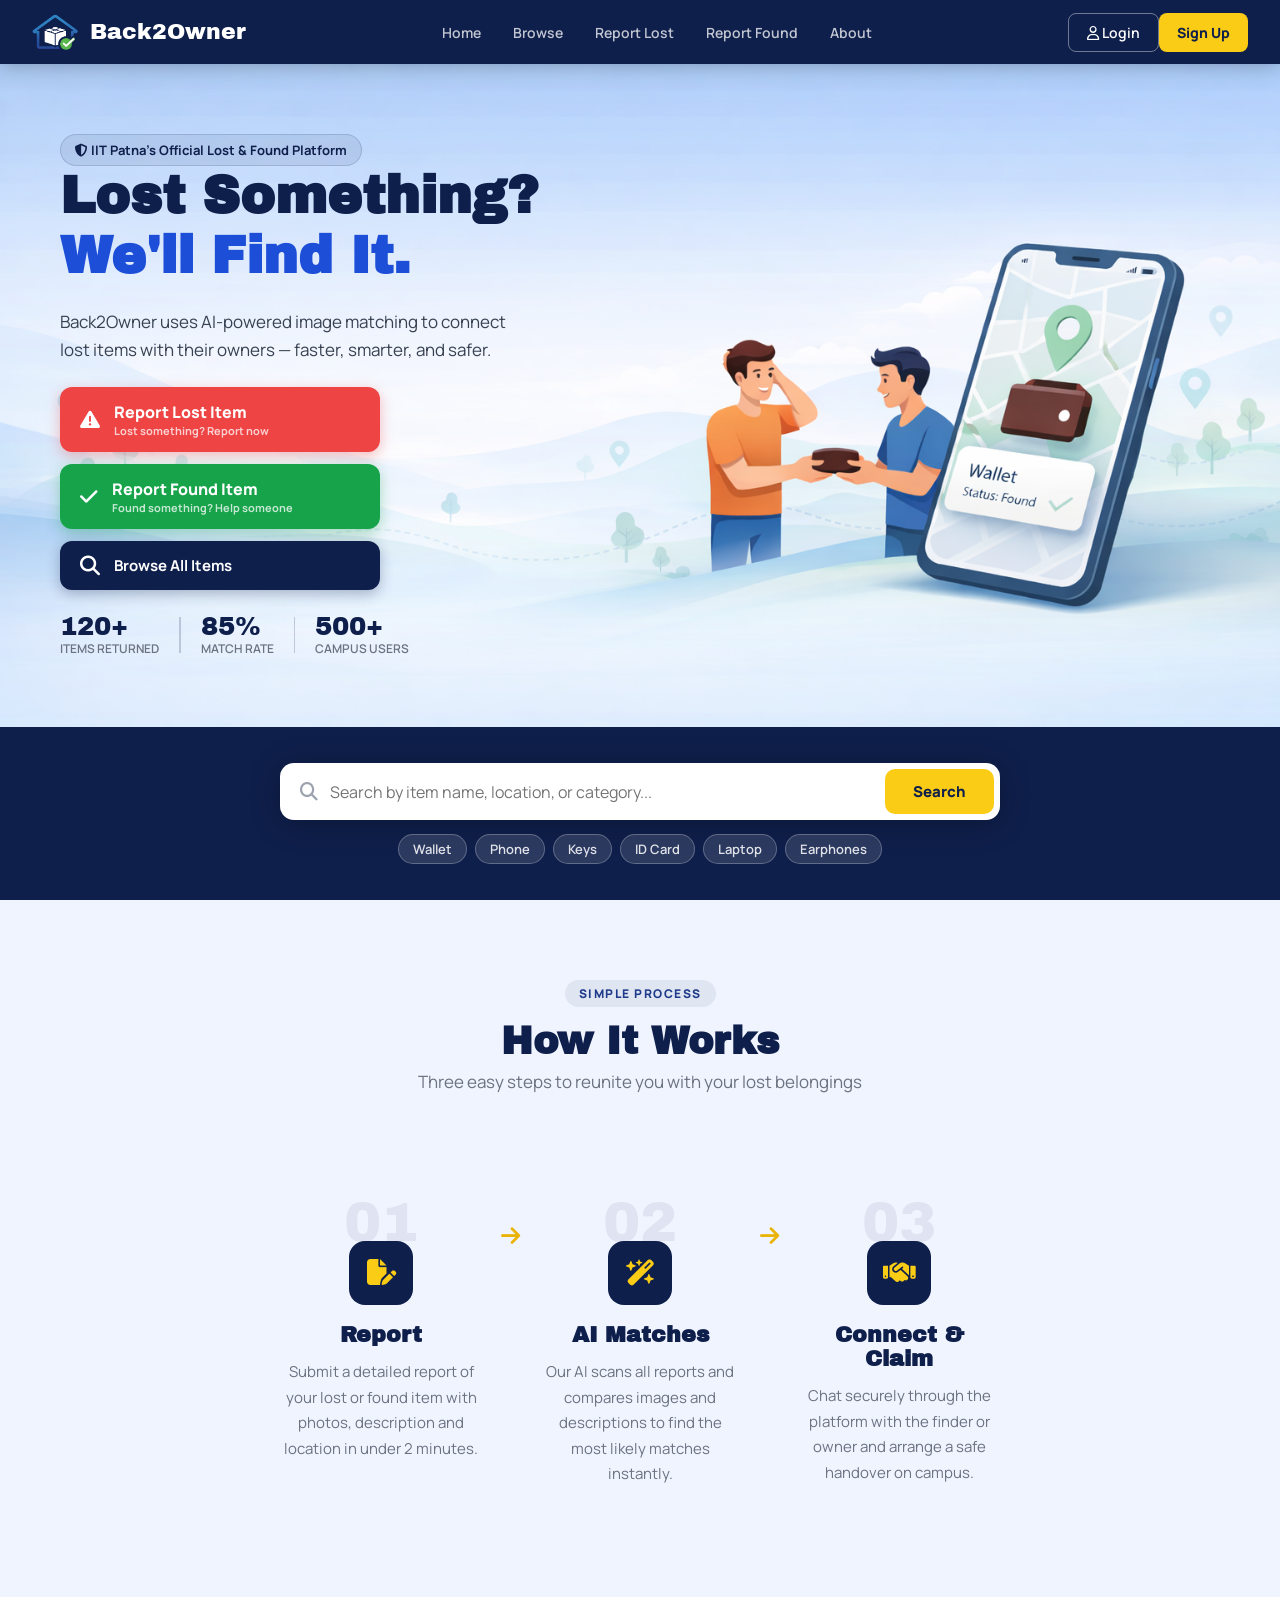
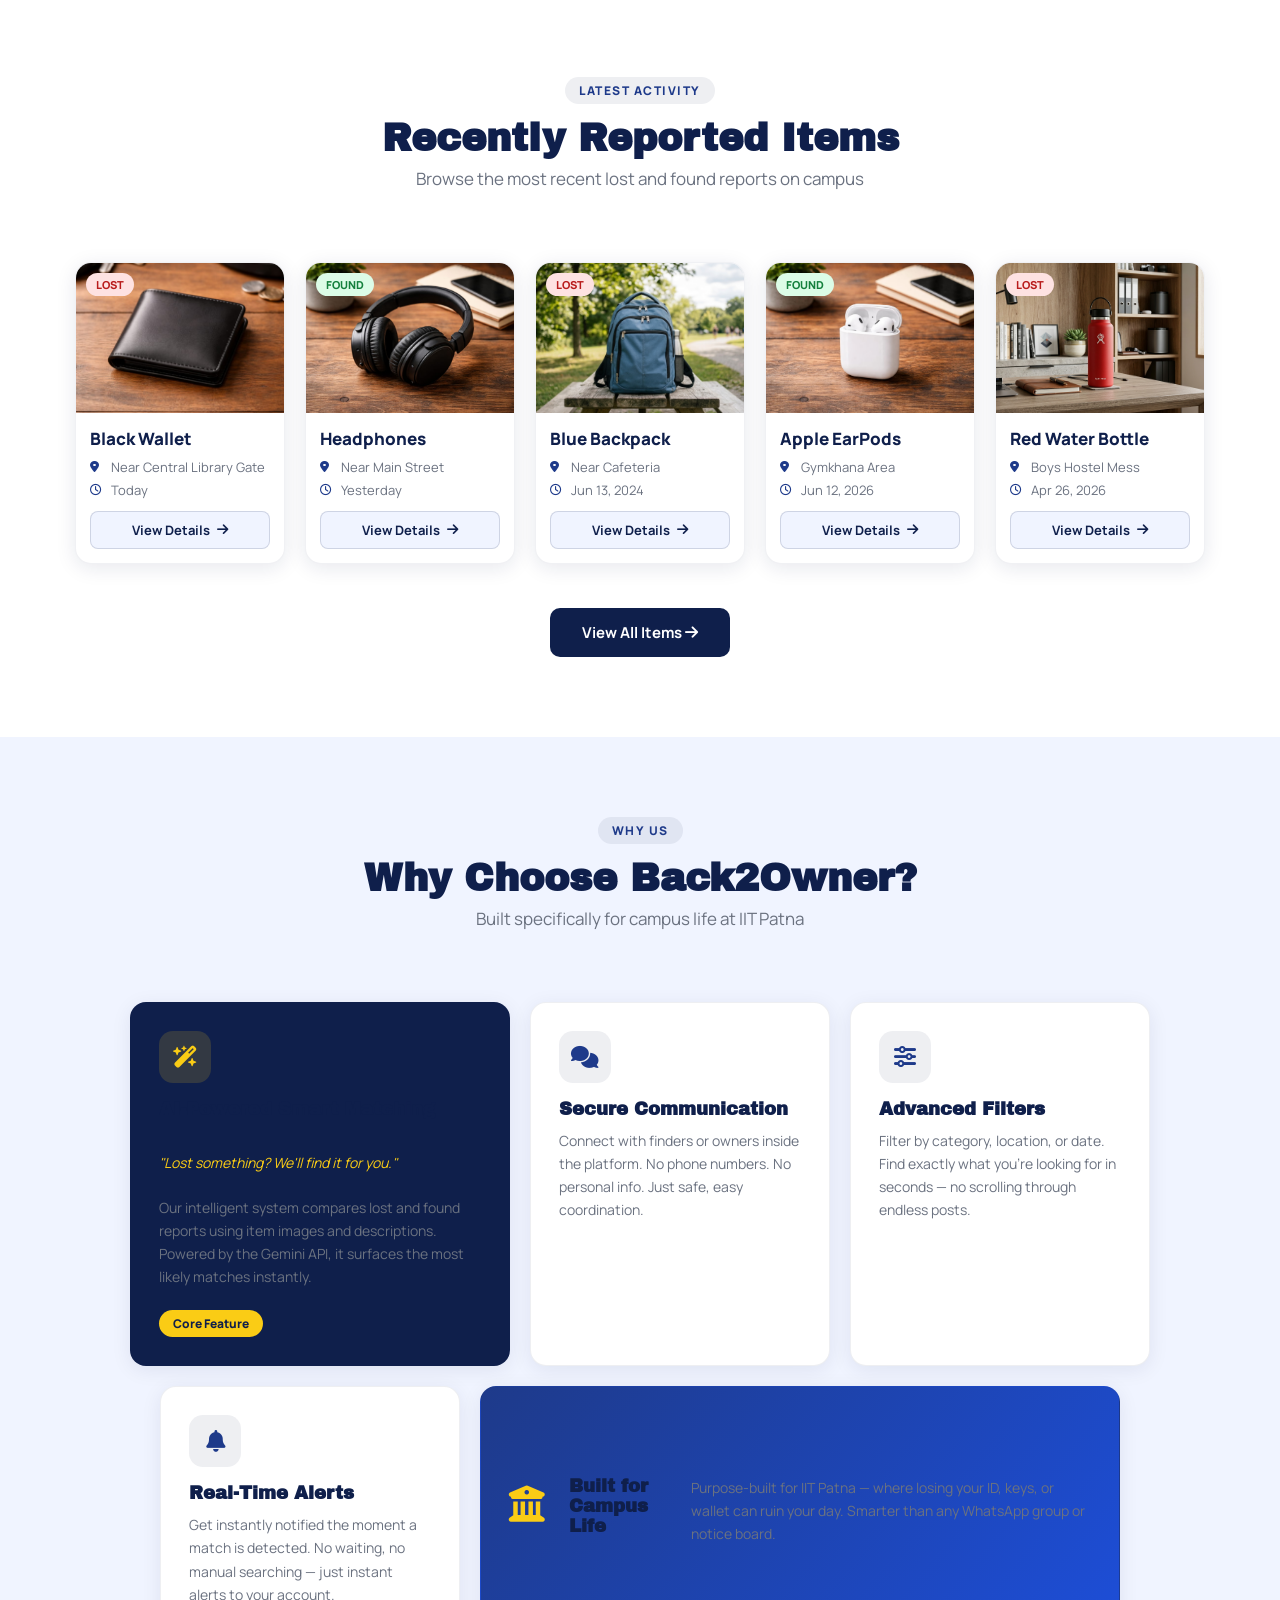
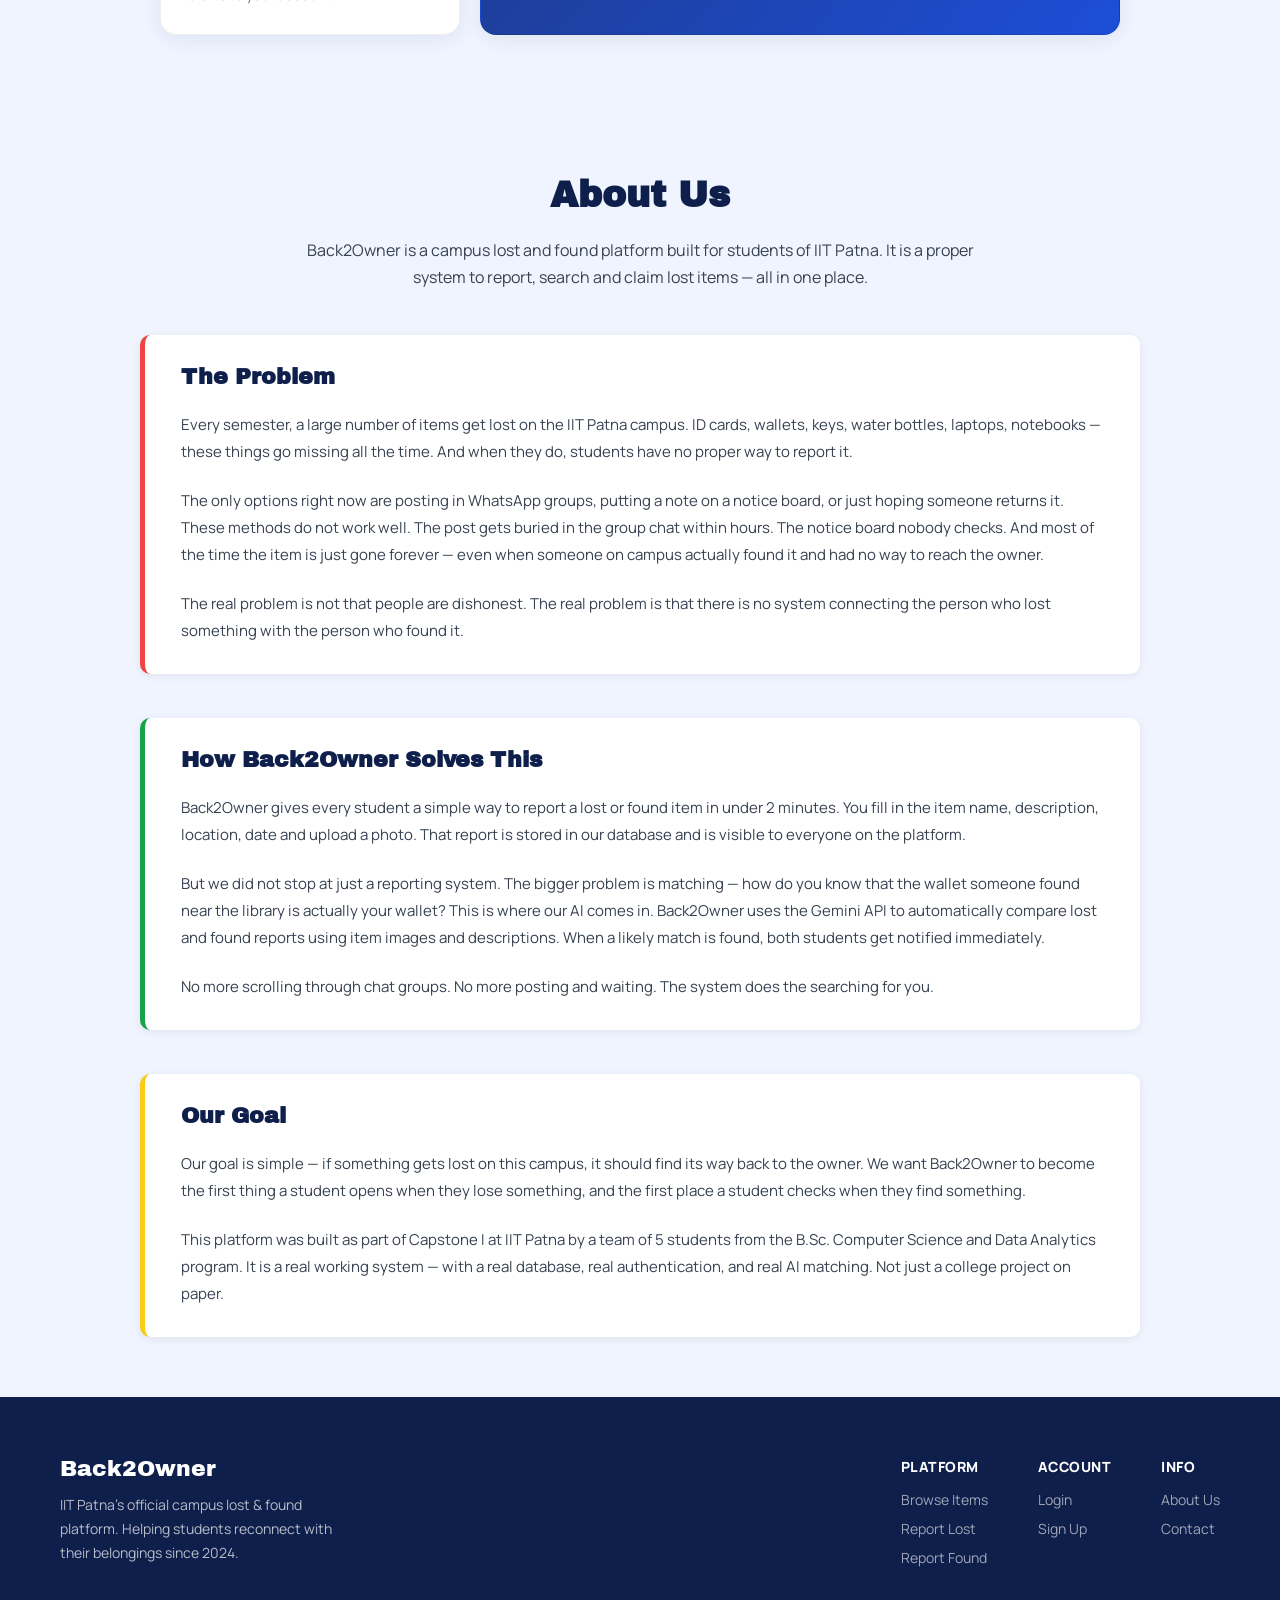
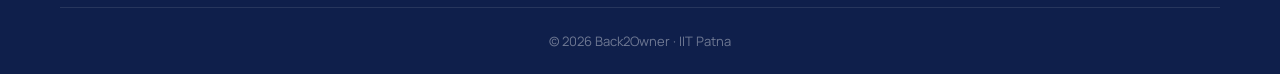
<file: index.html>
<!DOCTYPE html>
<html lang="en">
<head>
    <meta charset="UTF-8">
    <meta name="viewport" content="width=device-width, initial-scale=1.0">
    <title>Back2Owner - Campus Lost & Found</title>
    <link rel="stylesheet" href="style.css">
    <link rel="stylesheet" href="responsive.css">
    <link href="https://fonts.googleapis.com/css2?family=Archivo+Black&family=Manrope:wght@400;600;700;800&display=swap" rel="stylesheet">
    <link rel="stylesheet" href="https://cdnjs.cloudflare.com/ajax/libs/font-awesome/6.5.0/css/all.min.css">
</head>
<body>

    <!-- navbar -->
    <nav id="navbar">
        <div id="nav-left">
            <img src="logo_only.svg" id="logo">
            <span id="brand-name">Back2Owner</span>
        </div>

        <div id="nav-links">
            <a href="index.html" class="nav-link">Home</a>
            <a href="browseitem.html" class="nav-link">Browse</a>
            <a href="report-lost.html" class="nav-link">Report Lost</a>
            <a href="report-found.html" class="nav-link">Report Found</a>
            <a href="#about-us" class="nav-link">About</a>
        </div>

        <!-- shown when user is NOT logged in -->
        <div id="nav-right-logout">
             <button id="login-btn"><i class="fa-regular fa-user"></i> Login</button>
             <button id="signup-btn">Sign Up</button>
        </div>

        <!-- shown when user IS logged in -->
        <div id="nav-right-login" style="display:none;">
             <span id="nav-username" style="color:white; font-weight:700; margin-right:10px;"></span>
             <button id="dashboard-btn">My Dashboard</button>
             <button id="logout-btn">Logout</button>
        </div>
    </nav>

    <!-- hero section -->
    <div id="hero-section">
        <div class="hero-content">

            <div class="hero-badge">
                <i class="fa-solid fa-shield-halved"></i>
                IIT Patna's Official Lost & Found Platform
            </div>

            <br>
            <h1>Lost Something? <br><span class="blue-text">We'll Find It.</span></h1>
            <br>

            <p class="hero-desc">
                Back2Owner uses AI-powered image matching to connect lost items with their owners — faster, smarter, and safer.
            </p>
            <br>

            <div id="buttons">
                <button id="lost">
                    <i class="fa-solid fa-triangle-exclamation btn-icon"></i>
                    <span class="btn-text">
                        <span class="btn-main">Report Lost Item</span>
                        <span class="btn-sub">Lost something? Report now</span>
                    </span>
                </button>

                <button id="found">
                    <i class="fa-solid fa-check btn-icon"></i>
                    <span class="btn-text">
                        <span class="btn-main">Report Found Item</span>
                        <span class="btn-sub">Found something? Help someone</span>
                    </span>
                </button>

                <button id="browse">
                    <i class="fa-solid fa-magnifying-glass btn-icon"></i>
                    Browse All Items
                </button>
            </div>
            <br>

            <!-- small stats row -->
            <div class="hero-stats">
                <div class="stat-box">
                    <span class="stat-num">120+</span>
                    <span class="stat-label">Items Returned</span>
                </div>
                <div class="stat-divider"></div>
                <div class="stat-box">
                    <span class="stat-num">85%</span>
                    <span class="stat-label">Match Rate</span>
                </div>
                <div class="stat-divider"></div>
                <div class="stat-box">
                    <span class="stat-num">500+</span>
                    <span class="stat-label">Campus Users</span>
                </div>
            </div>

        </div>
    </div>

    <!-- search bar -->
    <div id="search-section">
        <div id="Search-bar">
            <div class="search-inner">
                <i class="fa-solid fa-magnifying-glass" style="color: #9ca3af; font-size: 18px;"></i>
                <input type="text" id="searchInput" placeholder="Search by item name, location, or category...">
                <button id="searchBtn">Search</button>
            </div>

            <!-- quick search tags -->
            <div class="search-tags">
                <span class="search-tag" onclick="quickSearch('wallet')">Wallet</span>
                <span class="search-tag" onclick="quickSearch('phone')">Phone</span>
                <span class="search-tag" onclick="quickSearch('keys')">Keys</span>
                <span class="search-tag" onclick="quickSearch('id card')">ID Card</span>
                <span class="search-tag" onclick="quickSearch('laptop')">Laptop</span>
                <span class="search-tag" onclick="quickSearch('earphones')">Earphones</span>
            </div>
        </div>
    </div>

    <!-- how it works -->
    <section id="work-flow">
        <div class="section-label">Simple Process</div>
        <h2>How It Works</h2>
        <p class="section-sub">Three easy steps to reunite you with your lost belongings</p>
        <br>

        <div id="steps">

            <div class="step" id="step-1">
                <div class="step-number">01</div>
                <div class="step-icon">
                    <i class="fa-solid fa-file-pen"></i>
                </div>
                <h3>Report</h3>
                <p>Submit a detailed report of your lost or found item with photos, description and location in under 2 minutes.</p>
            </div>

            <div class="step-arrow">
                <i class="fa-solid fa-arrow-right"></i>
            </div>

            <div class="step" id="step-2">
                <div class="step-number">02</div>
                <div class="step-icon">
                    <i class="fa-solid fa-wand-magic-sparkles"></i>
                </div>
                <h3>AI Matches</h3>
                <p>Our AI scans all reports and compares images and descriptions to find the most likely matches instantly.</p>
            </div>

            <div class="step-arrow">
                <i class="fa-solid fa-arrow-right"></i>
            </div>

            <div class="step" id="step-3">
                <div class="step-number">03</div>
                <div class="step-icon">
                    <i class="fa-solid fa-handshake"></i>
                </div>
                <h3>Connect & Claim</h3>
                <p>Chat securely through the platform with the finder or owner and arrange a safe handover on campus.</p>
            </div>

        </div>
    </section>

    <!-- recently reported items -->
    <section id="recent-posts">
        <div class="section-label">Latest Activity</div>
        <h2>Recently Reported Items</h2>
        <p class="section-sub">Browse the most recent lost and found reports on campus</p>
        <br>

        <div id="items">

            <div class="item-card">
                <div class="item-status lost-tag">Lost</div>
                <img src="wallet.jpeg" class="item_image">
                <div class="item-body">
                    <h3 class="item-name">Black Wallet</h3>
                    <p class="details"><i class="fa-solid fa-location-dot"></i> Near Central Library Gate</p>
                    <p class="details"><i class="fa-regular fa-clock"></i> Today</p>
                    <button class="view-btn" id="viewBtn1">View Details <i class="fa-solid fa-arrow-right"></i></button>
                </div>
            </div>

            <div class="item-card">
                <div class="item-status found-tag">Found</div>
                <img src="headphone.jpeg" class="item_image">
                <div class="item-body">
                    <h3 class="item-name">Headphones</h3>
                    <p class="details"><i class="fa-solid fa-location-dot"></i> Near Main Street</p>
                    <p class="details"><i class="fa-regular fa-clock"></i> Yesterday</p>
                    <button class="view-btn" id="viewBtn2">View Details <i class="fa-solid fa-arrow-right"></i></button>
                </div>
            </div>

            <div class="item-card">
                <div class="item-status lost-tag">Lost</div>
                <img src="backpack.png" class="item_image">
                <div class="item-body">
                    <h3 class="item-name">Blue Backpack</h3>
                    <p class="details"><i class="fa-solid fa-location-dot"></i> Near Cafeteria</p>
                    <p class="details"><i class="fa-regular fa-clock"></i> Jun 13, 2024</p>
                    <button class="view-btn" id="viewBtn3">View Details <i class="fa-solid fa-arrow-right"></i></button>
                </div>
            </div>

            <div class="item-card">
                <div class="item-status found-tag">Found</div>
                <img src="earpods.jpeg" class="item_image">
                <div class="item-body">
                    <h3 class="item-name">Apple EarPods</h3>
                    <p class="details"><i class="fa-solid fa-location-dot"></i> Gymkhana Area</p>
                    <p class="details"><i class="fa-regular fa-clock"></i> Jun 12, 2026</p>
                    <button class="view-btn" id="viewBtn4">View Details <i class="fa-solid fa-arrow-right"></i></button>
                </div>
            </div>

            <div class="item-card">
                <div class="item-status lost-tag">Lost</div>
                <img src="water-bottle.png" class="item_image">
                <div class="item-body">
                    <h3 class="item-name">Red Water Bottle</h3>
                    <p class="details"><i class="fa-solid fa-location-dot"></i> Boys Hostel Mess</p>
                    <p class="details"><i class="fa-regular fa-clock"></i> Apr 26, 2026</p>
                    <button class="view-btn" id="viewBtn5">View Details <i class="fa-solid fa-arrow-right"></i></button>
                </div>
            </div>

        </div>
        <br><br>

        <div style="text-align: center;">
            <button id="browse-all-btn">View All Items <i class="fa-solid fa-arrow-right"></i></button>
        </div>
    </section>

    <!-- features section -->
    <section id="features">
        <div class="section-label">Why Us</div>
        <h2>Why Choose Back2Owner?</h2>
        <p class="section-sub">Built specifically for campus life at IIT Patna</p>
        <br>

        <div id="features-list">

            <div class="feature-card dark-card">
                <div class="feature-icon-wrap">
                    <i class="fa-solid fa-wand-magic-sparkles"></i>
                </div>
                <h3>AI-Powered Smart Matching</h3>
                <br>
                <p class="feature-quote">"Lost something? We'll find it for you."</p>
                <br>
                <p>Our intelligent system compares lost and found reports using item images and descriptions. Powered by the Gemini API, it surfaces the most likely matches instantly.</p>
                <br>
                <span class="feature-badge">Core Feature</span>
            </div>

            <div class="feature-card">
                <div class="feature-icon-wrap light-icon">
                    <i class="fa-solid fa-comments"></i>
                </div>
                <h3>Secure Communication</h3>
                <p>Connect with finders or owners inside the platform. No phone numbers. No personal info. Just safe, easy coordination.</p>
            </div>

            <div class="feature-card">
                <div class="feature-icon-wrap light-icon">
                    <i class="fa-solid fa-sliders"></i>
                </div>
                <h3>Advanced Filters</h3>
                <p>Filter by category, location, or date. Find exactly what you're looking for in seconds — no scrolling through endless posts.</p>
            </div>

            <div class="feature-card">
                <div class="feature-icon-wrap light-icon">
                    <i class="fa-solid fa-bell"></i>
                </div>
                <h3>Real-Time Alerts</h3>
                <p>Get instantly notified the moment a match is detected. No waiting, no manual searching — just instant alerts to your account.</p>
            </div>

            <div class="feature-card blue-card">
                <i class="fa-solid fa-building-columns" style="font-size: 36px; color: #facc15; margin-bottom: 14px;"></i>
                <h3>Built for Campus Life</h3>
                <p>Purpose-built for IIT Patna — where losing your ID, keys, or wallet can ruin your day. Smarter than any WhatsApp group or notice board.</p>
            </div>

        </div>
    </section>


    <!-- about page section -->
<section id="about-us">

    <h2>About Us</h2>
    <br>
    <p id="about-top-para">Back2Owner is a campus lost and found platform built for students of IIT Patna. It is a proper system to report, search and claim lost items — all in one place.</p>
    <br><br>

    <!-- first box - the problem -->
    <div id="box1">
        <h3>The Problem</h3>
        <br>
        <p>Every semester, a large number of items get lost on the IIT Patna campus. ID cards, wallets, keys, water bottles, laptops, notebooks — these things go missing all the time. And when they do, students have no proper way to report it.</p>
        <br>
        <p>The only options right now are posting in WhatsApp groups, putting a note on a notice board, or just hoping someone returns it. These methods do not work well. The post gets buried in the group chat within hours. The notice board nobody checks. And most of the time the item is just gone forever — even when someone on campus actually found it and had no way to reach the owner.</p>
        <br>
        <p>The real problem is not that people are dishonest. The real problem is that there is no system connecting the person who lost something with the person who found it.</p>
    </div>

    <br><br>

    <!-- second box - our solution -->
    <div id="box2">
        <h3>How Back2Owner Solves This</h3>
        <br>
        <p>Back2Owner gives every student a simple way to report a lost or found item in under 2 minutes. You fill in the item name, description, location, date and upload a photo. That report is stored in our database and is visible to everyone on the platform.</p>
        <br>
        <p>But we did not stop at just a reporting system. The bigger problem is matching — how do you know that the wallet someone found near the library is actually your wallet? This is where our AI comes in. Back2Owner uses the Gemini API to automatically compare lost and found reports using item images and descriptions. When a likely match is found, both students get notified immediately.</p>
        <br>
        <p>No more scrolling through chat groups. No more posting and waiting. The system does the searching for you.</p>
    </div>

    <br><br>

    <!-- third box -->
    <div id="box3">
        <h3>Our Goal</h3>
        <br>
        <p>Our goal is simple — if something gets lost on this campus, it should find its way back to the owner. We want Back2Owner to become the first thing a student opens when they lose something, and the first place a student checks when they find something.</p>
        <br>
        <p>This platform was built as part of Capstone I at IIT Patna by a team of 5 students from the B.Sc. Computer Science and Data Analytics program. It is a real working system — with a real database, real authentication, and real AI matching. Not just a college project on paper.</p>
    </div>

</section>


    
    <!-- footer -->
    <footer id="footer">
        <div class="footer-top">
            <div class="footer-brand">
                <span class="footer-logo">Back2Owner</span>
                <p>IIT Patna's official campus lost & found platform. Helping students reconnect with their belongings since 2024.</p>
            </div>
            <div class="footer-links">
                <div class="footer-col">
                    <h4>Platform</h4>
                    <a href="browseitem.html">Browse Items</a>
                    <a href="report-lost.html">Report Lost</a>
                    <a href="report-found.html">Report Found</a>
                </div>
                <div class="footer-col">
                    <h4>Account</h4>
                    <a href="login-signup.html">Login</a>
                    <a href="login-signup.html#signup">Sign Up</a>
                </div>
                <div class="footer-col">
                    <h4>Info</h4>
                    <a href="#about-us">About Us</a>
                    <a href="#" id="footer-contact-link">Contact</a>
                </div>
            </div>
        </div>
        <div class="footer-bottom">
            <p>© 2026 Back2Owner · IIT Patna </p>
        </div>
    </footer>

    <!-- logout popup -->
<div id="logout-modal" style="display:none;">
    <div id="logout-box">
        <h2><i class="fa-solid fa-right-from-bracket"></i> Logout</h2>
        <p>Are you sure you want to logout?</p>
        <div id="logout-btns">
            <button id="confirm-logout-btn">Yes, Logout</button>
            <button id="cancel-logout-btn">Cancel</button>
        </div>
    </div>
</div>

 <!-- contact modal -->
<div id="contact-modal" style="display:none;">
    <div id="contact-box">
        <h2><i class="fa-solid fa-envelope"></i> Contact Admin</h2>
        <p>Having an issue? We'll get back to you shortly.</p>
        <select id="contact-subject">
            <option value="">Select a subject</option>
            <option value="not-resolved">My item is not resolved</option>
            <option value="report-user">Report a user</option>
            <option value="technical">Technical issue</option>
            <option value="suggestion">Suggestion</option>
            <option value="other">Other</option>
        </select>
        <input type="text" id="contact-name" placeholder="Your Name">
        <input type="text" id="contact-email" placeholder="Your Email">
        <textarea id="contact-message" placeholder="Describe your issue..."></textarea>
        <div id="contact-btns">
            <button id="contact-submit-btn">Send Message</button>
            <button id="contact-cancel-btn">Cancel</button>
        </div>
    </div>
</div>
<script src="script.js"></script>
<script src="contact-modal.js"></script>
<script src="responsive.js"></script> 
</body>
</html>
</file>
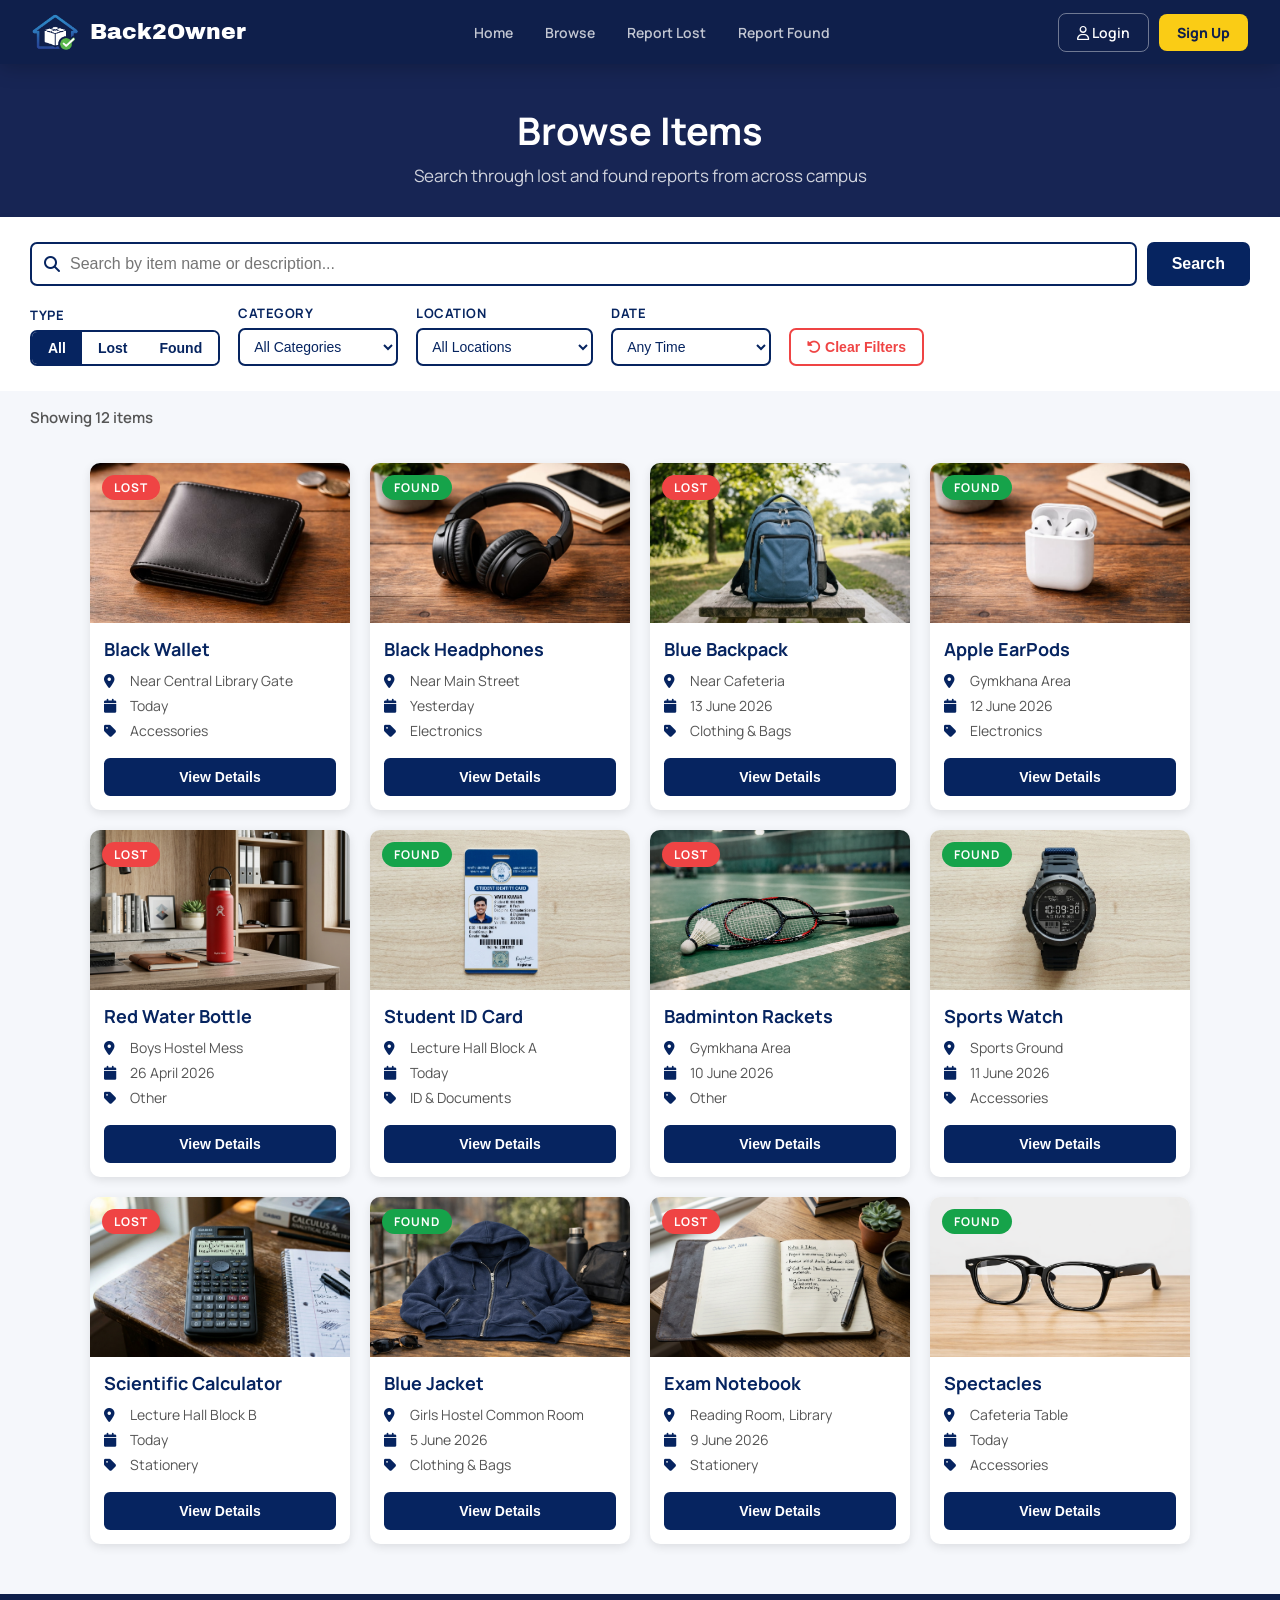
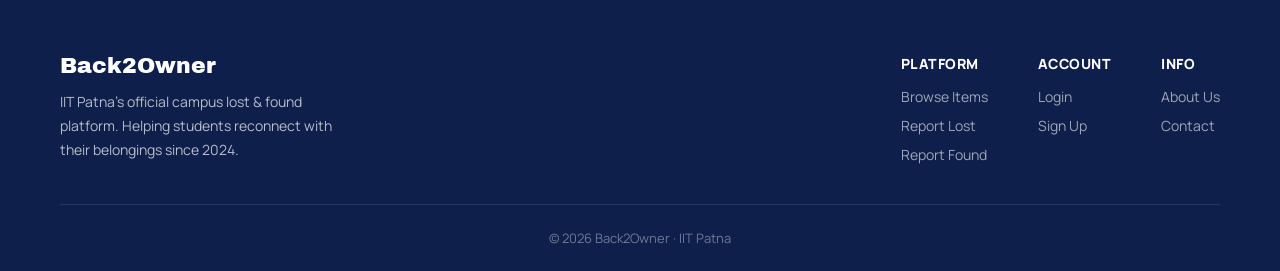
<file: browseitem.html>
<!DOCTYPE html>
<html lang="en">
<head>
    <meta charset="UTF-8">
    <meta name="viewport" content="width=device-width, initial-scale=1.0">
    <title>Browse Items - Back2Owner</title>
    <link rel="stylesheet" href="browseitem.css">
    <link rel="stylesheet" href="responsive.css">
    <link rel="stylesheet" href="https://cdnjs.cloudflare.com/ajax/libs/font-awesome/6.5.0/css/all.min.css">
    <link href="https://fonts.googleapis.com/css2?family=Archivo+Black&family=Manrope:wght@400;600;700;800&display=swap" rel="stylesheet">
</head>
<body>

    <nav id="navbar">
        <div id="nav-left">
            <img src="logo_only.svg" id="logo">
            <span id="brand-name">Back2Owner</span>
        </div>

        <div id="nav-links">
            <a href="index.html" class="nav-link">Home</a>
            <a href="browseitem.html" class="nav-link">Browse</a>
            <a href="report-lost.html" class="nav-link">Report Lost</a>
            <a href="report-found.html" class="nav-link">Report Found</a>
            
        </div>

        <!-- shown when user is NOT logged in -->
        <div id="nav-right-logged-out">
             <button id="login-btn"><i class="fa-regular fa-user"></i> Login</button>
             <button id="signup-btn">Sign Up</button>
        </div>

         <!-- shown when user IS logged in  -->
        <div id="nav-right-login" style="display:none;">
             <span id="nav-username" ></span>
             <button id="dashboard-btn">My Dashboard</button>
             <button id="logout-btn">Logout</button>
        </div>
    </nav> 

  
    
    <!-- Page Header -->
    <div id="page-header">
        <h1>Browse Items</h1>
        <p>Search through lost and found reports from across campus</p>
    </div>
 
    <!-- Search + Filter Bar -->
    <div id="filter-section">
 
        <!-- Search Input -->
        <div id="search-row">
            <div id="search-box">
                <i class="fa-solid fa-magnifying-glass"></i>
                <input type="text" id="search-input" placeholder="Search by item name or description...">
            </div>
            <button id="search-btn">Search</button>
        </div>
 
        <!-- Filters Row -->
        <div id="filters-row">
 
            <!-- Lost / Found Toggle -->
            <div class="filter-group">
                <label class="filter-label">Type</label>
                <div id="type-toggle">
                    <button class="toggle-btn active" data-type="all">All</button>
                    <button class="toggle-btn lost-btn" data-type="lost">Lost</button>
                    <button class="toggle-btn found-btn" data-type="found">Found</button>
                </div>
            </div>
 
            <!-- Category Filter -->
            <div class="filter-group">
                <label class="filter-label">Category</label>
                <select id="category-filter" class="filter-select">
                    <option value="all">All Categories</option>
                    <option value="electronics">Electronics</option>
                    <option value="clothing">Clothing & Bags</option>
                    <option value="documents">ID & Documents</option>
                    <option value="accessories">Accessories</option>
                    <option value="stationery">Stationery</option>
                    <option value="other">Other</option>
                </select>
            </div>
 
            <!-- Location Filter -->
            <div class="filter-group">
                <label class="filter-label">Location</label>
                <select id="location-filter" class="filter-select">
                    <option value="all">All Locations</option>
                    <option value="library">Library</option>
                    <option value="cafeteria">Cafeteria</option>
                    <option value="hostel">Hostel</option>
                    <option value="gymkhana">Gymkhana</option>
                    <option value="lecture-hall">Lecture Hall</option>
                    <option value="lab">Labs</option>
                    <option value="ground">Ground / Sports Area</option>
                </select>
            </div>
 
            <!-- Date Filter -->
            <div class="filter-group">
                <label class="filter-label">Date</label>
                <select id="date-filter" class="filter-select">
                    <option value="all">Any Time</option>
                    <option value="today">Today</option>
                    <option value="week">This Week</option>
                    <option value="month">This Month</option>
                </select>
            </div>
 
            <!-- Clear Filters -->
            <button id="clear-filters-btn">
                <i class="fa-solid fa-rotate-left"></i> Clear Filters
            </button>
 
        </div>
    </div>
 
    <!-- Results Count -->
    <div id="results-info">
        <span id="results-count">Showing 12 items</span>
    </div>
 
    <!-- Items Grid -->
    <div id="items-grid">
 
        <div class="item-card" data-id="1" data-type="lost" data-category="accessories" data-location="library" data-date="today">
            <div class="badge lost-badge">LOST</div>
            <img src="wallet.jpeg" alt="Black Wallet" class="card-img">
            <div class="card-body">
                <h3 class="card-title">Black Wallet</h3>
                <p class="card-detail"><i class="fa-solid fa-location-dot"></i> Near Central Library Gate</p>
                <p class="card-detail"><i class="fa-solid fa-calendar"></i> Today</p>
                <p class="card-detail"><i class="fa-solid fa-tag"></i> Accessories</p>
                <button class="view-btn">View Details</button>
            </div>
        </div>
 
        <div class="item-card" data-id="2" data-type="found" data-category="electronics" data-location="library" data-date="today">
            <div class="badge found-badge">FOUND</div>
            <img src="headphone.jpeg" alt="Headphone" class="card-img">
            <div class="card-body">
                <h3 class="card-title">Black Headphones</h3>
                <p class="card-detail"><i class="fa-solid fa-location-dot"></i> Near Main Street</p>
                <p class="card-detail"><i class="fa-solid fa-calendar"></i> Yesterday</p>
                <p class="card-detail"><i class="fa-solid fa-tag"></i> Electronics</p>
                <button class="view-btn">View Details</button>
            </div>
        </div>
 
        <div class="item-card" data-id="3" data-type="lost" data-category="clothing" data-location="cafeteria" data-date="week">
            <div class="badge lost-badge">LOST</div>
            <img src="backpack.png" alt="Blue Backpack" class="card-img">
            <div class="card-body">
                <h3 class="card-title">Blue Backpack</h3>
                <p class="card-detail"><i class="fa-solid fa-location-dot"></i> Near Cafeteria</p>
                <p class="card-detail"><i class="fa-solid fa-calendar"></i> 13 June 2026</p>
                <p class="card-detail"><i class="fa-solid fa-tag"></i> Clothing & Bags</p>
                <button class="view-btn">View Details</button>
            </div>
        </div>
 
        <div class="item-card" data-id="4" data-type="found" data-category="electronics" data-location="gymkhana" data-date="week">
            <div class="badge found-badge">FOUND</div>
            <img src="earpods.jpeg" alt="Apple Earpods" class="card-img">
            <div class="card-body">
                <h3 class="card-title">Apple EarPods</h3>
                <p class="card-detail"><i class="fa-solid fa-location-dot"></i> Gymkhana Area</p>
                <p class="card-detail"><i class="fa-solid fa-calendar"></i> 12 June 2026</p>
                <p class="card-detail"><i class="fa-solid fa-tag"></i> Electronics</p>
                <button class="view-btn">View Details</button>
            </div>
        </div>
 
        <div class="item-card" data-id="5" data-type="lost" data-category="other" data-location="hostel" data-date="month">
            <div class="badge lost-badge">LOST</div>
            <img src="water-bottle.png" alt="Red Water Bottle" class="card-img">
            <div class="card-body">
                <h3 class="card-title">Red Water Bottle</h3>
                <p class="card-detail"><i class="fa-solid fa-location-dot"></i> Boys Hostel Mess</p>
                <p class="card-detail"><i class="fa-solid fa-calendar"></i> 26 April 2026</p>
                <p class="card-detail"><i class="fa-solid fa-tag"></i> Other</p>
                <button class="view-btn">View Details</button>
            </div>
        </div>
 
        <div class="item-card" data-id="6" data-type="found" data-category="documents" data-location="lecture-hall" data-date="today">
            <div class="badge found-badge">FOUND</div>
            <img src="id-card.png" alt="Student ID Card" class="card-img">
            <div class="card-body">
                <h3 class="card-title">Student ID Card</h3>
                <p class="card-detail"><i class="fa-solid fa-location-dot"></i> Lecture Hall Block A</p>
                <p class="card-detail"><i class="fa-solid fa-calendar"></i> Today</p>
                <p class="card-detail"><i class="fa-solid fa-tag"></i> ID & Documents</p>
                <button class="view-btn">View Details</button>
            </div>
        </div>
 
        <div class="item-card" data-id="7" data-type="lost" data-category="electronics" data-location="lab" data-date="week">
            <div class="badge lost-badge">LOST</div>
            <img src="rackets.png" alt="Badminton Rackets" class="card-img">
            <div class="card-body">
                <h3 class="card-title">Badminton Rackets</h3>
                <p class="card-detail"><i class="fa-solid fa-location-dot"></i> Gymkhana Area</p>
                <p class="card-detail"><i class="fa-solid fa-calendar"></i> 10 June 2026</p>
                <p class="card-detail"><i class="fa-solid fa-tag"></i> Other</p>
                <button class="view-btn">View Details</button>
            </div>
        </div>
 
        <div class="item-card" data-id="8" data-type="found" data-category="accessories" data-location="ground" data-date="week">
            <div class="badge found-badge">FOUND</div>
            <img src="sportswatch.png" alt="Sports Watch" class="card-img">
            <div class="card-body">
                <h3 class="card-title">Sports Watch</h3>
                <p class="card-detail"><i class="fa-solid fa-location-dot"></i> Sports Ground</p>
                <p class="card-detail"><i class="fa-solid fa-calendar"></i> 11 June 2026</p>
                <p class="card-detail"><i class="fa-solid fa-tag"></i> Accessories</p>
                <button class="view-btn">View Details</button>
            </div>
        </div>
 
        <div class="item-card" data-id="9" data-type="lost" data-category="stationery" data-location="lecture-hall" data-date="today">
            <div class="badge lost-badge">LOST</div>
            <img src="scientific-calc.png" alt="Scientific Calculator" class="card-img">
            <div class="card-body">
                <h3 class="card-title">Scientific Calculator</h3>
                <p class="card-detail"><i class="fa-solid fa-location-dot"></i> Lecture Hall Block B</p>
                <p class="card-detail"><i class="fa-solid fa-calendar"></i> Today</p>
                <p class="card-detail"><i class="fa-solid fa-tag"></i> Stationery</p>
                <button class="view-btn">View Details</button>
            </div>
        </div>
 
        <div class="item-card" data-id="10" data-type="found" data-category="clothing" data-location="hostel" data-date="month">
            <div class="badge found-badge">FOUND</div>
            <img src="blue-jacket.png" alt="Grey Jacket" class="card-img">
            <div class="card-body">
                <h3 class="card-title">Blue Jacket</h3>
                <p class="card-detail"><i class="fa-solid fa-location-dot"></i> Girls Hostel Common Room</p>
                <p class="card-detail"><i class="fa-solid fa-calendar"></i> 5 June 2026</p>
                <p class="card-detail"><i class="fa-solid fa-tag"></i> Clothing & Bags</p>
                <button class="view-btn">View Details</button>
            </div>
        </div>
 
        <div class="item-card" data-id="11" data-type="lost" data-category="documents" data-location="library" data-date="week">
            <div class="badge lost-badge">LOST</div>
            <img src="notebook.png" alt="Notebook" class="card-img">
            <div class="card-body">
                <h3 class="card-title">Exam Notebook</h3>
                <p class="card-detail"><i class="fa-solid fa-location-dot"></i> Reading Room, Library</p>
                <p class="card-detail"><i class="fa-solid fa-calendar"></i> 9 June 2026</p>
                <p class="card-detail"><i class="fa-solid fa-tag"></i> Stationery</p>
                <button class="view-btn">View Details</button>
            </div>
        </div>
 
        <div class="item-card" data-id="12" data-type="found" data-category="accessories" data-location="cafeteria" data-date="today">
            <div class="badge found-badge">FOUND</div>
            <img src="specs.png" alt="Spectacles" class="card-img">
            <div class="card-body">
                <h3 class="card-title">Spectacles</h3>
                <p class="card-detail"><i class="fa-solid fa-location-dot"></i> Cafeteria Table</p>
                <p class="card-detail"><i class="fa-solid fa-calendar"></i> Today</p>
                <p class="card-detail"><i class="fa-solid fa-tag"></i> Accessories</p>
                <button class="view-btn">View Details</button>
            </div>
        </div>
 
    </div>
 
    <!-- No Results Message (hidden by default) -->
    <div id="no-results" style="display:none;">
        <i class="fa-solid fa-box-open"></i>
        <p>No items found matching your filters.</p>
        <button id="reset-btn">Clear Filters</button>
    </div>

    <!-- footer -->
    <footer id="footer">
        <div class="footer-top">
            <div class="footer-brand">
                <span class="footer-logo">Back2Owner</span>
                <p>IIT Patna's official campus lost & found platform. Helping students reconnect with their belongings since 2024.</p>
            </div>
            <div class="footer-links">
                <div class="footer-col">
                    <h4>Platform</h4>
                    <a href="browseitem.html">Browse Items</a>
                    <a href="report-lost.html">Report Lost</a>
                    <a href="report-found.html">Report Found</a>
                </div>
                <div class="footer-col">
                    <h4>Account</h4>
                    <a href="login-signup.html">Login</a>
                    <a href="login-signup.html#signup">Sign Up</a>
                </div>
                <div class="footer-col">
                    <h4>Info</h4>
                    <a href="about.html">About Us</a>
                    <a href="#" id="footer-contact-link">Contact</a>
                </div>
            </div>
        </div>
        <div class="footer-bottom">
            <p>© 2026 Back2Owner · IIT Patna </p>
        </div>
    </footer>
 
    <!-- logout confirm popup -->

    <div id="logout-modal" style="display:none;">
        <div id="logout-box">
            <h2><i class="fa-solid fa-right-from-bracket"></i> Logout</h2>
            <p>Are you sure you want to logout?</p>
            <div id="logout-btns">
                <button id="confirm-logout-btn">Yes, Logout</button>
                <button id="cancel-logout-btn">Cancel</button>
            </div>
        </div>
    </div>
    
    <!-- contact modal popup -->
    <div id="contact-modal" style="display:none;">
    <div id="contact-box">
        <h2><i class="fa-solid fa-envelope"></i> Contact Admin</h2>
        <p>Having an issue? We'll get back to you shortly.</p>
        <select id="contact-subject">
            <option value="">Select a subject</option>
            <option value="not-resolved">My item is not resolved</option>
            <option value="report-user">Report a user</option>
            <option value="technical">Technical issue</option>
            <option value="suggestion">Suggestion</option>
            <option value="other">Other</option>
        </select>
        <input type="text" id="contact-name" placeholder="Your Name">
        <input type="text" id="contact-email" placeholder="Your Email">
        <textarea id="contact-message" placeholder="Describe your issue..."></textarea>
        <div id="contact-btns">
            <button id="contact-submit-btn">Send Message</button>
            <button id="contact-cancel-btn">Cancel</button>
        </div>
    </div>
</div>
    <script src="browseitem.js"></script>
    <script src="contact-modal.js"></script>
    <script src="responsive.js"></script> 

    
</body>
</html>
</file>
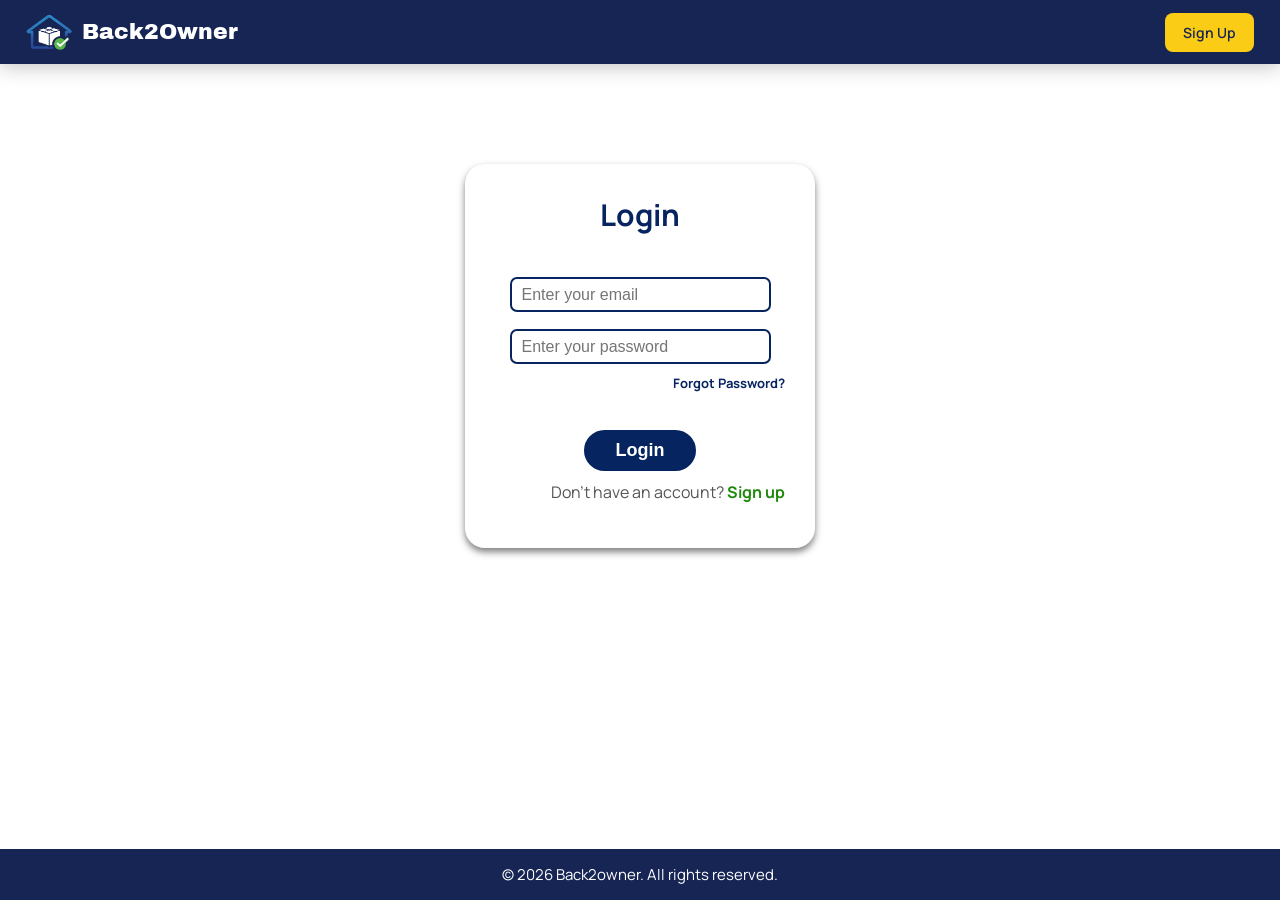
<file: dashboard.html>
<!DOCTYPE html>
<html lang="en">
<head>
    <meta charset="UTF-8">
    <meta name="viewport" content="width=device-width, initial-scale=1.0">
    <title>Dashboard - Back2Owner</title>
    <link rel="stylesheet" href="dashboard.css">
    <link rel="stylesheet" href="responsive.css">
    <link rel="stylesheet" href="https://cdnjs.cloudflare.com/ajax/libs/font-awesome/6.5.0/css/all.min.css">
    <link href="https://fonts.googleapis.com/css2?family=Archivo+Black&family=Manrope:wght@400;600;700;800&display=swap" rel="stylesheet">
</head>
<body>
 
    <nav id="navbar">
        <!-- LEFT: Hamburger + Logo -->
         <div id="nav-left">
            <button id="hamburger-btn">&#9776;</button>
            <img src="logo_only.svg" alt="Logo" id="navbar-img">
            <a href="index.html" id="brand-name">Back2Owner</a>
        </div>
        
        <!-- MIDDLE: Dashboard quick links -->
         <div id="nav-middle">
            <a href="#reports-list" class="dash-nav-link">My Items</a>
            <a href="chat.html" class="dash-nav-link">My Chats</a>
            <button class="dash-nav-link" id="matches-btn">
            AI Matches <span id="match-badge">1</span></button>
        </div>
        
        <!-- RIGHT: Bell + Profile dropdown + Logout -->
         <div id="nav-right">
            <button id="bell-btn">
                <i class="fa-solid fa-bell"></i>
                <span id="bell-badge">2</span>
            </button>
            
            <div id="profile-dropdown-wrapper">
                <button id="profile-trigger">
                    <div id="user-avatar">A</div>
                    <span id="user-name-nav">User</span>
                    <i class="fa-solid fa-chevron-down"></i>
                </button>
                
                <div id="profile-dropdown" style="display:none;">
                    <a href="#">Edit Profile</a>
                    <a href="#" id="help-link">Help</a>
                    <a href="#" id="contact-trigger">Contact Us</a>
                    <hr>
                    <a href="#" id="logout-btn">Logout</a>
                </div>
            </div>
        </div>
    </nav>

<!-- Hamburger Dropdown Menu -->
<div id="hamburger-menu" style="display:none;">
    <a href="index.html"><i class="fa-solid fa-house"></i> Home</a>
    <a href="browseitem.html"><i class="fa-solid fa-magnifying-glass"></i> Browse Items</a>
    <a href="report-lost.html"><i class="fa-solid fa-triangle-exclamation"></i> Report Lost</a>
    <a href="report-found.html"><i class="fa-solid fa-box-open"></i> Report Found</a>
    <hr>
    <a href="#" id="contact-trigger-ham"><i class="fa-solid fa-envelope"></i> Contact Us</a>
</div>

<!-- Main Dashboard -->
    <div id="dashboard-wrapper">
 
        <!-- Welcome Banner -->
        <div id="welcome-banner">
            <div id="welcome-text">
                <h1>Welcome back, Akanksha 👋</h1>
                <p>Here's what's happening with your lost & found reports.</p>
            </div>
            <div id="welcome-actions">
                <button class="action-btn lost-action" onclick="window.location.href='report-lost.html'">
                    <i class="fa-solid fa-magnifying-glass"></i> Report Lost Item
                </button>
                <button class="action-btn found-action" onclick="window.location.href='report-found.html'">
                    <i class="fa-solid fa-box-open"></i> Report Found Item
                </button>
            </div>
        </div>
 
        <!-- Stats Row -->
        <div id="stats-row">
            <div class="stat-card">
                <div class="stat-icon" style="background-color: #eef2ff;">
                    <i class="fa-solid fa-file-lines" style="color: #062460;"></i>
                </div>
                <div class="stat-text">
                    <h2 id="stat-total">5</h2>
                    <p>Total Reports</p>
                </div>
            </div>
            <div class="stat-card">
                <div class="stat-icon" style="background-color: #fef9c3;">
                    <i class="fa-solid fa-bolt" style="color: #ca8a04;"></i>
                </div>
                <div class="stat-text">
                    <h2 id="stat-active">3</h2>
                    <p>Active Reports</p>
                </div>
            </div>
            <div class="stat-card">
                <div class="stat-icon" style="background-color: #dcfce7;">
                    <i class="fa-solid fa-circle-check" style="color: #16a34a;"></i>
                </div>
                <div class="stat-text">
                    <h2 id="stat-resolved">2</h2>
                    <p>Resolved</p>
                </div>
            </div>
            <div class="stat-card">
                <div class="stat-icon" style="background-color: #fce7f3;">
                    <i class="fa-solid fa-wand-magic-sparkles" style="color: #db2777;"></i>
                </div>
                <div class="stat-text">
                    <h2 id="stat-matches">1</h2>
                    <p>AI Matches</p>
                </div>
            </div>
        </div>
 
        <!-- Two Column Layout -->
        <div id="main-columns">
 
            <!-- Left Column: My Reports -->
            <div id="left-column">
 
                <!-- Filter Bar -->
                <div id="reports-header">
                    <h2>My Reports</h2>
                    <div id="filter-tabs">
                        <button class="filter-tab active-tab" id="tab-all">All</button>
                        <button class="filter-tab" id="tab-lost">Lost</button>
                        <button class="filter-tab" id="tab-found">Found</button>
                        <button class="filter-tab" id="tab-resolved">Resolved</button>
                    </div>
                </div>
 
                <!-- Reports List -->
                <div id="reports-list">
 
                    <div class="report-card" data-type="lost">
                        <img src="wallet.jpeg" alt="Wallet" class="report-img">
                        <div class="report-details">
                            <div class="report-top">
                                <h3>Black Wallet</h3>
                                <span class="status-badge lost-status">LOST</span>
                            </div>
                            <p class="report-loc"><i class="fa-solid fa-location-dot"></i> Central Library Gate</p>
                            <p class="report-date"><i class="fa-solid fa-calendar"></i> 14 April 2026</p>
                        </div>
                        <div class="report-actions">
                            <button class="mini-btn view-mini-btn" onclick="window.location.href='item-detail.html'">View</button>
                            <button class="mini-btn delete-mini-btn" onclick="deleteReport(this)">Delete</button>
                            <button class="mini-btn resolve-mini-btn" onclick="markResolved(this)">Resolve</button>
                        </div>
                    </div>
 
                    <div class="report-card" data-type="found">
                        <img src="earpods.jpeg" alt="Earphones" class="report-img">
                        <div class="report-details">
                            <div class="report-top">
                                <h3>White Earphones</h3>
                                <span class="status-badge found-status">FOUND</span>
                            </div>
                            <p class="report-loc"><i class="fa-solid fa-location-dot"></i> Hostel Block B</p>
                            <p class="report-date"><i class="fa-solid fa-calendar"></i> 12 April 2026</p>
                        </div>
                        <div class="report-actions">
                            <button class="mini-btn view-mini-btn" onclick="window.location.href='item-detail.html'">View</button>
                            <button class="mini-btn delete-mini-btn" onclick="deleteReport(this)">Delete</button>
                            <button class="mini-btn resolve-mini-btn" onclick="markResolved(this)">Resolve</button>
                        </div>
                    </div>
 
                    <div class="report-card" data-type="lost">
                        <img src="notebook.png" alt="Notebook" class="report-img">
                        <div class="report-details">
                            <div class="report-top">
                                <h3>Blue Notebook</h3>
                                <span class="status-badge lost-status">LOST</span>
                            </div>
                            <p class="report-loc"><i class="fa-solid fa-location-dot"></i> Lecture Hall 3</p>
                            <p class="report-date"><i class="fa-solid fa-calendar"></i> 10 April 2026</p>
                        </div>
                        <div class="report-actions">
                            <button class="mini-btn view-mini-btn" onclick="window.location.href='item-detail.html'">View</button>
                            <button class="mini-btn delete-mini-btn" onclick="deleteReport(this)">Delete</button>
                            <button class="mini-btn resolve-mini-btn" onclick="markResolved(this)">Resolve</button>
                        </div>
                    </div>
 
                    <div class="report-card resolved-card" data-type="found">
                        <img src="headphone.jpeg" alt="Headphone" class="report-img">
                        <div class="report-details">
                            <div class="report-top">
                                <h3>Black Headphones</h3>
                                <span class="status-badge resolved-status">RESOLVED</span>
                            </div>
                            <p class="report-loc"><i class="fa-solid fa-location-dot"></i> Cafeteria</p>
                            <p class="report-date"><i class="fa-solid fa-calendar"></i> 5 April 2026</p>
                        </div>
                        <div class="report-actions">
                            <button class="mini-btn view-mini-btn" onclick="window.location.href='item-detail.html'">View</button>
                            <button class="mini-btn delete-mini-btn" onclick="deleteReport(this)">Delete</button>
                        </div>
                    </div>
 
                    <div class="report-card resolved-card" data-type="lost">
                        <img src="id-card.png" alt="ID Card" class="report-img">
                        <div class="report-details">
                            <div class="report-top">
                                <h3>Student ID Card</h3>
                                <span class="status-badge resolved-status">RESOLVED</span>
                            </div>
                            <p class="report-loc"><i class="fa-solid fa-location-dot"></i> Admin Block</p>
                            <p class="report-date"><i class="fa-solid fa-calendar"></i> 1 April 2026</p>
                        </div>
                        <div class="report-actions">
                            <button class="mini-btn view-mini-btn" onclick="window.location.href='item-detail.html'">View</button>
                            <button class="mini-btn delete-mini-btn" onclick="deleteReport(this)">Delete</button>
                        </div>
                    </div>
 
                </div>
                <!-- end reports list -->
 
            </div>
            <!-- end left column -->
 
            <!-- Right Column -->
            <div id="right-column">
 
                <!-- AI Match Alert -->
                <div id="match-alert">
                    <div id="match-alert-top">
                        <i class="fa-solid fa-wand-magic-sparkles"></i>
                        <h3>AI Match Found!</h3>
                    </div>
                    <p>Your lost <strong>Black Wallet</strong> might match a report near the Library Reading Room.</p>
                    <button id="view-match-btn" onclick="window.location.href='item-detail.html'">
                        View Match <i class="fa-solid fa-arrow-right"></i>
                    </button>
                </div>
 
                <!-- Notifications -->
                <div id="notifications-box">
                    <h2><i class="fa-solid fa-bell"></i> Notifications</h2>
                    <div id="notif-list">
 
                        <div class="notif-item unread">
                            <div class="notif-dot"></div>
                            <div class="notif-content">
                                <p>Someone claimed they found your <strong>Black Wallet</strong>.</p>
                                <span class="notif-time">2 hours ago</span>
                            </div>
                        </div>
 
                        <div class="notif-item unread">
                            <div class="notif-dot"></div>
                            <div class="notif-content">
                                <p>Your report for <strong>Blue Notebook</strong> is now live.</p>
                                <span class="notif-time">1 day ago</span>
                            </div>
                        </div>
 
                        <div class="notif-item">
                            <div class="notif-dot read-dot"></div>
                            <div class="notif-content">
                                <p>Your <strong>Student ID Card</strong> report was marked resolved.</p>
                                <span class="notif-time">17 days ago</span>
                            </div>
                        </div>
 
                        <div class="notif-item">
                            <div class="notif-dot read-dot"></div>
                            <div class="notif-content">
                                <p>Your <strong>Black Headphones</strong> report was resolved.</p>
                                <span class="notif-time">13 days ago</span>
                            </div>
                        </div>
 
                    </div>
                    <button id="mark-read-btn">Mark all as read</button>
                </div>
 
                <!-- Profile Card -->
                <div id="profile-card">
                    <div id="profile-card-avatar">A</div>
                    <div id="profile-info">
                        <h3 id="profile-card-name">User</h3>
                        
                    </div>
                    <button id="edit-profile-btn"><i class="fa-solid fa-pen"></i> Edit Profile</button>
                </div>
 
            </div>
            
 
        </div>
       
 
    </div>

     <!-- footer -->
    <footer id="footer">
        <div class="footer-top">
            <div class="footer-brand">
                <span class="footer-logo">Back2Owner</span>
                <p>IIT Patna's official campus lost & found platform. Helping students reconnect with their belongings since 2024.</p>
            </div>
            <div class="footer-links">
                <div class="footer-col">
                    <h4>Platform</h4>
                    <a href="browseitem.html">Browse Items</a>
                    <a href="report-lost.html">Report Lost</a>
                    <a href="report-found.html">Report Found</a>
                </div>
                <div class="footer-col">
                    <h4>Account</h4>
                    <a href="login-signup.html">Login</a>
                    <a href="login-signup.html#signup">Sign Up</a>
                </div>
                <div class="footer-col">
                    <h4>Info</h4>
                    <a href="about.html">About Us</a>
                    <a href="dashboard.html?contact=true" id="footer-contact-link">Contact</a>
                    
                </div>
            </div>
        </div>
        <div class="footer-bottom">
            <p>© 2026 Back2Owner · IIT Patna </p>
        </div>
    </footer>
    
    <!-- Logout Confirm Modal -->
    <div id="logout-modal" style="display:none;">
        <div id="logout-box">
            <h2><i class="fa-solid fa-right-from-bracket"></i> Logout</h2>
            <p>Are you sure you want to logout?</p>
            <div id="logout-btns">
                <button id="confirm-logout-btn">Yes, Logout</button>
                <button id="cancel-logout-btn">Cancel</button>
            </div>
        </div>
    </div>
    <!-- contact modal -->

    <div id="contact-modal" style="display:none;">
    <div id="contact-box">
        <h2><i class="fa-solid fa-envelope"></i> Contact Admin</h2>
        <p>Having an issue? We'll get back to you shortly.</p>
        <select id="contact-subject">
            <option value="">Select a subject</option>
            <option value="not-resolved">My item is not resolved</option>
            <option value="report-user">Report a user</option>
            <option value="technical">Technical issue</option>
            <option value="suggestion">Suggestion</option>
            <option value="other">Other</option>
        </select>
        <input type="text" id="contact-name" placeholder="Your Name">
        <input type="text" id="contact-email" placeholder="Your Email">
        <textarea id="contact-message" placeholder="Describe your issue..."></textarea>
        <div id="contact-btns">
            <button id="contact-submit-btn">Send Message</button>
            <button id="contact-cancel-btn">Cancel</button>
        </div>
    </div>
</div>
 
<script src="dashboard.js"></script>
<script src="contact-modal.js"></script>
<script src="responsive.js"></script> 
</body>
</html>
</file>
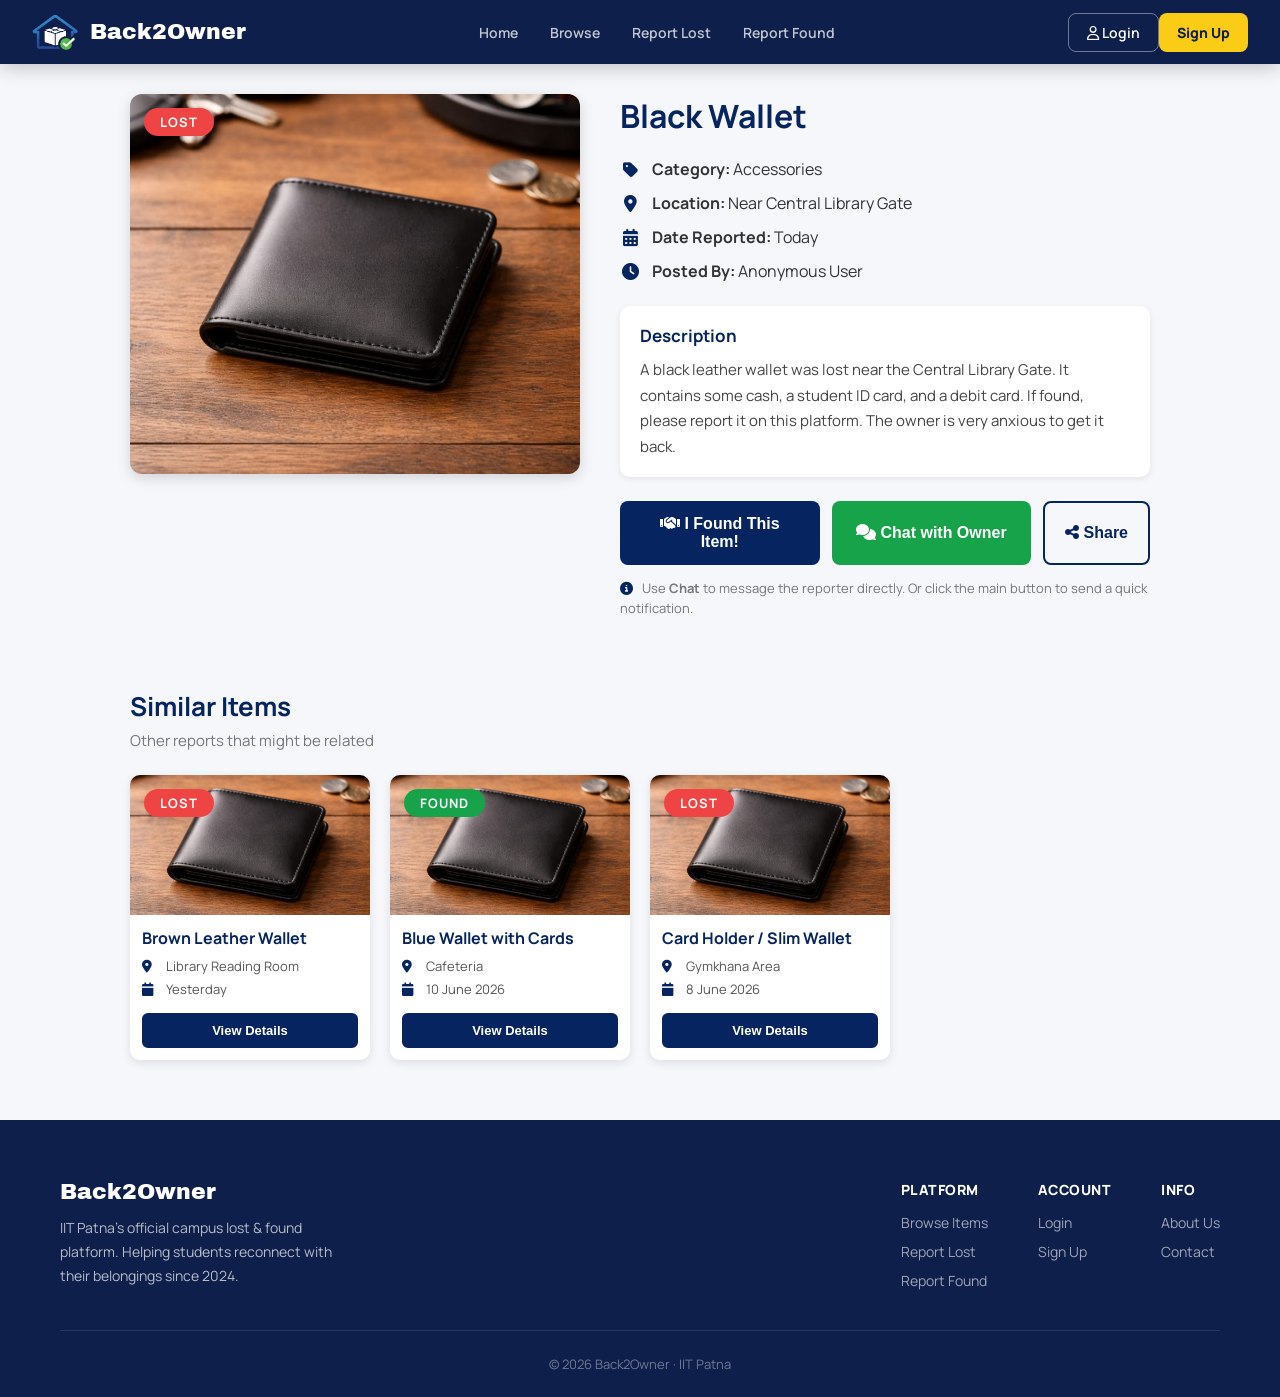
<file: item-detail.html>
<!DOCTYPE html>
<html lang="en">
<head>
    <meta charset="UTF-8">
    <meta name="viewport" content="width=device-width, initial-scale=1.0">
    <title>Item Detail - Back2Owner</title>
    <link rel="stylesheet" href="item-detail.css">
    <link rel="stylesheet" href="responsive.css">
    <link rel="stylesheet" href="https://cdnjs.cloudflare.com/ajax/libs/font-awesome/6.5.0/css/all.min.css">
    <link href="https://fonts.googleapis.com/css2?family=Archivo+Black&family=Manrope:wght@400;600;700;800&display=swap" rel="stylesheet">
</head>
<body>

    <nav id="navbar">
        <div id="nav-left">
            <img src="logo_only.svg" id="logo">
            <span id="brand-name">Back2Owner</span>
        </div>

        <div id="nav-links">
            <a href="index.html" class="nav-link">Home</a>
            <a href="browseitem.html" class="nav-link">Browse</a>
            <a href="report-lost.html" class="nav-link">Report Lost</a>
            <a href="report-found.html" class="nav-link">Report Found</a>
            
        </div>

        <!-- shown when user is NOT logged in -->
        <div id="nav-right-logout">
             <button id="login-btn"><i class="fa-regular fa-user"></i> Login</button>
             <button id="signup-btn">Sign Up</button>
        </div>

         <!-- shown when user IS logged in  -->
        <div id="nav-right-login" style="display:none;">
             <span id="nav-username" ></span>
             <button id="dashboard-btn">My Dashboard</button>
             <button id="logout-btn">Logout</button>
        </div>
    </nav> 

    <!-- Main Detail Section -->
    <div id="detail-wrapper">

        <!-- Left: Image -->
        <div id="detail-image-box">
            <div class="badge lost-badge" id="detail-badge">LOST</div>
            <img src="wallet.jpeg" alt="Item Image" id="detail-img">
        </div>

        <!-- Right: Info -->
        <div id="detail-info-box">

            <h1 id="detail-title">Black Wallet</h1>

            <div id="detail-meta">
                <div class="meta-row">
                    <i class="fa-solid fa-tag"></i>
                    <span><strong>Category:</strong> Accessories</span>
                </div>
                <div class="meta-row">
                    <i class="fa-solid fa-location-dot"></i>
                    <span><strong>Location:</strong> Near Central Library Gate</span>
                </div>
                <div class="meta-row">
                    <i class="fa-solid fa-calendar-days"></i>
                    <span><strong>Date Reported:</strong> Today</span>
                </div>
                <div class="meta-row">
                    <i class="fa-solid fa-clock"></i>
                    <span><strong>Posted By:</strong> Anonymous User</span>
                </div>
            </div>

            <div id="detail-description-box">
                <h3>Description</h3>
                <p id="detail-description">
                    A black leather wallet was lost near the Central Library Gate. It contains some cash, a student ID card, and a debit card. If found, please report it on this platform. The owner is very anxious to get it back.
                </p>
            </div>

            <div id="resolved-banner" style="display:none;">
                <i class="fa-solid fa-circle-check"></i>
                This item has been marked as <strong>Resolved</strong>. 
                The owner has been reunited with their item.
            </div>

            <!-- Action Buttons -->
            <div id="action-buttons">
                <button id="main-action-btn">
                    <i class="fa-solid fa-handshake"></i> I Found This Item!
                </button>
                <button id="chat-btn">
                    <i class="fa-solid fa-comments"></i> Chat with Owner
                </button>
                <button id="share-btn">
                    <i class="fa-solid fa-share-nodes"></i> Share
                </button>
            </div>

            <!-- Reporter Contact Note -->
            <p id="contact-note">
                <i class="fa-solid fa-circle-info"></i>
                Use <strong>Chat</strong> to message the reporter directly. Or click the main button to send a quick notification.
                
            </p>


        </div>
    </div>

    <!-- Similar Items Section -->
    <section id="similar-section">
        <h2>Similar Items</h2>
        <p class="similar-subtitle">Other reports that might be related</p>

        <div id="similar-grid">

            <div class="similar-card">
                <div class="badge lost-badge">LOST</div>
                <img src="wallet.jpeg" alt="Brown Wallet" class="similar-img">
                <div class="similar-body">
                    <h3 class="similar-title">Brown Leather Wallet</h3>
                    <p class="similar-detail"><i class="fa-solid fa-location-dot"></i> Library Reading Room</p>
                    <p class="similar-detail"><i class="fa-solid fa-calendar"></i> Yesterday</p>
                    <button class="view-btn">View Details</button>
                </div>
            </div>

            <div class="similar-card">
                <div class="badge found-badge">FOUND</div>
                <img src="wallet.jpeg" alt="Blue Wallet" class="similar-img">
                <div class="similar-body">
                    <h3 class="similar-title">Blue Wallet with Cards</h3>
                    <p class="similar-detail"><i class="fa-solid fa-location-dot"></i> Cafeteria</p>
                    <p class="similar-detail"><i class="fa-solid fa-calendar"></i> 10 June 2026</p>
                    <button class="view-btn">View Details</button>
                </div>
            </div>

            <div class="similar-card">
                <div class="badge lost-badge">LOST</div>
                <img src="wallet.jpeg" alt="Card Holder" class="similar-img">
                <div class="similar-body">
                    <h3 class="similar-title">Card Holder / Slim Wallet</h3>
                    <p class="similar-detail"><i class="fa-solid fa-location-dot"></i> Gymkhana Area</p>
                    <p class="similar-detail"><i class="fa-solid fa-calendar"></i> 8 June 2026</p>
                    <button class="view-btn">View Details</button>
                </div>
            </div>

        </div>
    </section>

    
    <!-- footer -->
    <footer id="footer">
        <div class="footer-top">
            <div class="footer-brand">
                <span class="footer-logo">Back2Owner</span>
                <p>IIT Patna's official campus lost & found platform. Helping students reconnect with their belongings since 2024.</p>
            </div>
            <div class="footer-links">
                <div class="footer-col">
                    <h4>Platform</h4>
                    <a href="browseitem.html">Browse Items</a>
                    <a href="report-lost.html">Report Lost</a>
                    <a href="report-found.html">Report Found</a>
                </div>
                <div class="footer-col">
                    <h4>Account</h4>
                    <a href="login-signup.html">Login</a>
                    <a href="login-signup.html#signup">Sign Up</a>
                </div>
                <div class="footer-col">
                    <h4>Info</h4>
                    <a href="about.html">About Us</a>
                    <a href="#" id="footer-contact-link">Contact</a>
                </div>
            </div>
        </div>
        <div class="footer-bottom">
            <p>© 2026 Back2Owner · IIT Patna </p>
        </div>
    </footer>

    <!-- Contact Modal -->
    <div id="modal-overlay" style="display:none;">
        <div id="modal-box">
            <h2 id="modal-title">
                <i class="fa-solid fa-handshake"></i> I Found This Item!
            </h2>
            <p id="modal-desc">Please provide your contact details so the owner can reach you through the platform.</p>
            <input type="text" id="modal-name" placeholder="Your Name">
            <input type="text" id="modal-contact" placeholder="Your Email or Phone">
            <textarea id="modal-message" placeholder="Any extra details? (optional)"></textarea>
            <div id="modal-buttons">
                <button id="modal-submit-btn">Send Notification</button>
                <button id="modal-cancel-btn">Cancel</button>
            </div>
        </div>
    </div>

    <!-- contact modal popup (present on footer) -->

    <div id="contact-modal" style="display:none;">
    <div id="contact-box">
        <h2><i class="fa-solid fa-envelope"></i> Contact Admin</h2>
        <p>Having an issue? We'll get back to you shortly.</p>
        <select id="contact-subject">
            <option value="">Select a subject</option>
            <option value="not-resolved">My item is not resolved</option>
            <option value="report-user">Report a user</option>
            <option value="technical">Technical issue</option>
            <option value="suggestion">Suggestion</option>
            <option value="other">Other</option>
        </select>
        <input type="text" id="contact-name" placeholder="Your Name">
        <input type="text" id="contact-email" placeholder="Your Email">
        <textarea id="contact-message" placeholder="Describe your issue..."></textarea>
        <div id="contact-btns">
            <button id="contact-submit-btn">Send Message</button>
            <button id="contact-cancel-btn">Cancel</button>
        </div>
    </div>
</div>
    <!-- logout modal -->

    <div id="logout-modal" style="display:none;">
    <div id="logout-box">
        <h2><i class="fa-solid fa-right-from-bracket"></i> Logout</h2>
        <p>Are you sure you want to logout?</p>
        <div id="logout-btns">
            <button id="confirm-logout-btn">Yes, Logout</button>
            <button id="cancel-logout-btn">Cancel</button>
        </div>
    </div>
</div>

    <script src="item-detail.js"></script>
    <script src="contact-modal.js"></script>
    <script src="responsive.js"></script> 
</body>
</html>
</file>
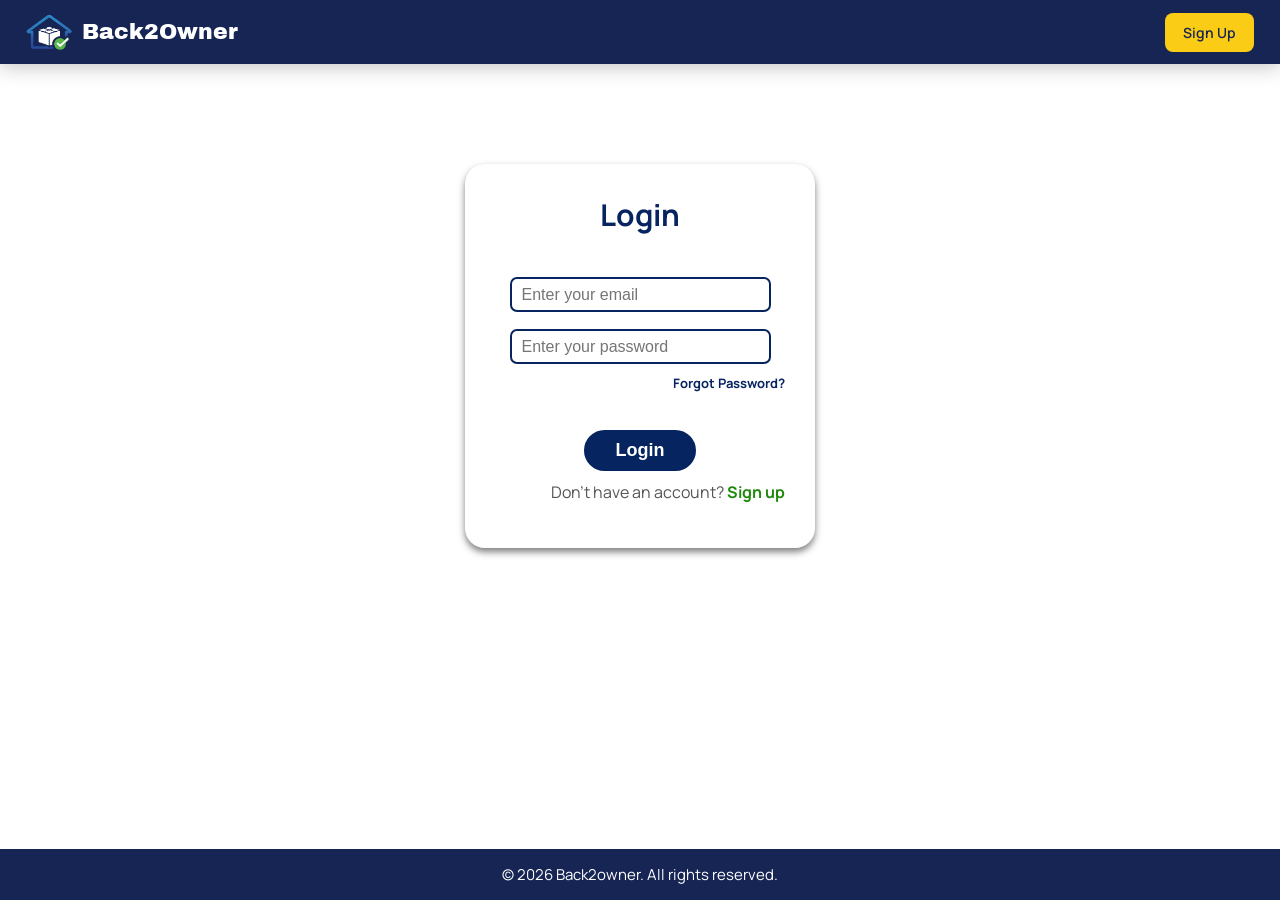
<file: login-signup.html>
<!DOCTYPE html>
<html lang="en">
<head>
    <meta charset="UTF-8">
    <meta name="viewport" content="width=device-width, initial-scale=1.0">
    <title>Back2owner</title>
    <link rel="stylesheet" href="login-signup.css">
    <link rel="stylesheet" href="responsive.css">
    <link href="https://fonts.googleapis.com/css2?family=Archivo+Black&family=Manrope:wght@400;600;700;800&display=swap" rel="stylesheet">
    <link rel="stylesheet" href="https://cdnjs.cloudflare.com/ajax/libs/font-awesome/6.5.0/css/all.min.css">
</head>
<body>
 
    <div id="navbar">
    <div id="nav-left">
        <img src="logo_only.svg" alt="Logo" id="navbar-img"> 
        <a href="index.html" id="brand-name">Back2Owner</a>
    </div>
    <div id="nav-right">
        <!-- shown when login section is visible -->
        <button id="nav-signup-btn">Sign Up</button>
        <!-- shown when signup section is visible -->
        <button id="nav-login-btn" style="display:none;"><i class="fa-regular fa-user"></i>  Login</button>
    </div>
    </div>
 
    <!--User login section -->
    <div id="login-section">
        <h2>Login</h2>
        <br>
        <input type="email" id="login-email" placeholder="Enter your email" >
        <br>
        <input type="password" id="login-password" placeholder="Enter your password">
        <p>
            <a href="#" id="forgot-password" style="font-size: 13px; color: #062460;">Forgot Password?</a>
        </p>
        <br>
        <button id="login-button">Login</button>
        <br>
        <p>Don't have an account? <a href="#" id="open-signup">Sign up</a></p>
    </div>
 
    <!-- signup section -->
    <div id="signup-section">
        <h2>Sign Up</h2>
        <br>
        <input type="text" placeholder="Enter your name" id="signup-name">
        <br>
        <input type="email"  placeholder="Enter your email" id="signup-email">
        <br>
        <input type="password"  placeholder="Create a password" id="signup-password">
        <br>
        
        <input type="password" placeholder="Confirm your password" id="signup-confirm">
        <button id="signup-button">Sign Up</button>
        <br>
        <p>Already have an account? <a href="#" id="open-login">Login</a></p>
    </div>
 
    <footer id="footer">
        <p>© 2026 Back2owner. All rights reserved.</p>
    </footer>
 
<script src="login-signup.js"></script>
<script src="responsive.js"></script> 
</body>
</html>
</file>
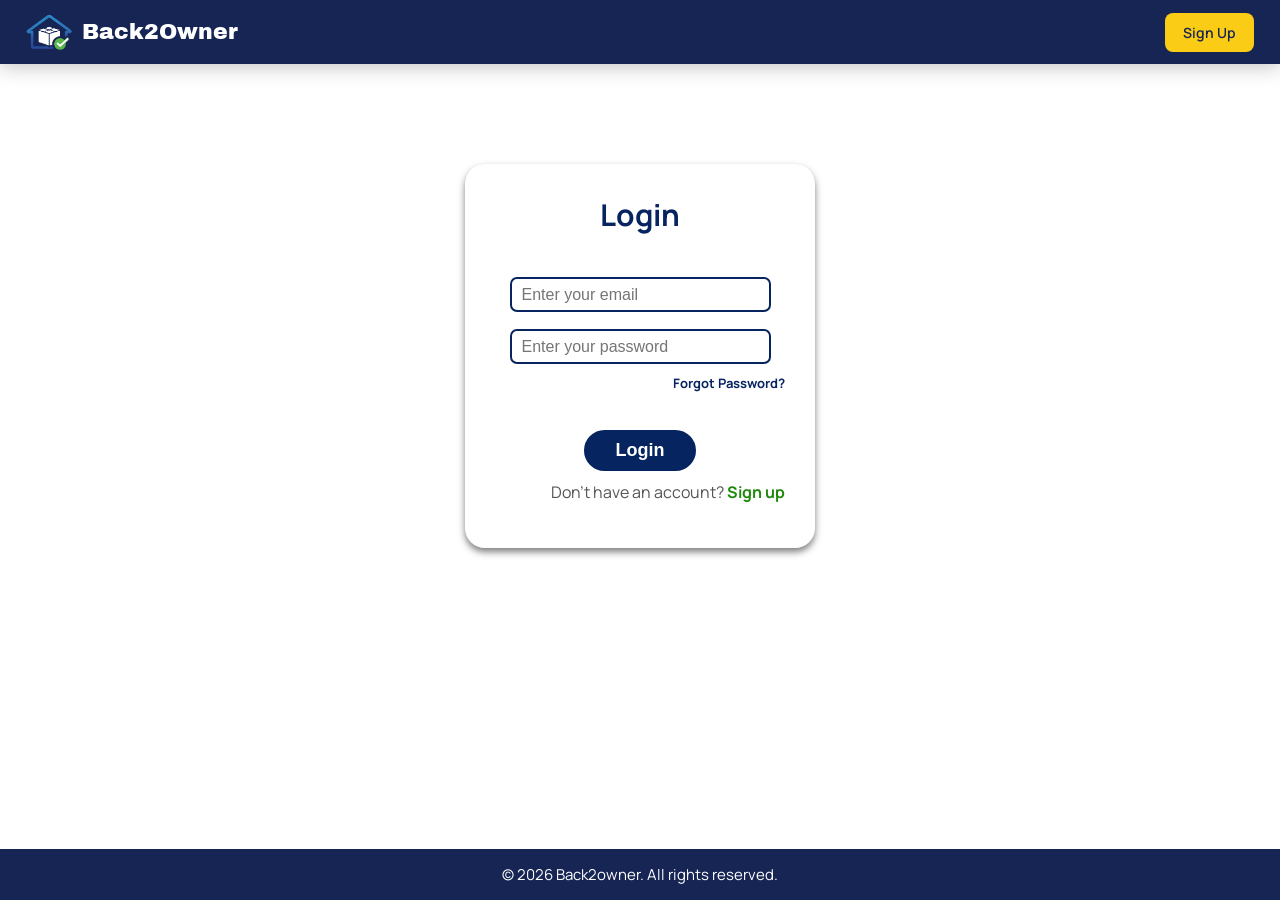
<file: report-found.html>
<!DOCTYPE html>
<html lang="en">
<head>
    <meta charset="UTF-8">
    <meta name="viewport" content="width=device-width, initial-scale=1.0">
    <title>Report Found Item - Back2Owner</title>
    <link rel="stylesheet" href="report-lost-found.css">
    <link rel="stylesheet" href="responsive.css">
    <link href="https://fonts.googleapis.com/css2?family=Archivo+Black&family=Manrope:wght@400;600;700;800&display=swap" rel="stylesheet">
    <link rel="stylesheet" href="https://cdnjs.cloudflare.com/ajax/libs/font-awesome/6.5.0/css/all.min.css">
</head>
<body>

    <!-- navbar -->
    <nav id="navbar">
        <div id="nav-left">
            <img src="logo_only.svg" id="logo">
            <span id="brand-name">Back2Owner</span>
        </div>
        
        <div id="nav-links">
            <a href="index.html" class="nav-link">Home</a>
            <a href="browseitem.html" class="nav-link">Browse</a>
            <a href="report-lost.html" class="nav-link">Report Lost</a>
            <a href="report-found.html" class="nav-link">Report Found</a>
            
        </div>
    </div>

    <!-- only logged-in state, no login/signup at all -->
    <div id="nav-right-login">
        <span id="nav-username"></span>
        <button id="dashboard-btn">My Dashboard</button>
        <button id="logout-btn">Logout</button>
    </div>
</nav>

    <!-- page banner -->
    <div id="page-banner" class="found-banner">
        <div class="banner-inner">
            <div class="banner-icon-wrap found-icon-bg">
                <i class="fa-solid fa-hand-holding-heart"></i>
            </div>
            <div class="banner-text">
                <h1>Report a Found Item</h1>
                <p>You found something — great! Help us return it to its owner. This takes less than 2 minutes.</p>
            </div>
        </div>
    </div>

    <!-- main content -->
    <div id="form-page-wrap">

        <div id="form-left">

            <div class="form-card">
                <div class="form-card-header found-header">
                    <i class="fa-solid fa-file-pen"></i>
                    Found Item Details
                </div>

                <div class="form-card-body">

                    <!-- item name -->
                    <div class="field-group">
                        <label for="item-name">Item Name <span class="required-star">*</span></label>
                        <input type="text" id="item-name" class="text-input" placeholder="e.g. Black Backpack">
                    </div>

                    <!-- category -->
                    <div class="field-group">
                        <label for="item-category">Category <span class="required-star">*</span></label>
                        <div class="select-wrap">
                            <select id="item-category" class="select-input">
                                <option value="">-- Select a category --</option>
                                <option value="electronics">Electronics (phone, laptop, charger, etc.)</option>
                                <option value="documents">Documents (ID card, admit card, etc.)</option>
                                <option value="accessories">Accessories (watch, glasses, keys, etc.)</option>
                                <option value="bags">Bags & Clothing</option>
                                
                                <option value="stationery">Books & Stationery</option>
                                <option value="other">Other</option>
                            </select>
                            <i class="fa-solid fa-chevron-down select-arrow"></i>
                        </div>
                    </div>

                    <!-- description -->
                    <div class="field-group">
                        <label for="item-desc">Description <span class="required-star">*</span></label>
                        <textarea id="item-desc" class="textarea-input" rows="4"  placeholder="Describe what you found — color, brand, condition, any marks or stickers. "></textarea>
                        
                    </div>

                    <!-- two fields side by side -->
                    <div class="two-col-fields">

                        <!-- found location -->
                        <div class="field-group">
                            <label for="found-location">Where You Found It <span class="required-star">*</span></label>
                            <input type="text" id="found-location" class="text-input" placeholder="e.g. near Aryabhatta hostel ">
                            
                        </div>

                        <!-- date found -->
                        <div class="field-group">
                            <label for="date-found">Date <span class="required-star">*</span></label>
                            <input type="date" id="date-found" class="text-input">
                        </div>

                    </div>

                    <!-- item status - unique to found form -->
                    <div class="field-group">
                        <label>Where is the item right now? <span class="required-star">*</span></label>
                        <div class="radio-group" id="item-status-group">

                            <label class="radio-option" id="radio-keeping">
                                <input type="radio" name="item-status" value="keeping">
                                <div class="radio-card">
                                    <i class="fa-solid fa-box radio-card-icon"></i>
                                    <div>
                                        <span class="radio-main">I have it with me</span>
                                        <span class="radio-sub">Owner contacts you through the platform</span>
                                    </div>
                                </div>
                            </label>

                            <label class="radio-option" id="radio-security">
                                <input type="radio" name="item-status" value="security">
                                <div class="radio-card">
                                    <i class="fa-solid fa-shield-halved radio-card-icon"></i>
                                    <div>
                                        <span class="radio-main">Submitted to security / warden</span>
                                        <span class="radio-sub">Owner should collect from the office</span>
                                    </div>
                                </div>
                            </label>

                            <label class="radio-option" id="radio-left">
                                <input type="radio" name="item-status" value="left-there">
                                <div class="radio-card">
                                    <i class="fa-solid fa-location-dot radio-card-icon"></i>
                                    <div>
                                        <span class="radio-main">Left at the found spot</span>
                                        <span class="radio-sub">I couldn't pick it up but saw it there</span>
                                    </div>
                                </div>
                            </label>

                        </div>
                    </div>

                    <!-- image upload -->
                    <div class="field-group">
                        <label>Upload Photo <span class="optional-tag">(very helpful for AI matching)</span></label>
                        <div class="upload-area" id="upload-area-found">
                            <input type="file" id="photo-upload-found" accept="image/*" style="display:none;">
                            <div id="upload-placeholder-found" class="upload-placeholder">
                                <i class="fa-solid fa-cloud-arrow-up upload-icon"></i>
                                <p class="upload-main-text">Drag & drop a photo here</p> 
                                <p class="upload-sub-text"> <span class="upload-link" id="upload-trigger-found">click to browse</span></p>
                                <p class="upload-formats">JPG, PNG, WEBP — max 5MB</p> 
                            </div>
                            <div id="image-preview-found" class="image-preview-wrap" style="display:none;">
                                <img id="preview-img-found" class="preview-img" src="" alt="Preview">
                                <button type="button" class="remove-img-btn" id="remove-img-found">
                                    <i class="fa-solid fa-xmark"></i> Remove
                                </button>
                            </div>
                        </div>
                    </div>

                    <!-- submit -->
                    <button type="button" id="submit-found-btn" class="submit-btn found-submit-btn">
                        <i class="fa-solid fa-hand-holding-heart"></i>
                        Submit Found Report
                    </button>

                    <p class="form-note">
                        <i class="fa-solid fa-circle-info"></i>
                        Thank you for helping out. Your report will immediately go live and the owner will be notified if a match is found.
                    </p>

                </div>
            </div>

        </div>

        <!-- right panel -->
        <div id="form-right">

            <!-- why it matters -->
            <div class="info-card found-info-card">
                <div class="found-hero-msg">
                    <i class="fa-solid fa-heart found-heart"></i>
                    <p>By reporting what you found, you might make someone's entire day.</p>
                </div>
            </div>

            <!-- tips -->
            <div class="info-card">
                <div class="info-card-title">
                    <i class="fa-solid fa-lightbulb"></i>
                    Tips for a Good Report
                </div>
                <ul class="tips-list">
                    <li>
                        <i class="fa-solid fa-check tip-check"></i>
                        Do NOT reveal everything about the item publicly — let the owner prove it's theirs
                    </li>
                    <li>
                        <i class="fa-solid fa-check tip-check"></i>
                        Upload a photo — even a blurry one is better than none for AI matching
                    </li>
                    <li>
                        <i class="fa-solid fa-check tip-check"></i>
                        If you found it somewhere public, try submitting it to the security office
                    </li>
                    <li>
                        <i class="fa-solid fa-check tip-check"></i>
                        Be specific about the location — "library entrance" beats "campus"
                    </li>
                </ul>
            </div>

            <!-- what happens next -->
            <div class="info-card">
                <div class="info-card-title">
                    <i class="fa-solid fa-wand-magic-sparkles"></i>
                    What Happens After You Submit?
                </div>
                <div class="steps-mini">
                    <div class="mini-step">
                        <div class="mini-step-num">1</div>
                        <div class="mini-step-text">Report goes live on the platform right away</div>
                    </div>
                    <div class="mini-step">
                        <div class="mini-step-num">2</div>
                        <div class="mini-step-text">AI compares it with all active lost reports</div>
                    </div>
                    <div class="mini-step">
                        <div class="mini-step-num">3</div>
                        <div class="mini-step-text">If a match is detected, the owner is notified</div>
                    </div>
                    <div class="mini-step">
                        <div class="mini-step-num">4</div>
                        <div class="mini-step-text">The owner will reach out to you through the platform</div>
                    </div>
                </div>
            </div>

        </div>

    </div>

    <!-- success popup -->
    <div id="success-modal" style="display:none;">
        <div id="success-box" class="found-success-box">
            <div class="success-icon-wrap found-success-icon">
                <i class="fa-solid fa-circle-check"></i>
            </div>
            <h2>Thanks for Reporting!</h2>
            <p>Your found item report is now live. If there's a matching lost report, the owner will be notified.</p>
            <div class="success-btns">
                <button id="go-dashboard-btn" class="success-primary-btn found-primary-btn">Go to Dashboard</button>
                <button id="go-browse-btn" class="success-secondary-btn">Browse All Items</button>
            </div>
        </div>
    </div>

    <!-- logout popup -->
    <div id="logout-modal" style="display:none;">
        <div id="logout-box">
            <h2><i class="fa-solid fa-right-from-bracket"></i> Logout</h2>
            <p>Are you sure you want to logout?</p>
            <div id="logout-btns">
                <button id="confirm-logout-btn">Yes, Logout</button>
                <button id="cancel-logout-btn">Cancel</button>
            </div>
        </div>
    </div>

    <!-- footer -->
    <footer id="footer">
        <div class="footer-top">
            <div class="footer-brand">
                <span class="footer-logo">Back2Owner</span>
                <p>IIT Patna's official campus lost & found platform. Helping students reconnect with their belongings since 2024.</p>
            </div>
            <div class="footer-links">
                <div class="footer-col">
                    <h4>Platform</h4>
                    <a href="browseitem.html">Browse Items</a>
                    <a href="report-lost.html">Report Lost</a>
                    <a href="report-found.html">Report Found</a>
                </div>
                <div class="footer-col">
                    <h4>Account</h4>
                    <a href="login-signup.html">Login</a>
                    <a href="login-signup.html#signup">Sign Up</a>
                </div>
                <div class="footer-col">
                    <h4>Info</h4>
                    <a href="index.html#about-us">About Us</a>
                    <a href="#" id="footer-contact-link">Contact</a>
                </div>
            </div>
        </div>
        <div class="footer-bottom">
            <p>© 2026 Back2Owner · IIT Patna </p>
        </div>
    </footer>
    
    <!-- contact modal -->
    <div id="contact-modal" style="display:none;">
    <div id="contact-box">
        <h2><i class="fa-solid fa-envelope"></i> Contact Admin</h2>
        <p>Having an issue? We'll get back to you shortly.</p>
        <select id="contact-subject">
            <option value="">Select a subject</option>
            <option value="not-resolved">My item is not resolved</option>
            <option value="report-user">Report a user</option>
            <option value="technical">Technical issue</option>
            <option value="suggestion">Suggestion</option>
            <option value="other">Other</option>
        </select>
        <input type="text" id="contact-name" placeholder="Your Name">
        <input type="text" id="contact-email" placeholder="Your Email">
        <textarea id="contact-message" placeholder="Describe your issue..."></textarea>
        <div id="contact-btns">
            <button id="contact-submit-btn">Send Message</button>
            <button id="contact-cancel-btn">Cancel</button>
        </div>
    </div>
</div>

<script src="report-found.js"></script>
<script src="contact-modal.js"></script>
<script src="responsive.js"></script> 
</body>
</html>
</file>
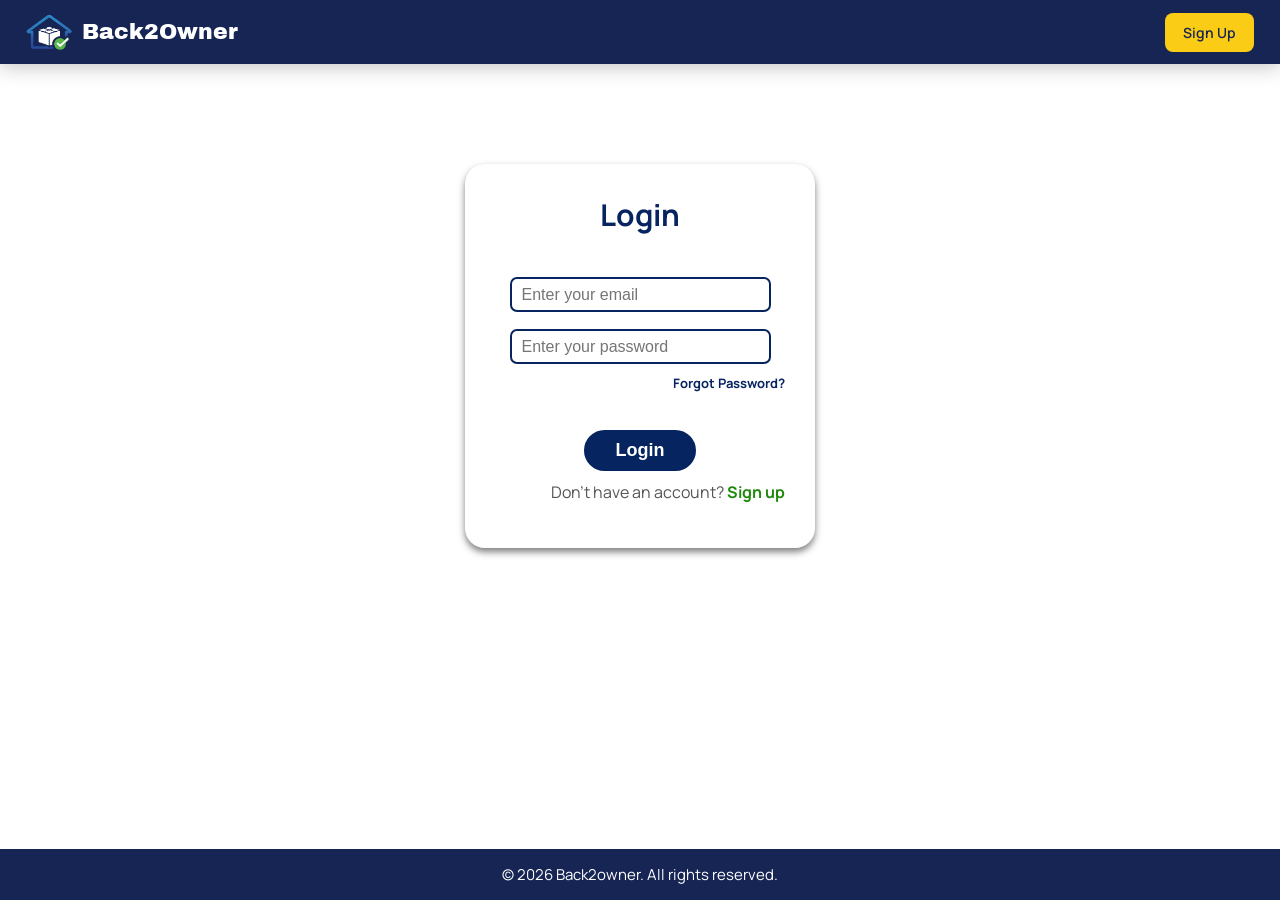
<file: report-lost.html>
<!DOCTYPE html>
<html lang="en">
<head>
    <meta charset="UTF-8">
    <meta name="viewport" content="width=device-width, initial-scale=1.0">
    <title>Report Lost Item - Back2Owner</title>
    <link rel="stylesheet" href="report-lost-found.css">
    <link rel="stylesheet" href="responsive.css">
    <link href="https://fonts.googleapis.com/css2?family=Archivo+Black&family=Manrope:wght@400;600;700;800&display=swap" rel="stylesheet">
    <link rel="stylesheet" href="https://cdnjs.cloudflare.com/ajax/libs/font-awesome/6.5.0/css/all.min.css">
</head>
<body>

    <!-- navbar --->

    <nav id="navbar">
        <div id="nav-left">
            <img src="logo_only.svg" id="logo">
            <span id="brand-name">Back2Owner</span>
        </div>
        
        <div id="nav-links">
            <a href="index.html" class="nav-link">Home</a>
            <a href="browseitem.html" class="nav-link">Browse</a>
            <a href="report-lost.html" class="nav-link">Report Lost</a>
            <a href="report-found.html" class="nav-link">Report Found</a>
            
        </div>
    </div>

    <!-- only logged-in state, no login/signup at all -->
    <div id="nav-right-login">
        <span id="nav-username"></span>
        <button id="dashboard-btn">My Dashboard</button>
        <button id="logout-btn">Logout</button>
    </div>
</nav>

    <!-- page top banner -->
    <div id="page-banner" class="lost-banner">
        <div class="banner-inner">
            <div class="banner-icon-wrap lost-icon-bg">
                <i class="fa-solid fa-triangle-exclamation"></i>
            </div>
            <div class="banner-text">
                
                <h1>Report a Lost Item</h1>
                <p>Fill in the details below. The more info you give, the better the AI can match your item.</p>
            </div>
        </div>
    </div>

    <!-- main content -->
    <div id="form-page-wrap">

        <div id="form-left">

            <!-- the actual form -->
            <div class="form-card">
                <div class="form-card-header lost-header">
                    <i class="fa-solid fa-file-pen"></i>
                    Lost Item Details
                </div>

                <div class="form-card-body">

                    <!-- item name -->
                    <div class="field-group">
                        <label for="item-name">Item Name <span class="required-star">*</span></label>
                        <input type="text" id="item-name" class="text-input" placeholder="e.g.Blue Water Bottle">
                        <!-- <span class="field-hint">Be specific — brand, color, model if you know it</span> -->
                    </div>

                    <!-- category -->
                    <div class="field-group">
                        <label for="item-category">Category <span class="required-star">*</span></label>
                        <div class="select-wrap">
                            <select id="item-category" class="select-input">
                                <option value="">-- Select a category --</option>
                                <option value="electronics">Electronics (phone, laptop, charger, etc.)</option>
                                <option value="documents">Documents (ID card, admit card, etc.)</option>
                                <option value="accessories">Accessories (watch, glasses, keys, etc.)</option>
                                <option value="bags">Bags & Clothing</option>
                                <option value="stationery">Books & Stationery</option>
                                <option value="other">Other</option>
                            </select>
                            <i class="fa-solid fa-chevron-down select-arrow"></i>
                        </div>
                    </div>

                    <!-- description -->
                    <div class="field-group">
                        <label for="item-desc">Description <span class="required-star">*</span></label>
                        <textarea id="item-desc" class="textarea-input" rows="4"  placeholder="Describe the item in detail — color, brand, any marks, stickers, scratches, etc."></textarea>
                        <!-- <span class="char-counter"><span id="desc-count">0</span>/350</span> -->
                    </div>

                    
                        <!-- last seen location -->
                        <div class="field-group">
                            <label for="last-location">Last Seen Location <span class="required-star">*</span></label>
                             <input type="text" id="last-location" class="text-input" placeholder="e.g.  near Central Library">
                            
                        </div>

                        <!-- date lost -->
                        <div class="field-group">
                            <label for="date-lost">Date Lost <span class="required-star">*</span></label>
                            <input type="date" id="date-lost" class="text-input">
                        </div>

                    
                    <!-- image upload -->
                    <div class="field-group">
                        <label>Upload Photo <span class="optional-tag">(helps a lot with AI matching)</span></label>
                        <div class="upload-area" id="upload-area-lost">
                            <input type="file" id="photo-upload-lost" accept="image/*" style="display:none;">
                            <div id="upload-placeholder-lost" class="upload-placeholder">
                                <i class="fa-solid fa-cloud-arrow-up upload-icon"></i>
                                <p class="upload-main-text">Drag & drop a photo here</p>
                                <p class="upload-sub-text">or <span class="upload-link" id="upload-trigger-lost">click to browse</span></p>
                                <p class="upload-formats">JPG, PNG, WEBP — max 5MB</p>
                            </div>
                            <div id="image-preview-lost" class="image-preview-wrap" style="display:none;">
                                <img id="preview-img-lost" class="preview-img" src="" alt="Preview">
                                <button type="button" class="remove-img-btn" id="remove-img-lost">
                                    <i class="fa-solid fa-xmark"></i> Remove
                                </button>
                            </div>
                        </div>
                    </div>

                    <!-- submit -->
                    <button type="button" id="submit-lost-btn" class="submit-btn lost-submit-btn">
                        <i class="fa-solid fa-triangle-exclamation"></i>
                        Submit Lost Report
                    </button>

                    <p class="form-note">
                        <i class="fa-solid fa-circle-info"></i>
                        Your report will go live instantly. Our AI will scan for matches among all found items.
                    </p>

                </div>
            </div>

        </div>

        <!-- right side info panel -->
        <div id="form-right">

            <!-- tips card -->
            <div class="info-card">
                <div class="info-card-title">
                    <i class="fa-solid fa-lightbulb"></i>
                    Tips for a Better Report
                </div>
                <ul class="tips-list">
                    <li>
                        <i class="fa-solid fa-check tip-check"></i>
                        Mention any unique marks — scratches, stickers, broken parts
                    </li>
                    <li>
                        <i class="fa-solid fa-check tip-check"></i>
                        Upload a photo if you have one — AI matching works much better with images
                    </li>
                    <li>
                        <i class="fa-solid fa-check tip-check"></i>
                        Choose the most accurate location — don't just put "campus"
                    </li>
                    <li>
                        <i class="fa-solid fa-check tip-check"></i>
                        Check the Browse page first — it might already be reported as found
                    </li>
                </ul>
            </div>

            <!-- what happens next card -->
            <div class="info-card">
                <div class="info-card-title">
                    <i class="fa-solid fa-wand-magic-sparkles"></i>
                    What Happens Next?
                </div>
                <div class="steps-mini">
                    <div class="mini-step">
                        <div class="mini-step-num">1</div>
                        <div class="mini-step-text">Your report goes live on the platform immediately</div>
                    </div>
                    <div class="mini-step">
                        <div class="mini-step-num">2</div>
                        <div class="mini-step-text">AI scans existing found reports for a match</div>
                    </div>
                    <div class="mini-step">
                        <div class="mini-step-num">3</div>
                        <div class="mini-step-text">If a match is found, you get notified in your dashboard</div>
                    </div>
                    <div class="mini-step">
                        <div class="mini-step-num">4</div>
                        <div class="mini-step-text">You contact the finder and arrange a handover on campus</div>
                    </div>
                </div>
            </div>

            <!-- browse first nudge -->
            <div class="info-card browse-nudge">
                <i class="fa-solid fa-magnifying-glass nudge-icon"></i>
                <div>
                    <p class="nudge-title">Already reported as found?</p>
                    <p class="nudge-sub">Someone might have already submitted a found report for your item.</p>
                    <a href="browseitem.html" class="nudge-link">Browse Found Items <i class="fa-solid fa-arrow-right"></i></a>
                </div>
            </div>

        </div>

    </div>

    <!-- success popup -->
    <div id="success-modal" style="display:none;">
        <div id="success-box">
            <div class="success-icon-wrap">
                <i class="fa-solid fa-circle-check"></i>
            </div>
            <h2>Report Submitted!</h2>
            <p>Your lost item report is now live. We'll notify you as soon as a match is found.</p>
            <div class="success-btns">
                <button id="go-dashboard-btn" class="success-primary-btn">Go to Dashboard</button>
                <button id="go-browse-btn" class="success-secondary-btn">Browse Found Items</button>
            </div>
        </div>
    </div>

    <!-- logout popup - same as homepage -->
    <div id="logout-modal" style="display:none;">
        <div id="logout-box">
            <h2><i class="fa-solid fa-right-from-bracket"></i> Logout</h2>
            <p>Are you sure you want to logout?</p>
            <div id="logout-btns">
                <button id="confirm-logout-btn">Yes, Logout</button>
                <button id="cancel-logout-btn">Cancel</button>
            </div>
        </div>
    </div>

    <!-- footer -->
    <footer id="footer">
        <div class="footer-top">
            <div class="footer-brand">
                <span class="footer-logo">Back2Owner</span>
                <p>IIT Patna's official campus lost & found platform. Helping students reconnect with their belongings since 2024.</p>
            </div>
            <div class="footer-links">
                <div class="footer-col">
                    <h4>Platform</h4>
                    <a href="browseitem.html">Browse Items</a>
                    <a href="report-lost.html">Report Lost</a>
                    <a href="report-found.html">Report Found</a>
                </div>
                <div class="footer-col">
                    <h4>Account</h4>
                    <a href="login-signup.html">Login</a>
                    <a href="login-signup.html#signup">Sign Up</a>
                </div>
                <div class="footer-col">
                    <h4>Info</h4>
                    <a href="index.html#about-us">About Us</a>
                   <a href="#" id="footer-contact-link">Contact</a>
                </div>
            </div>
        </div>
        <div class="footer-bottom">
            <p>© 2026 Back2Owner · IIT Patna </p>
        </div>
    </footer>
    
    <!-- contact modal -->

    <div id="contact-modal" style="display:none;">
    <div id="contact-box">
        <h2><i class="fa-solid fa-envelope"></i> Contact Admin</h2>
        <p>Having an issue? We'll get back to you shortly.</p>
        <select id="contact-subject">
            <option value="">Select a subject</option>
            <option value="not-resolved">My item is not resolved</option>
            <option value="report-user">Report a user</option>
            <option value="technical">Technical issue</option>
            <option value="suggestion">Suggestion</option>
            <option value="other">Other</option>
        </select>
        <input type="text" id="contact-name" placeholder="Your Name">
        <input type="text" id="contact-email" placeholder="Your Email">
        <textarea id="contact-message" placeholder="Describe your issue..."></textarea>
        <div id="contact-btns">
            <button id="contact-submit-btn">Send Message</button>
            <button id="contact-cancel-btn">Cancel</button>
        </div>
    </div>
</div>

<script src="report-lost.js"></script>
<script src="contact-modal.js"></script>
<script src="responsive.js"></script> 
</body>
</html>
</file>
<file: style.css>
* {
    margin: 0;
    padding: 0;
    box-sizing: border-box;
}

body {
    font-family: 'Manrope', sans-serif;
    background-color: white;
    padding-top: 64px;
}

html {
    scroll-behavior: smooth;
}

/* ---- navbar ---- */

#navbar {
    width: 100%;
    height: 64px;
    background-color: #0f1f4b;
    position: fixed;
    top: 0;
    z-index: 1000;
    display: flex;
    align-items: center;
    justify-content: space-between;
    padding: 0 32px;
    box-shadow: 0 2px 20px rgba(0,0,0,0.25);
}

#nav-left {
    display: flex;
    align-items: center;
    gap: 10px;
}

#logo {
    height: 36px;
}

#brand-name {
    color: white;
    font-family: 'Archivo Black', sans-serif;
    font-size: 22px;
}

#nav-links {
    display: flex;
    align-items: center;
    gap: 4px;
}

.nav-link {
    color: rgba(255, 255, 255, 0.75);
    text-decoration: none;
    font-size: 14px;
    font-weight: 600;
    padding: 8px 14px;
    border-radius: 6px;
}

.nav-link:hover {
    color: white;
    background-color: rgba(255, 255, 255, 0.12);
}

#nav-right {
    display: flex;
    gap: 10px;
    align-items: center;
}

#login-btn {
    background: transparent;
    color: white;
    border: 1.5px solid rgba(255, 255, 255, 0.4);
    border-radius: 8px;
    padding: 9px 18px;
    font-size: 14px;
    font-weight: 600;
    font-family: 'Manrope', sans-serif;
    cursor: pointer;
}

#login-btn:hover {
    background-color: rgba(255, 255, 255, 0.1);
}

#signup-btn {
    background-color: #facc15;
    color: #0f1f4b;
    border: none;
    border-radius: 8px;
    padding: 9px 18px;
    font-size: 14px;
    font-weight: 800;
    font-family: 'Manrope', sans-serif;
    cursor: pointer;
}

#signup-btn:hover {
    background-color: #eab308;
}

/* ---- hero section ---- */

#hero-section {
    width: 100%;
    min-height: 600px;
    background-image: url("herobg_img.png");
    background-size: cover;
    background-position: center;
    background-repeat: no-repeat;
    padding: 70px 60px;
}

.hero-content {
    max-width: 520px;
}

.hero-badge {
    display: inline-block;
    background-color: rgba(15, 31, 75, 0.08);
    border: 1.5px solid rgba(15, 31, 75, 0.15);
    color: #0f1f4b;
    font-size: 13px;
    font-weight: 700;
    padding: 6px 14px;
    border-radius: 999px;
}

#hero-section h1 {
    font-family: 'Archivo Black', sans-serif;
    font-size: 52px;
    color: #0f1f4b;
    line-height: 1.15;
}

.blue-text {
    color: #1d4ed8;
}

.hero-desc {
    font-size: 17px;
    color: #374151;
    line-height: 1.7;
    max-width: 460px;
}

#buttons {
    display: flex;
    flex-direction: column;
    gap: 12px;
    max-width: 320px;
}

#lost, #found, #browse {
    border: none;
    width: 100%;
    border-radius: 12px;
    font-size: 15px;
    font-weight: 700;
    font-family: 'Manrope', sans-serif;
    padding: 14px 20px;
    display: flex;
    align-items: center;
    text-align: left;
    gap: 14px;
    cursor: pointer;
    transition: transform 0.2s;
}

#lost {
    background-color: #ef4444;
    color: white;
    box-shadow: 0 4px 14px rgba(239, 68, 68, 0.35);
}

#found {
    background-color: #16a34a;
    color: white;
    box-shadow: 0 4px 14px rgba(22, 163, 74, 0.35);
}

#browse {
    background-color: #0f1f4b;
    color: white;
    box-shadow: 0 4px 14px rgba(15, 31, 75, 0.3);
}

#lost:hover, #found:hover, #browse:hover {
    transform: translateY(-3px);
}

.btn-icon {
    font-size: 20px;
    flex-shrink: 0;
}

.btn-text {
    display: flex;
    flex-direction: column;
}

.btn-main {
    font-size: 16px;
    font-weight: 800;
}

.btn-sub {
    font-size: 11px;
    opacity: 0.75;
}

/* stats row */

.hero-stats {
    display: flex;
    align-items: center;
    gap: 20px;
}

.stat-box {
    display: flex;
    flex-direction: column;
}

.stat-num {
    font-family: 'Archivo Black', sans-serif;
    font-size: 26px;
    color: #0f1f4b;
}

.stat-label {
    font-size: 12px;
    color: #6b7280;
    font-weight: 600;
    text-transform: uppercase;
}

.stat-divider {
    width: 1.5px;
    height: 36px;
    background-color: rgba(15, 31, 75, 0.2);
}

/* ---- search section ---- */

#search-section {
    background-color: #0f1f4b;
    padding: 36px 24px;
}

#Search-bar {
    max-width: 720px;
    margin: 0 auto;
}

.search-inner {
    display: flex;
    align-items: center;
    background-color: white;
    border-radius: 14px;
    padding: 6px 6px 6px 20px;
    box-shadow: 0 4px 30px rgba(0,0,0,0.25);
    gap: 12px;
}

.search-inner input {
    flex: 1;
    border: none;
    outline: none;
    font-size: 16px;
    font-family: 'Manrope', sans-serif;
    color: #0f1f4b;
    padding: 10px 0;
    background: transparent;
}

#searchBtn {
    background-color: #facc15;
    color: #0f1f4b;
    border: none;
    border-radius: 10px;
    padding: 12px 28px;
    font-size: 15px;
    font-weight: 800;
    font-family: 'Manrope', sans-serif;
    cursor: pointer;
}

#searchBtn:hover {
    background-color: #eab308;
}

.search-tags {
    display: flex;
    flex-wrap: wrap;
    gap: 8px;
    margin-top: 14px;
    justify-content: center;
}

.search-tag {
    background-color: rgba(255, 255, 255, 0.12);
    color: rgba(255, 255, 255, 0.85);
    border: 1px solid rgba(255, 255, 255, 0.25);
    border-radius: 999px;
    padding: 5px 14px;
    font-size: 13px;
    font-weight: 600;
    cursor: pointer;
}

.search-tag:hover {
    background-color: #facc15;
    color: #0f1f4b;
    border-color: #facc15;
}

/* ---- shared section styles ---- */

.section-label {
    display: inline-block;
    background-color: rgba(15, 31, 75, 0.07);
    color: #1e3a8a;
    font-size: 12px;
    font-weight: 800;
    letter-spacing: 1.5px;
    text-transform: uppercase;
    padding: 5px 14px;
    border-radius: 999px;
    margin-bottom: 14px;
}

.section-sub {
    color: #6b7280;
    font-size: 17px;
    margin-top: 8px;
    margin-bottom: 50px;
}

/* ---- how it works ---- */

#work-flow {
    padding: 80px 40px;
    text-align: center;
    background-color: #f0f4ff;
}

#work-flow h2 {
    font-family: 'Archivo Black', sans-serif;
    font-size: 38px;
    color: #0f1f4b;
}

#steps {
    display: flex;
    justify-content: center;
    align-items: flex-start;
    flex-wrap: wrap;
    max-width: 900px;
    margin: 0 auto;
}

.step {
    width: 240px;
    text-align: center;
    padding: 30px 20px;
}

.step-number {
    font-family: 'Archivo Black', sans-serif;
    font-size: 56px;
    color: rgba(15, 31, 75, 0.07);
    line-height: 1;
    margin-bottom: -10px;
}

.step-icon {
    width: 64px;
    height: 64px;
    background-color: #0f1f4b;
    border-radius: 16px;
    display: flex;
    align-items: center;
    justify-content: center;
    margin: 0 auto 18px;
    transition: transform 0.3s;
}

.step-icon i {
    font-size: 26px;
    color: #facc15;
}

.step:hover .step-icon {
    transform: translateY(-4px);
}

.step h3 {
    font-family: 'Archivo Black', sans-serif;
    font-size: 22px;
    color: #0f1f4b;
    margin-bottom: 12px;
}

.step p {
    font-size: 15px;
    color: #6b7280;
    line-height: 1.7;
}

.step-arrow {
    display: flex;
    align-items: center;
    justify-content: center;
    padding-top: 60px;
    color: #eab308;
    font-size: 22px;
}

/* ---- recently reported items ---- */

#recent-posts {
    padding: 80px 40px;
    text-align: center;
    background-color: white;
}

#recent-posts h2 {
    font-family: 'Archivo Black', sans-serif;
    font-size: 38px;
    color: #0f1f4b;
}

#items {
    display: flex;
    justify-content: center;
    gap: 20px;
    flex-wrap: wrap;
    max-width: 1200px;
    margin: 0 auto;
}

.item-card {
    width: 210px;
    background-color: white;
    border-radius: 16px;
    box-shadow: 0 4px 20px rgba(15, 31, 75, 0.1);
    overflow: hidden;
    text-align: left;
    border: 1px solid rgba(15, 31, 75, 0.06);
    position: relative;
    transition: transform 0.3s;
}

.item-card:hover {
    transform: translateY(-6px);
}

.item-status {
    position: absolute;
    top: 10px;
    left: 10px;
    font-size: 11px;
    font-weight: 800;
    text-transform: uppercase;
    padding: 4px 10px;
    border-radius: 999px;
}

.lost-tag {
    background-color: #fee2e2;
    color: #b91c1c;
}

.found-tag {
    background-color: #dcfce7;
    color: #15803d;
}

.item_image {
    height: 150px;
    width: 100%;
    object-fit: cover;
    display: block;
}

.item-body {
    padding: 14px;
}

.item-name {
    font-size: 17px;
    font-weight: 800;
    color: #0f1f4b;
    margin-bottom: 8px;
}

.details {
    font-size: 13px;
    color: #6b7280;
    margin-bottom: 5px;
    display: flex;
    align-items: center;
    gap: 7px;
}

.details i {
    color: #1e3a8a;
    font-size: 12px;
    width: 14px;
}

.view-btn {
    margin-top: 12px;
    width: 100%;
    background-color: #f0f4ff;
    color: #0f1f4b;
    border: 1.5px solid rgba(15, 31, 75, 0.15);
    border-radius: 8px;
    padding: 9px 14px;
    font-size: 13px;
    font-weight: 700;
    font-family: 'Manrope', sans-serif;
    cursor: pointer;
    display: flex;
    align-items: center;
    justify-content: center;
    gap: 7px;
    transition: background-color 0.2s, color 0.2s;
}

.view-btn:hover {
    background-color: #0f1f4b;
    color: white;
}

#browse-all-btn {
    background-color: #0f1f4b;
    color: white;
    border: none;
    border-radius: 10px;
    padding: 14px 32px;
    font-size: 15px;
    font-weight: 700;
    font-family: 'Manrope', sans-serif;
    cursor: pointer;
    transition: background-color 0.2s;
}

#browse-all-btn:hover {
    background-color: #1e3a8a;
}

/* ---- features section ---- */

#features {
    padding: 80px 40px;
    background-color: #f0f4ff;
    text-align: center;
}

#features h2 {
    font-family: 'Archivo Black', sans-serif;
    font-size: 38px;
    color: #0f1f4b;
}

#features-list {
    display: flex;
    flex-wrap: wrap;
    justify-content: center;
    gap: 20px;
    max-width: 1100px;
    margin: 0 auto;
    text-align: left;
}

.feature-card {
    width: 300px;
    background-color: white;
    border-radius: 16px;
    padding: 28px;
    box-shadow: 0 4px 20px rgba(15, 31, 75, 0.08);
    border: 1px solid rgba(15, 31, 75, 0.07);
    transition: transform 0.3s;
}

.feature-card:hover {
    transform: translateY(-4px);
}

/* the big dark card for AI feature */
.dark-card {
    background-color: #0f1f4b;
    color: white;
    width: 380px;
}

.dark-card h3 {
    color: white;
    font-family: 'Archivo Black', sans-serif;
    font-size: 22px;
}

.dark-card p {
    color: rgba(255, 255, 255, 0.75);
}

.feature-quote {
    color: #facc15 !important;
    font-style: italic;
}

/* the blue bottom card */
.blue-card {
    background: linear-gradient(130deg, #1e3a8a, #1d4ed8);
    color: white;
    width: 100%;
    max-width: 640px;
    display: flex;
    align-items: center;
    gap: 24px;
}

.blue-card h3 {
    color: white;
    font-family: 'Archivo Black', sans-serif;
    font-size: 20px;
    margin-bottom: 6px;
}

.blue-card p {
    color: rgba(255, 255, 255, 0.8);
    font-size: 14px;
}

.feature-card h3 {
    font-family: 'Archivo Black', sans-serif;
    font-size: 18px;
    color: #0f1f4b;
    margin-bottom: 10px;
}

.feature-card p {
    font-size: 14px;
    color: #6b7280;
    line-height: 1.65;
}

.feature-badge {
    display: inline-block;
    background-color: #facc15;
    color: #0f1f4b;
    font-size: 12px;
    font-weight: 800;
    padding: 5px 14px;
    border-radius: 999px;
}

.feature-icon-wrap {
    width: 52px;
    height: 52px;
    background-color: rgba(250, 204, 21, 0.15);
    border-radius: 14px;
    display: flex;
    align-items: center;
    justify-content: center;
    margin-bottom: 16px;
}

.feature-icon-wrap i {
    font-size: 22px;
    color: #facc15;
}

.light-icon {
    background-color: rgba(15, 31, 75, 0.07);
}

.light-icon i {
    color: #1e3a8a;
}

/* ---- about section ---- */

#about-section {
    padding: 80px 60px;
    background-color: white;
    text-align: center;
}

#about-section h2 {
    font-family: 'Archivo Black', sans-serif;
    font-size: 38px;
    color: #0f1f4b;
}

#about-section h3 {
    font-family: 'Archivo Black', sans-serif;
    font-size: 26px;
    color: #0f1f4b;
    margin-top: 10px;
}

/* mission box */
.about-mission {
    display: flex;
    align-items: flex-start;
    gap: 24px;
    background-color: #f0f4ff;
    border-radius: 16px;
    padding: 32px;
    max-width: 820px;
    margin: 0 auto 60px auto;
    text-align: left;
}

.about-mission-icon {
    width: 56px;
    height: 56px;
    background-color: #0f1f4b;
    border-radius: 14px;
    display: flex;
    align-items: center;
    justify-content: center;
    flex-shrink: 0;
}

.about-mission-icon i {
    color: #facc15;
    font-size: 24px;
}

.about-mission h3 {
    font-family: 'Archivo Black', sans-serif;
    font-size: 20px;
    color: #0f1f4b;
    margin-bottom: 10px;
}

.about-mission p {
    font-size: 15px;
    color: #374151;
    line-height: 1.75;
}

/* about section */

#about-us {
    padding: 60px 40px;
    background-color: #f0f4ff;
    text-align: center;
}

#about-us h2 {
    font-family: 'Archivo Black', sans-serif;
    font-size: 36px;
    color: #0f1f4b;
}

/* small para at top */
#about-top-para {
    font-size: 16px;
    color: #374151;
    max-width: 700px;
    margin: 0 auto;
    line-height: 1.7;
}

/* box1 box2 box3 all look same mostly */
#box1, #box2, #box3 {
    background-color: white;
    border-radius: 10px;
    padding: 30px 36px;
    max-width: 1000px;
    margin: 0 auto;
    text-align: left;
    box-shadow: 0 2px 10px rgba(0,0,0,0.07);
}

#box1 h3, #box2 h3, #box3 h3 {
    font-family: 'Archivo Black', sans-serif;
    font-size: 22px;
    color: #0f1f4b;
}

#box1 p, #box2 p, #box3 p {
    font-size: 15px;
    color: #374151;
    line-height: 1.8;
}

/* different border color for each box */
#box1 {
    border-left: 5px solid #ef4444;
}

#box2 {
    border-left: 5px solid #16a34a;
}

#box3 {
    border-left: 5px solid #facc15;
}
/* ---- footer ---- */

#footer {
    background-color: #0f1f4b;
    color: rgba(255, 255, 255, 0.7);
    padding: 60px 60px 24px;
}

.footer-top {
    display: flex;
    justify-content: space-between;
    gap: 40px;
    flex-wrap: wrap;
    padding-bottom: 40px;
    border-bottom: 1px solid rgba(255,255,255,0.1);
    margin-bottom: 24px;
}

.footer-brand {
    max-width: 280px;
}

.footer-logo {
    font-family: 'Archivo Black', sans-serif;
    font-size: 22px;
    color: white;
    display: block;
    margin-bottom: 12px;
}

.footer-brand p {
    font-size: 14px;
    line-height: 1.7;
}

.footer-links {
    display: flex;
    gap: 50px;
    flex-wrap: wrap;
}

.footer-col {
    display: flex;
    flex-direction: column;
    gap: 10px;
}

.footer-col h4 {
    color: white;
    font-size: 14px;
    font-weight: 800;
    margin-bottom: 4px;
    text-transform: uppercase;
    letter-spacing: 0.5px;
}

.footer-col a {
    color: rgba(255,255,255,0.6);
    text-decoration: none;
    font-size: 14px;
}

.footer-col a:hover {
    color: #facc15;
}

.footer-bottom {
    text-align: center;
    font-size: 13px;
    color: rgba(255,255,255,0.4);
}
/* logged in navbar buttons */

#nav-right-login {
    display: flex;
    align-items: center;
    gap: 10px;
}

#nav-username {
    color: white;
    font-size: 14px;
    font-weight: 700;
    font-family: 'Manrope', sans-serif;
}

#dashboard-btn {
    background-color: #facc15;
    color: #0f1f4b;
    border: none;
    border-radius: 8px;
    padding: 9px 18px;
    font-size: 14px;
    font-weight: 800;
    font-family: 'Manrope', sans-serif;
    cursor: pointer;
}

#dashboard-btn:hover {
    background-color: #eab308;
}

#logout-btn {
    background: transparent;
    color: white;
    border: 1.5px solid rgba(255, 255, 255, 0.4);
    border-radius: 8px;
    padding: 9px 18px;
    font-size: 14px;
    font-weight: 600;
    font-family: 'Manrope', sans-serif;
    cursor: pointer;
}

#logout-btn:hover {
    background-color: rgba(255, 255, 255, 0.1);
}

/* logout popup */
#logout-modal {
    position: fixed;
    top: 0;
    left: 0;
    width: 100%;
    height: 100%;
    background: rgba(0, 0, 0, 0.5);
    z-index: 200;
    display: flex;
    justify-content: center;
    align-items: center;
}

#logout-box {
    background: white;
    border-radius: 14px;
    padding: 35px 30px;
    width: 360px;
    max-width: 90%;
    text-align: center;
    box-shadow: 0px 8px 30px rgba(0, 0, 0, 0.2);
}

#logout-box h2 {
    font-size: 22px;
    color: #0f1f4b;
    margin-bottom: 10px;
    font-family: 'Archivo Black', sans-serif;
}

#logout-box p {
    font-size: 15px;
    color: #555;
    margin-bottom: 22px;
}

#logout-btns {
    display: flex;
    gap: 12px;
}

#confirm-logout-btn {
    flex: 1;
    background-color: #ef4444;
    color: white;
    border: none;
    border-radius: 7px;
    padding: 11px 0;
    font-size: 15px;
    font-weight: 700;
    font-family: 'Manrope', sans-serif;
    cursor: pointer;
}

#confirm-logout-btn:hover {
    background-color: #dc2626;
}

#cancel-logout-btn {
    flex: 1;
    background: transparent;
    color: #0f1f4b;
    border: 2px solid #0f1f4b;
    border-radius: 7px;
    padding: 11px 0;
    font-size: 15px;
    font-weight: 600;
    font-family: 'Manrope', sans-serif;
    cursor: pointer;
}

#cancel-logout-btn:hover {
    background-color: #0f1f4b;
    color: white;
}

/* contact modal popup (footer) */
#contact-modal {
    position: fixed;
    top: 0; left: 0;
    width: 100%; height: 100%;
    background: rgba(0,0,0,0.5);
    z-index: 300;
    display: flex;
    justify-content: center;
    align-items: center;
}
#contact-box {
    background: white;
    border-radius: 14px;
    padding: 35px 30px;
    width: 440px;
    max-width: 90%;
    box-shadow: 0px 8px 30px rgba(0,0,0,0.25);
}
#contact-box h2 {
    font-size: 22px;
    color: #062460;
    margin-bottom: 8px;
}
#contact-box p {
    font-size: 14px;
    color: #666;
    margin-bottom: 18px;
}
#contact-box input,
#contact-box select,
#contact-box textarea {
    width: 100%;
    padding: 10px 12px;
    font-size: 15px;
    border: 2px solid #062460;
    border-radius: 7px;
    margin-bottom: 12px;
    outline: none;
    font-family: 'Manrope', sans-serif;
}
#contact-box textarea {
    height: 100px;
    resize: vertical;
}
#contact-btns {
    display: flex;
    gap: 12px;
    margin-top: 4px;
}
#contact-submit-btn {
    flex: 1;
    background-color: #062460;
    color: white;
    border: none;
    border-radius: 7px;
    padding: 12px 0;
    font-size: 15px;
    font-weight: 700;
    cursor: pointer;
}
#contact-submit-btn:hover { background-color: #0a3580; }
#contact-cancel-btn {
    flex: 1;
    background: transparent;
    color: #ef4444;
    border: 2px solid #ef4444;
    border-radius: 7px;
    padding: 12px 0;
    font-size: 15px;
    font-weight: 600;
    cursor: pointer;
}
#contact-cancel-btn:hover { background-color: #ef4444; color: white; }
</file>
<file: responsive.css>
/* ============================================
   responsive.css — Back2Owner
   Covers all pages for tablet and mobile screens
   Breakpoints used:
   900px → tablet
   768px → tablet portrait
   600px → large mobile
   480px → small mobile
   ============================================ */


/* ── NAVBAR (common on all pages) ── */

@media (max-width: 900px) {

    /* shrink nav links font size on medium screens */
    .nav-link {
        font-size: 13px;
        padding: 4px 8px;
    }
}

@media (max-width: 768px) {

    /* hide the middle nav links on mobile — too cramped */
    #nav-links {
        display: none;
    }

    /* shrink the brand name a little */
    #brand-name {
        font-size: 17px;
    }

    /* make navbar buttons smaller */
    #nav-right-logout button,
    #nav-right-login button {
        font-size: 13px;
        padding: 6px 12px;
    }
}

@media (max-width: 480px) {

    /* very small screens — hide signup button to save space */
    #signup-btn {
        display: none;
    }

    #brand-name {
        font-size: 15px;
    }
}


/* ── FOOTER (common on all pages) ── */

@media (max-width: 768px) {

    /* stack footer top section vertically */
    .footer-top {
        flex-direction: column;
        gap: 30px;
    }

    /* footer brand takes full width */
    .footer-brand {
        max-width: 100%;
    }

    /* reduce footer padding */
    #footer {
        padding: 40px 24px 20px;
    }
}

@media (max-width: 480px) {

    /* stack footer link columns vertically */
    .footer-links {
        flex-direction: column;
        gap: 24px;
    }
}


/* ── LOGOUT MODAL (common on all pages) ── */

@media (max-width: 480px) {

    #logout-box {
        width: 90%;
        padding: 24px 18px;
    }

    #logout-btns {
        flex-direction: column;
    }
}


/* ── CONTACT MODAL (common on all pages) ── */

@media (max-width: 480px) {

    #contact-box {
        width: 92%;
        padding: 24px 16px;
    }

    #contact-btns {
        flex-direction: column;
    }
}


/* ================================================
   HOMEPAGE (index.html)
   ================================================ */

/* hero section */
@media (max-width: 768px) {

    /* reduce hero padding */
    #hero-section {
        padding: 60px 24px 40px;
    }

    /* smaller heading */
    #hero-section h1 {
        font-size: 32px;
    }

    /* hero buttons stack vertically */
    #buttons {
        flex-direction: column;
        align-items: stretch;
        gap: 12px;
    }

    #buttons button {
        width: 100%;
    }

    /* stats row wraps */
    .hero-stats {
        flex-wrap: wrap;
        gap: 16px;
    }

    .stat-divider {
        display: none;
    }
}

@media (max-width: 480px) {

    #hero-section h1 {
        font-size: 26px;
    }

    .hero-desc {
        font-size: 14px;
    }
}

/* search section */
@media (max-width: 768px) {

    #Search-bar {
        padding: 16px;
    }

    /* stack search input and button */
    .search-inner {
        flex-direction: column;
        align-items: stretch;
        gap: 10px;
    }

    .search-inner input {
        width: 100%;
    }

    #searchBtn {
        width: 100%;
    }

    /* search tags wrap */
    .search-tags {
        flex-wrap: wrap;
        gap: 8px;
    }
}

/* how it works section */
@media (max-width: 768px) {

    /* steps go vertical */
    #steps {
        flex-direction: column;
        align-items: center;
        gap: 20px;
    }

    /* hide horizontal arrows */
    .step-arrow {
        display: none;
    }

    .step {
        width: 100%;
        max-width: 400px;
    }
}

/* recently reported items section */
@media (max-width: 900px) {

    /* 2 columns on tablet */
    #items {
        grid-template-columns: repeat(2, 1fr);
    }
}

@media (max-width: 600px) {

    /* 1 column on mobile */
    #items {
        grid-template-columns: 1fr;
    }
}

/* features section */
@media (max-width: 900px) {

    /* 2 columns on tablet */
    #features-list {
        grid-template-columns: repeat(2, 1fr);
    }
}

@media (max-width: 600px) {

    /* 1 column on mobile */
    #features-list {
        grid-template-columns: 1fr;
    }
}

/* about section */
@media (max-width: 768px) {

    #about-us {
        padding: 40px 20px;
    }

    #box1, #box2, #box3 {
        padding: 20px;
    }
}


/* ================================================
   BROWSE PAGE (browseitem.html)
   ================================================ */

@media (max-width: 768px) {

    /* page header smaller */
    #page-header {
        padding: 24px 20px;
    }

    #page-header h1 {
        font-size: 26px;
    }

    /* filter section stacks vertically */
    #filter-section {
        padding: 16px;
    }

    /* search row stacks */
    #search-row {
        flex-direction: column;
        gap: 10px;
    }

    #search-box {
        width: 100%;
    }

    #search-btn {
        width: 100%;
    }

    /* filters row wraps */
    #filters-row {
        flex-wrap: wrap;
        gap: 12px;
    }

    .filter-group {
        width: 100%;
    }

    .filter-select {
        width: 100%;
    }

    #clear-filters-btn {
        width: 100%;
    }

    /* type toggle buttons take full width */
    #type-toggle {
        display: flex;
        width: 100%;
    }

    #type-toggle .toggle-btn {
        flex: 1;
    }
}

/* items grid on browse page */
@media (max-width: 900px) {

    /* 2 columns on tablet */
    #items-grid {
        grid-template-columns: repeat(2, 1fr);
    }
}

@media (max-width: 600px) {

    /* 1 column on mobile */
    #items-grid {
        grid-template-columns: 1fr;
        padding: 0 16px;
    }
}


/* ================================================
   DASHBOARD PAGE (dashboard.html)
   ================================================ */

@media (max-width: 900px) {

    /* welcome banner stacks */
    #welcome-banner {
        flex-direction: column;
        align-items: flex-start;
    }

    /* main two columns become one */
    #main-columns {
        flex-direction: column;
    }

    /* both columns take full width */
    #left-column,
    #right-column {
        width: 100%;
        min-width: unset;
    }

    /* stats row wraps into 2x2 grid */
    #stats-row {
        display: grid;
        grid-template-columns: repeat(2, 1fr);
    }
}

@media (max-width: 768px) {

    /* reduce dashboard wrapper padding */
    #dashboard-wrapper {
        padding: 20px 16px 40px;
    }

    /* welcome actions stack */
    #welcome-actions {
        flex-direction: column;
        width: 100%;
    }

    #welcome-actions .action-btn {
        width: 100%;
    }

    /* filter tabs wrap */
    #filter-tabs {
        flex-wrap: wrap;
        gap: 6px;
    }

    /* report card adapts for small screen */
    .report-card {
        flex-wrap: wrap;
    }

    /* report actions go horizontal */
    .report-actions {
        flex-direction: row;
        flex-wrap: wrap;
        width: 100%;
        gap: 8px;
    }

    .mini-btn {
        flex: 1;
    }
}

@media (max-width: 480px) {

    /* stats go single column */
    #stats-row {
        grid-template-columns: 1fr;
    }

    /* reports header stacks */
    #reports-header {
        flex-direction: column;
        align-items: flex-start;
    }

    /* hamburger menu full width on mobile */
    #hamburger-menu {
        width: 100%;
    }

    /* logout modal buttons stack */
    #logout-btns {
        flex-direction: column;
    }
}


/* ================================================
   REPORT LOST + REPORT FOUND (report-lost-found.css)
   ================================================ */

@media (max-width: 900px) {

    /* page banner smaller */
    #page-banner {
        padding: 30px 24px;
    }

    /* form layout goes to single column */
    #form-page-wrap {
        flex-direction: column;
        padding: 20px 16px;
    }

    /* left and right take full width */
    #form-left,
    #form-right {
        width: 100%;
        min-width: unset;
    }
}

@media (max-width: 768px) {

    /* two-col fields stack vertically */
    .two-col-fields {
        flex-direction: column;
    }

    /* radio group stacks */
    .radio-group {
        flex-direction: column;
    }

    /* submit button full width */
    .submit-btn {
        width: 100%;
    }

    /* success modal buttons stack */
    .success-btns {
        flex-direction: column;
        gap: 10px;
    }

    .success-primary-btn,
    .success-secondary-btn {
        width: 100%;
    }
}


/* ================================================
   ITEM DETAIL PAGE (item-detail.html)
   ================================================ */

@media (max-width: 900px) {

    /* detail section stacks vertically */
    #detail-wrapper {
        flex-direction: column;
        padding: 24px 20px;
        gap: 24px;
    }

    /* image takes full width */
    #detail-image-box {
        width: 100%;
    }

    #detail-img {
        width: 100%;
        height: 280px;
    }

    /* action buttons wrap */
    #action-buttons {
        flex-wrap: wrap;
        gap: 10px;
    }

    #action-buttons button {
        flex: 1;
        min-width: 140px;
    }
}

@media (max-width: 768px) {

    /* similar items section */
    #similar-section {
        padding: 30px 16px;
    }

    /* similar grid 2 columns */
    #similar-grid {
        grid-template-columns: repeat(2, 1fr);
    }
}

@media (max-width: 480px) {

    /* similar grid 1 column */
    #similar-grid {
        grid-template-columns: 1fr;
    }

    /* action buttons stack */
    #action-buttons {
        flex-direction: column;
    }

    #action-buttons button {
        width: 100%;
    }

    /* item modal responsive */
    #modal-box {
        width: 92%;
        padding: 24px 16px;
    }

    #modal-buttons {
        flex-direction: column;
        gap: 10px;
    }

    #modal-submit-btn,
    #modal-cancel-btn {
        width: 100%;
    }
}


/* ================================================
   LOGIN / SIGNUP PAGE (login-signup.html)
   ================================================ */

@media (max-width: 600px) {

    /* login and signup boxes take more width */
    #login-section,
    #signup-section {
        width: 92%;
        padding: 24px 20px;
    }
}

@media (max-width: 480px) {

    /* full width on small phones */
    #login-section,
    #signup-section {
        width: 100%;
        border-radius: 0;
        padding: 30px 20px;
    }

    /* inputs full width */
    #login-section input,
    #signup-section input {
        width: 100%;
    }

    /* buttons full width */
    #login-button,
    #signup-button {
        width: 100%;
    }
}
</file>
<file: browseitem.css>
* {
    margin: 0;
    padding: 0;
    box-sizing: border-box;
}
 
body {
    background-color: #f5f7fb;
    padding-top: 64px;
    font-family: 'Manrope', sans-serif;
}


#navbar {
    width: 100%;
    height: 64px;
    background-color: #0f1f4b;
    position: fixed;
    top: 0;
    z-index: 1000;
    display: flex;
    align-items: center;
    justify-content: space-between;
    padding: 0 32px;
    box-shadow: 0 2px 20px rgba(0,0,0,0.25);
}

#nav-left {
    display: flex;
    align-items: center;
    gap: 10px;
}

#logo {
    height: 36px;
}

#brand-name {
    color: white;
    font-family: 'Archivo Black', sans-serif;
    font-size: 22px;
}

#nav-links {
    display: flex;
    align-items: center;
    gap: 4px;
}

.nav-link {
    color: rgba(255, 255, 255, 0.75);
    text-decoration: none;
    font-size: 14px;
    font-weight: 600;
    padding: 8px 14px;
    border-radius: 6px;
}

.nav-link:hover {
    color: white;
    background-color: rgba(255, 255, 255, 0.12);
}
#dashboard-btn {
    background-color: #facc15;
    color: #0f1f4b;
    border: none;
    border-radius: 8px;
    padding: 9px 18px;
    font-size: 14px;
    font-weight: 800;
    font-family: 'Manrope', sans-serif;
    cursor: pointer;
}

#dashboard-btn:hover {
    background-color: #eab308;
}

#logout-btn {
    background: transparent;
    color: white;
    border: 1.5px solid rgba(255, 255, 255, 0.4);
    border-radius: 8px;
    padding: 9px 18px;
    font-size: 14px;
    font-weight: 600;
    font-family: 'Manrope', sans-serif;
    cursor: pointer;
}

#logout-btn:hover {
    background-color: rgba(255, 255, 255, 0.1);
}

/* logout popup */
#logout-modal {
    position: fixed;
    top: 0;
    left: 0;
    width: 100%;
    height: 100%;
    background: rgba(0, 0, 0, 0.5);
    z-index: 200;
    display: flex;
    justify-content: center;
    align-items: center;
}

#logout-box {
    background: white;
    border-radius: 14px;
    padding: 35px 30px;
    width: 360px;
    max-width: 90%;
    text-align: center;
    box-shadow: 0px 8px 30px rgba(0, 0, 0, 0.2);
}

#logout-box h2 {
    font-size: 22px;
    color: #0f1f4b;
    margin-bottom: 10px;
    font-family: 'Archivo Black', sans-serif;
}

#logout-box p {
    font-size: 15px;
    color: #555;
    margin-bottom: 22px;
}

#logout-btns {
    display: flex;
    gap: 12px;
}

#confirm-logout-btn {
    flex: 1;
    background-color: #ef4444;
    color: white;
    border: none;
    border-radius: 7px;
    padding: 11px 0;
    font-size: 15px;
    font-weight: 700;
    font-family: 'Manrope', sans-serif;
    cursor: pointer;
}

#confirm-logout-btn:hover {
    background-color: #dc2626;
}

#cancel-logout-btn {
    flex: 1;
    background: transparent;
    color: #0f1f4b;
    border: 2px solid #0f1f4b;
    border-radius: 7px;
    padding: 11px 0;
    font-size: 15px;
    font-weight: 600;
    font-family: 'Manrope', sans-serif;
    cursor: pointer;
}

#cancel-logout-btn:hover {
    background-color: #0f1f4b;
    color: white;
}

#nav-right-login {
    display: flex;
    align-items: center;
    gap: 10px;
}
#nav-right-logged-out {
    display: flex;
    align-items: center;
    gap: 10px;
}


#nav-username {
    color: white;
    font-size: 14px;
    font-weight: 700;
    font-family: 'Manrope', sans-serif;
    margin-right: 4px;
}
#login-btn {
    background: transparent;
    color: white;
    border: 1.5px solid rgba(255, 255, 255, 0.4);
    border-radius: 8px;
    padding: 9px 18px;
    font-size: 14px;
    font-weight: 600;
    font-family: 'Manrope', sans-serif;
    cursor: pointer;
}

#login-btn:hover {
    background-color: rgba(255, 255, 255, 0.1);
}

#signup-btn {
    background-color: #facc15;
    color: #0f1f4b;
    border: none;
    border-radius: 8px;
    padding: 9px 18px;
    font-size: 14px;
    font-weight: 800;
    font-family: 'Manrope', sans-serif;
    cursor: pointer;
}

#signup-btn:hover {
    background-color: #eab308;
}


/* ── PAGE HEADER ── */
#page-header {
    background-color: #172554;
    color: white;
    text-align: center;
    padding: 40px 20px 30px 20px;
}
 
#page-header h1 {
    font-size: 38px;
    font-weight: 700;
    margin-bottom: 8px;
}
 
#page-header p {
    font-size: 17px;
    opacity: 0.8;
}
 
/* ── FILTER SECTION ── */
#filter-section {
    background-color: #ffffff;
    padding: 25px 30px;
    box-shadow: 0px 3px 8px rgba(0, 0, 0, 0.1);
}
 
/* Search Row */
#search-row {
    display: flex;
    gap: 10px;
    margin-bottom: 18px;
}
 
#search-box {
    flex: 1;
    display: flex;
    align-items: center;
    border: 2px solid #062460;
    border-radius: 7px;
    padding: 0 12px;
    background: white;
}
 
#search-box i {
    color: #062460;
    font-size: 16px;
    margin-right: 10px;
}
 
#search-input {
    width: 100%;
    height: 40px;
    font-size: 16px;
    border: none;
    outline: none;
}
 
#search-btn {
    background-color: #062460;
    color: white;
    border: none;
    border-radius: 7px;
    padding: 0 25px;
    font-size: 16px;
    font-weight: 600;
    cursor: pointer;
    height: 44px;
    transition: background-color 0.2s;
}
 
#search-btn:hover {
    background-color: #0a3580;
}
 
/* Filters Row */
#filters-row {
    display: flex;
    align-items: flex-end;
    gap: 18px;
    flex-wrap: wrap;
}
 
.filter-group {
    display: flex;
    flex-direction: column;
    gap: 6px;
}
 
.filter-label {
    font-size: 13px;
    font-weight: 700;
    color: #062460;
    text-transform: uppercase;
    letter-spacing: 0.5px;
}
 
/* Lost / Found Toggle */
#type-toggle {
    display: flex;
    border: 2px solid #062460;
    border-radius: 7px;
    overflow: hidden;
}
 
.toggle-btn {
    padding: 8px 16px;
    font-size: 14px;
    font-weight: 600;
    border: none;
    background: white;
    color: #062460;
    cursor: pointer;
    transition: all 0.2s;
}
 
.toggle-btn.active {
    background-color: #062460;
    color: white;
}
 
.toggle-btn.lost-btn.active {
    background-color: #ef4444;
    color: white;
}
 
.toggle-btn.found-btn.active {
    background-color: #16a34a;
    color: white;
}
 
.toggle-btn:not(.active):hover {
    background-color: #f0f4ff;
}
 
/* Select Dropdowns */
.filter-select {
    height: 38px;
    padding: 0 10px;
    font-size: 14px;
    border: 2px solid #062460;
    border-radius: 7px;
    color: #062460;
    background: white;
    cursor: pointer;
    min-width: 160px;
}
 
/* Clear Filters Button */
#clear-filters-btn {
    background: transparent;
    color: #ef4444;
    border: 2px solid #ef4444;
    border-radius: 7px;
    padding: 8px 16px;
    font-size: 14px;
    font-weight: 600;
    cursor: pointer;
    height: 38px;
    transition: all 0.2s;
    margin-top: 20px;
}
 
#clear-filters-btn:hover {
    background: #ef4444;
    color: white;
}
 
/* ── RESULTS INFO ── */
#results-info {
    padding: 15px 30px;
    background-color: #f5f7fb;
}
 
#results-count {
    font-size: 15px;
    color: #555;
    font-weight: 600;
}
 
/* ── ITEMS GRID ── */
#items-grid {
    display: flex;
    flex-wrap: wrap;
    justify-content: center;
    gap: 20px;
    padding: 20px 30px 50px 30px;
}
 
/* ── ITEM CARD ── */
.item-card {
    width: 260px;
    background-color: #ffffff;
    border-radius: 10px;
    box-shadow: 0px 3px 10px rgba(0, 0, 0, 0.1);
    overflow: hidden;
    position: relative;
    transition: transform 0.2s, box-shadow 0.2s;
    cursor: pointer;
}
 
.item-card:hover {
    transform: translateY(-5px);
    box-shadow: 0px 8px 20px rgba(0, 0, 0, 0.15);
}
 
/* Lost / Found Badge */
.badge {
    position: absolute;
    top: 12px;
    left: 12px;
    padding: 4px 12px;
    border-radius: 20px;
    font-size: 12px;
    font-weight: 700;
    letter-spacing: 1px;
    z-index: 1;
}
 
.lost-badge {
    background-color: #ef4444;
    color: white;
}
 
.found-badge {
    background-color: #16a34a;
    color: white;
}
 
/* Card Image */
.card-img {
    width: 100%;
    height: 160px;
    object-fit: cover;
    display: block;
    background-color: #e8ecf5;
}
 
/* Card Body */
.card-body {
    padding: 14px;
}
 
.card-title {
    font-size: 18px;
    font-weight: 700;
    color: #062460;
    margin-bottom: 10px;
}
 
.card-detail {
    font-size: 14px;
    color: #555;
    margin-bottom: 6px;
}
 
.card-detail i {
    color: #062460;
    width: 16px;
    margin-right: 7px;
}
 
/* View Details Button */
.view-btn {
    width: 100%;
    margin-top: 12px;
    background-color: #062460;
    color: white;
    border: 2px solid #062460;
    border-radius: 6px;
    padding: 9px 0;
    font-size: 14px;
    font-weight: 600;
    cursor: pointer;
    transition: background-color 0.2s;
}
 
.view-btn:hover {
    background-color: #0a3580;
}
 
/* ── NO RESULTS ── */
#no-results {
    text-align: center;
    padding: 80px 20px;
    color: #888;
}
 
#no-results i {
    font-size: 60px;
    color: #c5cde0;
    margin-bottom: 18px;
    display: block;
}
 
#no-results p {
    font-size: 18px;
    margin-bottom: 20px;
}
 
#reset-btn {
    background-color: #062460;
    color: white;
    border: none;
    border-radius: 6px;
    padding: 10px 25px;
    font-size: 15px;
    font-weight: 600;
    cursor: pointer;
}
 

/* ---- footer ---- */

#footer {
    background-color: #0f1f4b;
    color: rgba(255, 255, 255, 0.7);
    padding: 60px 60px 24px;
}

.footer-top {
    display: flex;
    justify-content: space-between;
    gap: 40px;
    flex-wrap: wrap;
    padding-bottom: 40px;
    border-bottom: 1px solid rgba(255,255,255,0.1);
    margin-bottom: 24px;
}

.footer-brand {
    max-width: 280px;
}

.footer-logo {
    font-family: 'Archivo Black', sans-serif;
    font-size: 22px;
    color: white;
    display: block;
    margin-bottom: 12px;
}

.footer-brand p {
    font-size: 14px;
    line-height: 1.7;
}

.footer-links {
    display: flex;
    gap: 50px;
    flex-wrap: wrap;
}

.footer-col {
    display: flex;
    flex-direction: column;
    gap: 10px;
}

.footer-col h4 {
    color: white;
    font-size: 14px;
    font-weight: 800;
    margin-bottom: 4px;
    text-transform: uppercase;
    letter-spacing: 0.5px;
}

.footer-col a {
    color: rgba(255,255,255,0.6);
    text-decoration: none;
    font-size: 14px;
}

.footer-col a:hover {
    color: #facc15;
}

.footer-bottom {
    text-align: center;
    font-size: 13px;
    color: rgba(255,255,255,0.4);
}

/* contact modal (footer) */
#contact-modal {
    position: fixed;
    top: 0; left: 0;
    width: 100%; height: 100%;
    background: rgba(0,0,0,0.5);
    z-index: 300;
    display: flex;
    justify-content: center;
    align-items: center;
}
#contact-box {
    background: white;
    border-radius: 14px;
    padding: 35px 30px;
    width: 440px;
    max-width: 90%;
    box-shadow: 0px 8px 30px rgba(0,0,0,0.25);
}
#contact-box h2 {
    font-size: 22px;
    color: #062460;
    margin-bottom: 8px;
}
#contact-box p {
    font-size: 14px;
    color: #666;
    margin-bottom: 18px;
}
#contact-box input,
#contact-box select,
#contact-box textarea {
    width: 100%;
    padding: 10px 12px;
    font-size: 15px;
    border: 2px solid #062460;
    border-radius: 7px;
    margin-bottom: 12px;
    outline: none;
    font-family: 'Manrope', sans-serif;
}
#contact-box textarea {
    height: 100px;
    resize: vertical;
}
#contact-btns {
    display: flex;
    gap: 12px;
    margin-top: 4px;
}
#contact-submit-btn {
    flex: 1;
    background-color: #062460;
    color: white;
    border: none;
    border-radius: 7px;
    padding: 12px 0;
    font-size: 15px;
    font-weight: 700;
    cursor: pointer;
}
#contact-submit-btn:hover { background-color: #0a3580; }
#contact-cancel-btn {
    flex: 1;
    background: transparent;
    color: #ef4444;
    border: 2px solid #ef4444;
    border-radius: 7px;
    padding: 12px 0;
    font-size: 15px;
    font-weight: 600;
    cursor: pointer;
}
#contact-cancel-btn:hover { background-color: #ef4444; color: white; }
</file>
<file: dashboard.css>
* {
    margin: 0;
    padding: 0;
    box-sizing: border-box;
}

body {
    background-color: #f5f7fb;
    padding-top: 60px;
    font-family: 'Manrope', sans-serif;
    
}

/* ── NAVBAR ── */
#navbar {
    width: 100%;
    height: 60px;
    background-color: #172554;
    position: fixed;
    top: 0;
    left: 0;
    display: flex;
    justify-content: space-between;
    align-items: center;
    padding: 0 24px;
    z-index: 100;
}

#nav-left {
    display: flex;
    align-items: center;
    gap: 8px;
}

#navbar-img {
    height: 40px;
}

#brand-name {
    color: #ffffff;
    font-size: 22px;
    font-weight: 600;
    text-decoration: none;
    font-family: 'Archivo Black', sans-serif;
}

#nav-right {
    display: flex;
    align-items: center;
    gap: 14px;
}

#user-info {
    display: flex;
    align-items: center;
    gap: 8px;
}

#user-avatar {
    width: 34px;
    height: 34px;
    border-radius: 50%;
    background-color: #facc15;
    color: #172554;
    font-weight: 700;
    font-size: 16px;
    display: flex;
    align-items: center;
    justify-content: center;
}

#user-name-nav {
    color: #ffffff;
    font-size: 15px;
    font-weight: 500;
}

#logout-btn {
    background: transparent;
    color: #ffffff;
    border: 2px solid rgba(255, 255, 255, 0.4);
    border-radius: 6px;
    padding: 7px 14px;
    font-size: 14px;
    cursor: pointer;
}

#logout-btn:hover {
    background: rgba(255, 255, 255, 0.1);
}

/* ── DASHBOARD WRAPPER ── */
#dashboard-wrapper {
    max-width: 1200px;
    margin: 0 auto;
    padding: 30px 30px 50px 30px;
}

/* ── WELCOME BANNER ── */
#welcome-banner {
    background-color: #062460;
    border-radius: 14px;
    padding: 28px 30px;
    display: flex;
    justify-content: space-between;
    align-items: center;
    flex-wrap: wrap;
    gap: 16px;
    margin-bottom: 28px;
}

#welcome-text h1 {
    color: #ffffff;
    font-size: 26px;
    font-weight: 700;
    margin-bottom: 6px;
}

#welcome-text p {
    color: rgba(255, 255, 255, 0.7);
    font-size: 15px;
}

#welcome-actions {
    display: flex;
    gap: 12px;
    flex-wrap: wrap;
}

.action-btn {
    padding: 10px 20px;
    border-radius: 8px;
    font-size: 14px;
    font-weight: 600;
    cursor: pointer;
    border: none;
    transition: opacity 0.2s;
}

.action-btn:hover {
    opacity: 0.85;
}

.lost-action {
    background-color: #ef4444;
    color: white;
}

.found-action {
    background-color: #facc15;
    color: #172554;
}

/* ── STATS ROW ── */
#stats-row {
    display: flex;
    gap: 18px;
    margin-bottom: 28px;
    flex-wrap: wrap;
}

.stat-card {
    flex: 1;
    min-width: 160px;
    background-color: #ffffff;
    border-radius: 12px;
    padding: 20px;
    display: flex;
    align-items: center;
    gap: 16px;
    box-shadow: 0px 2px 8px rgba(0, 0, 0, 0.07);
}

.stat-icon {
    width: 50px;
    height: 50px;
    border-radius: 10px;
    display: flex;
    align-items: center;
    justify-content: center;
    font-size: 20px;
    flex-shrink: 0;
}

.stat-text h2 {
    font-size: 28px;
    font-weight: 700;
    color: #062460;
}

.stat-text p {
    font-size: 13px;
    color: #888;
    margin-top: 2px;
}

/* ── MAIN COLUMNS ── */
#main-columns {
    display: flex;
    gap: 24px;
    align-items: flex-start;
    flex-wrap: wrap;
}

#left-column {
    flex: 2;
    min-width: 320px;
}

#right-column {
    flex: 1;
    min-width: 280px;
    display: flex;
    flex-direction: column;
    gap: 20px;
}

/* ── REPORTS HEADER ── */
#reports-header {
    display: flex;
    justify-content: space-between;
    align-items: center;
    margin-bottom: 16px;
    flex-wrap: wrap;
    gap: 10px;
}

#reports-header h2 {
    font-size: 20px;
    font-weight: 700;
    color: #062460;
}

#filter-tabs {
    display: flex;
    gap: 6px;
}

.filter-tab {
    background: transparent;
    border: 2px solid #062460;
    color: #062460;
    border-radius: 20px;
    padding: 5px 16px;
    font-size: 13px;
    font-weight: 600;
    cursor: pointer;
    transition: all 0.2s;
}

.filter-tab:hover {
    background-color: #062460;
    color: white;
}

.active-tab {
    background-color: #062460;
    color: white;
}

/* ── REPORT CARDS ── */
#reports-list {
    display: flex;
    flex-direction: column;
    gap: 14px;
}

.report-card {
    background-color: #ffffff;
    border-radius: 12px;
    padding: 14px;
    display: flex;
    align-items: center;
    gap: 14px;
    box-shadow: 0px 2px 8px rgba(0, 0, 0, 0.07);
    transition: transform 0.2s, box-shadow 0.2s;
}

.report-card:hover {
    transform: translateY(-2px);
    box-shadow: 0px 6px 16px rgba(0, 0, 0, 0.11);
}

.resolved-card {
    opacity: 0.65;
}

.report-img {
    width: 70px;
    height: 70px;
    border-radius: 8px;
    object-fit: cover;
    background-color: #dde3f0;
    flex-shrink: 0;
}

.report-details {
    flex: 1;
}

.report-top {
    display: flex;
    align-items: center;
    gap: 10px;
    margin-bottom: 6px;
    flex-wrap: wrap;
}

.report-top h3 {
    font-size: 16px;
    font-weight: 700;
    color: #062460;
}

.status-badge {
    font-size: 11px;
    font-weight: 700;
    padding: 3px 10px;
    border-radius: 20px;
    letter-spacing: 0.5px;
}

.lost-status {
    background-color: #fee2e2;
    color: #dc2626;
}

.found-status {
    background-color: #dcfce7;
    color: #16a34a;
}

.resolved-status {
    background-color: #e0e7ff;
    color: #3730a3;
}

.report-loc,
.report-date {
    font-size: 13px;
    color: #666;
    margin-bottom: 3px;
}

.report-loc i,
.report-date i {
    color: #062460;
    margin-right: 5px;
    width: 13px;
}

.report-actions {
    display: flex;
    flex-direction: column;
    gap: 7px;
}

.mini-btn {
    padding: 6px 14px;
    border-radius: 6px;
    font-size: 13px;
    font-weight: 600;
    cursor: pointer;
    border: 2px solid;
    transition: all 0.2s;
    width: 80px;
    text-align: center;
}

.view-mini-btn {
    background-color: #062460;
    color: white;
    border-color: #062460;
}

.view-mini-btn:hover {
    background-color: #0a3580;
}

.delete-mini-btn {
    background: transparent;
    color: #ef4444;
    border-color: #ef4444;
}

.delete-mini-btn:hover {
    background-color: #ef4444;
    color: white;
}

/* ── AI MATCH ALERT ── */
#match-alert {
    background: linear-gradient(135deg, #1e1b4b, #062460);
    border-radius: 12px;
    padding: 20px;
    color: white;
}

#match-alert-top {
    display: flex;
    align-items: center;
    gap: 10px;
    margin-bottom: 10px;
}

#match-alert-top i {
    color: #facc15;
    font-size: 20px;
}

#match-alert-top h3 {
    font-size: 17px;
    font-weight: 700;
    color: #facc15;
}

#match-alert p {
    font-size: 14px;
    color: rgba(255, 255, 255, 0.85);
    line-height: 1.6;
    margin-bottom: 14px;
}

#view-match-btn {
    background-color: #facc15;
    color: #172554;
    border: none;
    border-radius: 7px;
    padding: 9px 18px;
    font-size: 14px;
    font-weight: 700;
    cursor: pointer;
    transition: opacity 0.2s;
}

#view-match-btn:hover {
    opacity: 0.85;
}

/* ── NOTIFICATIONS ── */
#notifications-box {
    background-color: #ffffff;
    border-radius: 12px;
    padding: 20px;
    box-shadow: 0px 2px 8px rgba(0, 0, 0, 0.07);
}

#notifications-box h2 {
    font-size: 18px;
    font-weight: 700;
    color: #062460;
    margin-bottom: 16px;
}

#notifications-box h2 i {
    margin-right: 8px;
}

#notif-list {
    display: flex;
    flex-direction: column;
    gap: 12px;
    margin-bottom: 14px;
}

.notif-item {
    display: flex;
    align-items: flex-start;
    gap: 10px;
}

.notif-dot {
    width: 10px;
    height: 10px;
    border-radius: 50%;
    background-color: #062460;
    margin-top: 5px;
    flex-shrink: 0;
}

.read-dot {
    background-color: #cbd5e1;
}

.notif-content p {
    font-size: 14px;
    color: #333;
    line-height: 1.5;
}

.notif-time {
    font-size: 12px;
    color: #999;
}

.unread .notif-content p {
    color: #062460;
    font-weight: 500;
}

#mark-read-btn {
    background: transparent;
    color: #062460;
    border: 2px solid #062460;
    border-radius: 6px;
    padding: 7px 14px;
    font-size: 13px;
    font-weight: 600;
    cursor: pointer;
    width: 100%;
    transition: all 0.2s;
}

#mark-read-btn:hover {
    background-color: #062460;
    color: white;
}

/* ── PROFILE CARD ── */
#profile-card {
    background-color: #ffffff;
    border-radius: 12px;
    padding: 20px;
    box-shadow: 0px 2px 8px rgba(0, 0, 0, 0.07);
    text-align: center;
}

#profile-card-avatar {
    width: 60px;
    height: 60px;
    border-radius: 50%;
    background-color: #062460;
    color: #facc15;
    font-size: 24px;
    font-weight: 700;
    display: flex;
    align-items: center;
    justify-content: center;
    margin: 0 auto 12px auto;
}

#profile-info h3 {
    font-size: 18px;
    font-weight: 700;
    color: #062460;
    margin-bottom: 4px;
}

#edit-profile-btn {
    margin-top: 14px;
    background: transparent;
    color: #062460;
    border: 2px solid #062460;
    border-radius: 6px;
    padding: 8px 20px;
    font-size: 14px;
    font-weight: 600;
    cursor: pointer;
    transition: all 0.2s;
}

#edit-profile-btn:hover {
    background-color: #062460;
    color: white;
}


/* ---- footer ---- */

#footer {
    background-color: #0f1f4b;
    color: rgba(255, 255, 255, 0.7);
    padding: 60px 60px 24px;
}

.footer-top {
    display: flex;
    justify-content: space-between;
    gap: 40px;
    flex-wrap: wrap;
    padding-bottom: 40px;
    border-bottom: 1px solid rgba(255,255,255,0.1);
    margin-bottom: 24px;
}

.footer-brand {
    max-width: 280px;
}

.footer-logo {
    font-family: 'Archivo Black', sans-serif;
    font-size: 22px;
    color: white;
    display: block;
    margin-bottom: 12px;
}

.footer-brand p {
    font-size: 14px;
    line-height: 1.7;
}

.footer-links {
    display: flex;
    gap: 50px;
    flex-wrap: wrap;
}

.footer-col {
    display: flex;
    flex-direction: column;
    gap: 10px;
}

.footer-col h4 {
    color: white;
    font-size: 14px;
    font-weight: 800;
    margin-bottom: 4px;
    text-transform: uppercase;
    letter-spacing: 0.5px;
}

.footer-col a {
    color: rgba(255,255,255,0.6);
    text-decoration: none;
    font-size: 14px;
}

.footer-col a:hover {
    color: #facc15;
}

.footer-bottom {
    text-align: center;
    font-size: 13px;
    color: rgba(255,255,255,0.4);
}


/* ── LOGOUT MODAL ── */
#logout-modal {
    position: fixed;
    top: 0;
    left: 0;
    width: 100%;
    height: 100%;
    background: rgba(0, 0, 0, 0.5);
    z-index: 200;
    display: flex;
    justify-content: center;
    align-items: center;
}

#logout-box {
    background: white;
    border-radius: 14px;
    padding: 35px 30px;
    width: 360px;
    max-width: 90%;
    text-align: center;
    box-shadow: 0px 8px 30px rgba(0, 0, 0, 0.2);
}

#logout-box h2 {
    font-size: 22px;
    color: #062460;
    margin-bottom: 10px;
}

#logout-box p {
    font-size: 15px;
    color: #555;
    margin-bottom: 22px;
}

#logout-btns {
    display: flex;
    gap: 12px;
}

#confirm-logout-btn {
    flex: 1;
    background-color: #ef4444;
    color: white;
    border: none;
    border-radius: 7px;
    padding: 11px 0;
    font-size: 15px;
    font-weight: 700;
    cursor: pointer;
    transition: background-color 0.2s;
}

#confirm-logout-btn:hover {
    background-color: #dc2626;
}

#cancel-logout-btn {
    flex: 1;
    background: transparent;
    color: #062460;
    border: 2px solid #062460;
    border-radius: 7px;
    padding: 11px 0;
    font-size: 15px;
    font-weight: 600;
    cursor: pointer;
    transition: all 0.2s;
}

#cancel-logout-btn:hover {
    background-color: #062460;
    color: white;
}

/* contact modal (footer) */
#contact-modal {
    position: fixed;
    top: 0; left: 0;
    width: 100%; height: 100%;
    background: rgba(0,0,0,0.5);
    z-index: 300;
    display: flex;
    justify-content: center;
    align-items: center;
}

#contact-box {
    background: white;
    border-radius: 14px;
    padding: 35px 30px;
    width: 440px;
    max-width: 90%;
    box-shadow: 0px 8px 30px rgba(0,0,0,0.25);
}

#contact-box h2 {
    font-size: 22px;
    color: #062460;
    margin-bottom: 8px;
}

#contact-box p {
    font-size: 14px;
    color: #666;
    margin-bottom: 18px;
}

#contact-box input,
#contact-box select,
#contact-box textarea {
    width: 100%;
    padding: 10px 12px;
    font-size: 15px;
    border: 2px solid #062460;
    border-radius: 7px;
    margin-bottom: 12px;
    outline: none;
    font-family: 'Manrope', sans-serif;
}

#contact-box textarea {
    height: 100px;
    resize: vertical;
}

#contact-btns {
    display: flex;
    gap: 12px;
    margin-top: 4px;
}

#contact-submit-btn {
    flex: 1;
    background-color: #062460;
    color: white;
    border: none;
    border-radius: 7px;
    padding: 12px 0;
    font-size: 15px;
    font-weight: 700;
    cursor: pointer;
}

#contact-submit-btn:hover { background-color: #0a3580; }

#contact-cancel-btn {
    flex: 1;
    background: transparent;
    color: #ef4444;
    border: 2px solid #ef4444;
    border-radius: 7px;
    padding: 12px 0;
    font-size: 15px;
    font-weight: 600;
    cursor: pointer;
}

#contact-cancel-btn:hover { background-color: #ef4444; color: white; }

/* middle nav links */
#nav-middle {
    display: flex;
    align-items: center;
    gap: 6px;
}

.dash-nav-link {
    color: rgba(255,255,255,0.75);
    text-decoration: none;
    font-size: 14px;
    font-weight: 600;
    padding: 8px 14px;
    border-radius: 6px;
    background: transparent;
    border: none;
    cursor: pointer;
}

.dash-nav-link:hover {
    color: white;
    background-color: rgba(255,255,255,0.12);
}

/* AI match badge on button */
#match-badge {
    background-color: #facc15;
    color: #172554;
    border-radius: 50%;
    padding: 1px 6px;
    font-size: 11px;
    font-weight: 800;
    margin-left: 4px;
}

/* hamburger button */
#hamburger-btn {
    background: transparent;
    border: none;
    color: white;
    font-size: 22px;
    cursor: pointer;
    padding: 4px 8px;
}

/* hamburger dropdown */
#hamburger-menu {
    position: fixed;
    top: 60px;
    left: 0;
    background: white;
    width: 220px;
    box-shadow: 4px 0px 20px rgba(0,0,0,0.15);
    z-index: 999;
    padding: 10px 0;
}

#hamburger-menu a {
    display: block;
    padding: 12px 20px;
    font-size: 15px;
    color: #062460;
    text-decoration: none;
    font-weight: 600;
}

#hamburger-menu a:hover {
    background-color: #f0f4ff;
}

#hamburger-menu hr {
    margin: 8px 0;
    border-color: #e5e7eb;
}

/* bell button */
#bell-btn {
    position: relative;
    background: transparent;
    border: none;
    color: white;
    font-size: 20px;
    cursor: pointer;
}

#bell-badge {
    position: absolute;
    top: -4px;
    right: -6px;
    background-color: #ef4444;
    color: white;
    border-radius: 50%;
    font-size: 10px;
    font-weight: 700;
    width: 16px;
    height: 16px;
    display: flex;
    align-items: center;
    justify-content: center;
}

/* profile dropdown */
#profile-dropdown-wrapper {
    position: relative;
}

#profile-trigger {
    display: flex;
    align-items: center;
    gap: 8px;
    background: transparent;
    border: none;
    cursor: pointer;
    color: white;
}

#profile-dropdown {
    position: absolute;
    top: 44px;
    right: 0;
    background: white;
    border-radius: 10px;
    box-shadow: 0px 8px 24px rgba(0,0,0,0.15);
    min-width: 180px;
    z-index: 999;
    padding: 8px 0;
}

#profile-dropdown a {
    display: block;
    padding: 10px 18px;
    font-size: 14px;
    color: #062460;
    text-decoration: none;
    font-weight: 600;
}

#profile-dropdown a:hover {
    background-color: #f0f4ff;
}

#profile-dropdown hr {
    margin: 6px 0;
    border-color: #e5e7eb;
}
</file>
<file: item-detail.css>
* {
    margin: 0;
    padding: 0;
    box-sizing: border-box;
}

body {
    background-color: #f5f7fb;
    padding-top: 64px;
    font-family: "Manrope", sans-serif;
}

#navbar {
    width: 100%;
    height: 64px;
    background-color: #0f1f4b;
    position: fixed;
    top: 0;
    z-index: 1000;
    display: flex;
    align-items: center;
    justify-content: space-between;
    padding: 0 32px;
    box-shadow: 0 2px 20px rgba(0,0,0,0.25);
}

#nav-left {
    display: flex;
    align-items: center;
    gap: 10px;
}

#logo {
    height: 36px;
}

#brand-name {
    color: white;
    font-family: 'Archivo Black', sans-serif;
    font-size: 22px;
}

#nav-links {
    display: flex;
    align-items: center;
    gap: 4px;
}

.nav-link {
    color: rgba(255, 255, 255, 0.75);
    text-decoration: none;
    font-size: 14px;
    font-weight: 600;
    padding: 8px 14px;
    border-radius: 6px;
}

.nav-link:hover {
    color: white;
    background-color: rgba(255, 255, 255, 0.12);
}
#dashboard-btn {
    background-color: #facc15;
    color: #0f1f4b;
    border: none;
    border-radius: 8px;
    padding: 9px 18px;
    font-size: 14px;
    font-weight: 800;
    font-family: 'Manrope', sans-serif;
    cursor: pointer;
}

#dashboard-btn:hover {
    background-color: #eab308;
}

#logout-btn {
    background: transparent;
    color: white;
    border: 1.5px solid rgba(255, 255, 255, 0.4);
    border-radius: 8px;
    padding: 9px 18px;
    font-size: 14px;
    font-weight: 600;
    font-family: 'Manrope', sans-serif;
    cursor: pointer;
}

#logout-btn:hover {
    background-color: rgba(255, 255, 255, 0.1);
}

/* logout popup */
#logout-modal {
    position: fixed;
    top: 0;
    left: 0;
    width: 100%;
    height: 100%;
    background: rgba(0, 0, 0, 0.5);
    z-index: 200;
    display: flex;
    justify-content: center;
    align-items: center;
}

#logout-box {
    background: white;
    border-radius: 14px;
    padding: 35px 30px;
    width: 360px;
    max-width: 90%;
    text-align: center;
    box-shadow: 0px 8px 30px rgba(0, 0, 0, 0.2);
}

#logout-box h2 {
    font-size: 22px;
    color: #0f1f4b;
    margin-bottom: 10px;
    font-family: 'Archivo Black', sans-serif;
}

#logout-box p {
    font-size: 15px;
    color: #555;
    margin-bottom: 22px;
}

#logout-btns {
    display: flex;
    gap: 12px;
}

#confirm-logout-btn {
    flex: 1;
    background-color: #ef4444;
    color: white;
    border: none;
    border-radius: 7px;
    padding: 11px 0;
    font-size: 15px;
    font-weight: 700;
    font-family: 'Manrope', sans-serif;
    cursor: pointer;
}

#confirm-logout-btn:hover {
    background-color: #dc2626;
}

#cancel-logout-btn {
    flex: 1;
    background: transparent;
    color: #0f1f4b;
    border: 2px solid #0f1f4b;
    border-radius: 7px;
    padding: 11px 0;
    font-size: 15px;
    font-weight: 600;
    font-family: 'Manrope', sans-serif;
    cursor: pointer;
}

#cancel-logout-btn:hover {
    background-color: #0f1f4b;
    color: white;
}

#nav-right-login {
    display: flex;
    align-items: center;
    gap: 10px;
}

#nav-username {
    color: white;
    font-size: 14px;
    font-weight: 700;
    font-family: 'Manrope', sans-serif;
    margin-right: 4px;
}
#login-btn {
    background: transparent;
    color: white;
    border: 1.5px solid rgba(255, 255, 255, 0.4);
    border-radius: 8px;
    padding: 9px 18px;
    font-size: 14px;
    font-weight: 600;
    font-family: 'Manrope', sans-serif;
    cursor: pointer;
}

#login-btn:hover {
    background-color: rgba(255, 255, 255, 0.1);
}

#signup-btn {
    background-color: #facc15;
    color: #0f1f4b;
    border: none;
    border-radius: 8px;
    padding: 9px 18px;
    font-size: 14px;
    font-weight: 800;
    font-family: 'Manrope', sans-serif;
    cursor: pointer;
}

#signup-btn:hover {
    background-color: #eab308;
}


/* ── MAIN DETAIL WRAPPER ── */
#detail-wrapper {
    display: flex;
    gap: 40px;
    padding: 30px 40px;
    max-width: 1100px;
    margin: 0 auto;
    flex-wrap: wrap;
}

/* ── LEFT: IMAGE BOX ── */
#detail-image-box {
    position: relative;
    flex: 1;
    min-width: 280px;
    max-width: 450px;
}

#detail-img {
    width: 100%;
    height: 380px;
    object-fit: cover;
    border-radius: 12px;
    box-shadow: 0px 4px 14px rgba(0, 0, 0, 0.15);
    background-color: #dde3f0;
    display: block;
}

/* Badge on image */
.badge {
    position: absolute;
    top: 14px;
    left: 14px;
    padding: 5px 16px;
    border-radius: 20px;
    font-size: 13px;
    font-weight: 700;
    letter-spacing: 1px;
    z-index: 1;
}

.lost-badge {
    background-color: #ef4444;
    color: white;
}

.found-badge {
    background-color: #16a34a;
    color: white;
}

/* ── RIGHT: INFO BOX ── */
#detail-info-box {
    flex: 1;
    min-width: 280px;
}

#detail-title {
    font-size: 32px;
    font-weight: 700;
    color: #062460;
    margin-bottom: 20px;
}

/* Meta rows */
#detail-meta {
    display: flex;
    flex-direction: column;
    gap: 12px;
    margin-bottom: 24px;
}

.meta-row {
    display: flex;
    align-items: center;
    gap: 12px;
    font-size: 16px;
    color: #333;
}

.meta-row i {
    color: #062460;
    font-size: 17px;
    width: 20px;
    text-align: center;
}

/* Description */
#detail-description-box {
    background-color: #ffffff;
    border-radius: 10px;
    padding: 18px 20px;
    box-shadow: 0px 2px 6px rgba(0,0,0,0.08);
    margin-bottom: 24px;
}

#detail-description-box h3 {
    font-size: 17px;
    color: #062460;
    margin-bottom: 10px;
    font-weight: 700;
}

#detail-description {
    font-size: 15px;
    color: #444;
    line-height: 1.7;
}

/* Action Buttons */
#action-buttons {
    display: flex;
    gap: 12px;
    margin-bottom: 14px;
    flex-wrap: wrap;
}

#main-action-btn {
    flex: 1;
    background-color: #062460;
    color: white;
    border: none;
    border-radius: 8px;
    padding: 14px 20px;
    font-size: 16px;
    font-weight: 700;
    cursor: pointer;
    transition: background-color 0.2s;
    min-width: 180px;
}

#main-action-btn:hover {
    background-color: #0a3580;
}


#chat-btn {
    flex: 1;
    background-color: #16a34a;
    color: white;
    border: none;
    border-radius: 8px;
    padding: 14px 20px;
    font-size: 16px;
    font-weight: 700;
    cursor: pointer;
    min-width: 180px;
}
#chat-btn:hover { background-color: #15803d; }

#share-btn {
    background: transparent;
    color: #062460;
    border: 2px solid #062460;
    border-radius: 8px;
    padding: 14px 20px;
    font-size: 16px;
    font-weight: 600;
    cursor: pointer;
    transition: all 0.2s;
}

#share-btn:hover {
    background-color: #062460;
    color: white;
}

/* Contact Note */
#contact-note {
    font-size: 13px;
    color: #777;
    line-height: 1.5;
}

#contact-note i {
    color: #062460;
    margin-right: 6px;
}

/* ── SIMILAR ITEMS SECTION ── */
#similar-section {
    padding: 40px 40px 60px 40px;
    max-width: 1100px;
    margin: 0 auto;
}

#similar-section h2 {
    font-size: 26px;
    color: #062460;
    margin-bottom: 6px;
}

.similar-subtitle {
    font-size: 15px;
    color: #777;
    margin-bottom: 24px;
}

#similar-grid {
    display: flex;
    gap: 20px;
    flex-wrap: wrap;
}

/* Similar Card */
.similar-card {
    width: 240px;
    background-color: #ffffff;
    border-radius: 10px;
    box-shadow: 0px 3px 10px rgba(0,0,0,0.1);
    overflow: hidden;
    position: relative;
    transition: transform 0.2s, box-shadow 0.2s;
    cursor: pointer;
}

.similar-card:hover {
    transform: translateY(-4px);
    box-shadow: 0px 8px 18px rgba(0,0,0,0.14);
}

.similar-img {
    width: 100%;
    height: 140px;
    object-fit: cover;
    background-color: #dde3f0;
    display: block;
}

.similar-body {
    padding: 12px;
}

.similar-title {
    font-size: 16px;
    font-weight: 700;
    color: #062460;
    margin-bottom: 8px;
}

.similar-detail {
    font-size: 13px;
    color: #555;
    margin-bottom: 5px;
}

.similar-detail i {
    color: #062460;
    width: 15px;
    margin-right: 6px;
}

.view-btn {
    width: 100%;
    margin-top: 10px;
    background-color: #062460;
    color: white;
    border: 2px solid #062460;
    border-radius: 6px;
    padding: 8px 0;
    font-size: 13px;
    font-weight: 600;
    cursor: pointer;
    transition: background-color 0.2s;
}

.view-btn:hover {
    background-color: #0a3580;
}



/* ── CONTACT MODAL ── */
#modal-overlay {
    position: fixed;
    top: 0;
    left: 0;
    width: 100%;
    height: 100%;
    background: rgba(0, 0, 0, 0.5);
    z-index: 200;
    display: flex;
    justify-content: center;
    align-items: center;
}

#modal-box {
    background: white;
    border-radius: 14px;
    padding: 35px 30px;
    width: 420px;
    max-width: 90%;
    box-shadow: 0px 8px 30px rgba(0,0,0,0.25);
    text-align: center;
}

#modal-title {
    font-size: 22px;
    color: #062460;
    margin-bottom: 10px;
}

#modal-desc {
    font-size: 14px;
    color: #666;
    margin-bottom: 20px;
    line-height: 1.6;
}

#modal-box input,
#modal-box textarea {
    width: 100%;
    padding: 10px 12px;
    font-size: 15px;
    border: 2px solid #062460;
    border-radius: 7px;
    margin-bottom: 14px;
    outline: none;
}

#modal-box textarea {
    height: 90px;
    resize: vertical;
}

#modal-buttons {
    display: flex;
    gap: 12px;
}

#modal-submit-btn {
    flex: 1;
    background-color: #062460;
    color: white;
    border: none;
    border-radius: 7px;
    padding: 12px 0;
    font-size: 15px;
    font-weight: 700;
    cursor: pointer;
    transition: background-color 0.2s;
}

#modal-submit-btn:hover {
    background-color: #0a3580;
}

#modal-cancel-btn {
    flex: 1;
    background: transparent;
    color: #ef4444;
    border: 2px solid #ef4444;
    border-radius: 7px;
    padding: 12px 0;
    font-size: 15px;
    font-weight: 600;
    cursor: pointer;
    transition: all 0.2s;
}

#modal-cancel-btn:hover {
    background-color: #ef4444;
    color: white;
}

/* ---- footer ---- */

#footer {
    background-color: #0f1f4b;
    color: rgba(255, 255, 255, 0.7);
    padding: 60px 60px 24px;
}

.footer-top {
    display: flex;
    justify-content: space-between;
    gap: 40px;
    flex-wrap: wrap;
    padding-bottom: 40px;
    border-bottom: 1px solid rgba(255,255,255,0.1);
    margin-bottom: 24px;
}

.footer-brand {
    max-width: 280px;
}

.footer-logo {
    font-family: 'Archivo Black', sans-serif;
    font-size: 22px;
    color: white;
    display: block;
    margin-bottom: 12px;
}

.footer-brand p {
    font-size: 14px;
    line-height: 1.7;
}

.footer-links {
    display: flex;
    gap: 50px;
    flex-wrap: wrap;
}

.footer-col {
    display: flex;
    flex-direction: column;
    gap: 10px;
}

.footer-col h4 {
    color: white;
    font-size: 14px;
    font-weight: 800;
    margin-bottom: 4px;
    text-transform: uppercase;
    letter-spacing: 0.5px;
}

.footer-col a {
    color: rgba(255,255,255,0.6);
    text-decoration: none;
    font-size: 14px;
}

.footer-col a:hover {
    color: #facc15;
}

.footer-bottom {
    text-align: center;
    font-size: 13px;
    color: rgba(255,255,255,0.4);
}
#resolved-banner {
    background-color: #dcfce7;
    color: #15803d;
    padding: 12px 16px;
    border-radius: 8px;
    font-size: 14px;
    font-weight: 600;
    margin-bottom: 16px;
}

/* contact modal (footer) */
#contact-modal {
    position: fixed;
    top: 0; left: 0;
    width: 100%; height: 100%;
    background: rgba(0,0,0,0.5);
    z-index: 300;
    display: flex;
    justify-content: center;
    align-items: center;
}
#contact-box {
    background: white;
    border-radius: 14px;
    padding: 35px 30px;
    width: 440px;
    max-width: 90%;
    box-shadow: 0px 8px 30px rgba(0,0,0,0.25);
}
#contact-box h2 {
    font-size: 22px;
    color: #062460;
    margin-bottom: 8px;
}
#contact-box p {
    font-size: 14px;
    color: #666;
    margin-bottom: 18px;
}
#contact-box input,
#contact-box select,
#contact-box textarea {
    width: 100%;
    padding: 10px 12px;
    font-size: 15px;
    border: 2px solid #062460;
    border-radius: 7px;
    margin-bottom: 12px;
    outline: none;
    font-family: 'Manrope', sans-serif;
}
#contact-box textarea {
    height: 100px;
    resize: vertical;
}
#contact-btns {
    display: flex;
    gap: 12px;
    margin-top: 4px;
}
#contact-submit-btn {
    flex: 1;
    background-color: #062460;
    color: white;
    border: none;
    border-radius: 7px;
    padding: 12px 0;
    font-size: 15px;
    font-weight: 700;
    cursor: pointer;
}
#contact-submit-btn:hover { background-color: #0a3580; }
#contact-cancel-btn {
    flex: 1;
    background: transparent;
    color: #ef4444;
    border: 2px solid #ef4444;
    border-radius: 7px;
    padding: 12px 0;
    font-size: 15px;
    font-weight: 600;
    cursor: pointer;
}
#contact-cancel-btn:hover { background-color: #ef4444; color: white; }
</file>
<file: login-signup.css>
*{
    margin: 0;
    padding: 0;
    box-sizing: border-box; 
}
body {
    font-family: 'Manrope', sans-serif;
    background-color: white;
    padding-top: 64px;
    display: flex;
    flex-direction: column;
    min-height: 100vh; 
}




#navbar{
    width: 100%;
    height:64px;
    background-color: #172554;
    position:fixed;
    top: 0px; 
    text-align: center;
    z-index: 100;
    display:flex;
    justify-content: space-between;
    align-items: center;
    padding: 0 26px;
    box-shadow: 0 2px 20px rgba(0,0,0,0.25);
}
    
#nav-left{
    display: flex;
    align-items: center;
    gap: 8px;
}
#navbar img{
    height: 36px;
}

#brand-name{
    color: #ffffff;
    font-size: 22px;
    text-decoration: none;
    font-family: 'Archivo Black', sans-serif; 
}

#nav-right{
    display: flex;
    gap: 8px;
    align-items: center;
}

button {
    transition: 0.3s ease;
}
/* nav signup button */
#nav-signup-btn{
    background: #facc15;
    color: #172554;
    border: none;
    border-radius: 8px;
    padding: 10px 18px;
    font-size: 14px;
    font-weight: 600;
    font-family: 'Manrope', sans-serif;
    font-weight: 600;
    cursor: pointer;
}
#nav-signup-btn:hover{
    background:#eab308;
}

/* nav login button */
#nav-login-btn{
    background: transparent;
    color: #ffffff;
    border: 1.5px solid rgba(255,255,255,0.4);
    border-radius: 8px;
    padding: 10px 18px;
    font-size: 14px;
    font-weight: 600;
    font-family: 'Manrope', sans-serif;
    cursor: pointer;
}
#nav-login-btn:hover{
    background: rgba(255,255,255,0.1);
}

/* login section */
#login-section{
    width: 350px;
    background-color: #ffffff;
    border-radius: 20px;
    box-shadow: 0px 4px 7px rgba(0, 0, 0, 0.5);
    padding: 30px;
    margin: 100px auto;
    text-align: center;
}
#login-section h2{
    font-size: 30px;
    color:#062460;
    margin-bottom: 20px;
}
#login-section input{
    width: 90%;
    height: 35px;
    font-size: 16px;
    border: 2px solid #062460;
    border-radius: 7px;
    padding-left: 10px;
    margin-bottom: 17px;
}
#login-section p{
    text-align: right; 
    margin-top: -10px;
    margin-bottom: 15px;
}
    
#login-button{
    background-color: #062460;
    color: white;
    border: 2px solid #062460;
    border-radius: 30px;
    font-size: 18px;
    padding: 8px 30px;
    margin-bottom: 20px;
    font-weight: 600;
    cursor: pointer;
}
#login-section p{
    font-size: 16px;
    color: #555;
}
#login-section a{
    color: rgb(31, 137, 14);
    text-decoration: none;
    font-weight:bold;
}
 
/* signup section */
#signup-section{
    width: 350px;
    background-color: #ffffff;
    border-radius: 20px;
    box-shadow: 0px 4px 7px rgba(0, 0, 0, 0.5);
    padding: 30px;
    margin: 100px auto;
    text-align: center;
    display: none;
}
#signup-section h2{
    font-size: 30px;
    color: #062460;
    margin-bottom: 20px;
}
#signup-section input{
    width: 90%;
    height: 35px;
    font-size: 16px;
    border: 2px solid #062460;
    border-radius: 7px;
    padding-left: 10px;
    margin-bottom: 17px;
}

#signup-button{
    background-color: #062460;
    color: white;
    border: 2px solid  #062460;
    border-radius: 30px;
    font-size: 18px;
    padding: 8px 30px;
    margin-bottom: 20px;
    font-weight: 600;
    cursor: pointer;
}
#signup-section p{
    font-size: 16px;
    color: #555;
}
#signup-section a{
    color: rgb(31, 137, 14);
    text-decoration: none;
    font-weight: bold;
}
 
#footer{
    background-color:#172554;
    color: white;
    text-align: center;
    padding: 15px;
    font-size: 15px;
    
    /* pushes the footer to the very bottom automatically */
    margin-top: auto; 
}
</file>
<file: report-lost-found.css>
* {
    margin: 0;
    padding: 0;
    box-sizing: border-box;
}

body {
    font-family: 'Manrope', sans-serif;
    background-color: #f5f7ff;
    padding-top: 64px;
}

html {
    scroll-behavior: smooth;
}

/* ---- navbar - copied from main style.css ---- */

#navbar {
    width: 100%;
    height: 64px;
    background-color: #0f1f4b;
    position: fixed;
    top: 0;
    z-index: 1000;
    display: flex;
    align-items: center;
    justify-content: space-between;
    padding: 0 32px;
    box-shadow: 0 2px 20px rgba(0,0,0,0.25);
}

#nav-left {
    display: flex;
    align-items: center;
    gap: 10px;
}

#logo {
    height: 36px;
}

#brand-name {
    color: white;
    font-family: 'Archivo Black', sans-serif;
    font-size: 22px;
}

#nav-links {
    display: flex;
    align-items: center;
    gap: 4px;
}

.nav-link {
    color: rgba(255, 255, 255, 0.75);
    text-decoration: none;
    font-size: 14px;
    font-weight: 600;
    padding: 8px 14px;
    border-radius: 6px;
}

.nav-link:hover {
    color: white;
    background-color: rgba(255, 255, 255, 0.12);
}

/* highlight the current page link */
.active-link {
    color: #facc15 !important;
    background-color: rgba(250, 204, 21, 0.1);
}

#nav-right {
    display: flex;
    gap: 10px;
    align-items: center;
}

#login-btn {
    background: transparent;
    color: white;
    border: 1.5px solid rgba(255, 255, 255, 0.4);
    border-radius: 8px;
    padding: 9px 18px;
    font-size: 14px;
    font-weight: 600;
    font-family: 'Manrope', sans-serif;
    cursor: pointer;
}

#login-btn:hover {
    background-color: rgba(255, 255, 255, 0.1);
}

#signup-btn {
    background-color: #facc15;
    color: #0f1f4b;
    border: none;
    border-radius: 8px;
    padding: 9px 18px;
    font-size: 14px;
    font-weight: 800;
    font-family: 'Manrope', sans-serif;
    cursor: pointer;
}

#signup-btn:hover {
    background-color: #eab308;
}

/* logged in navbar */
#nav-right-login {
    display: flex;
    align-items: center;
    gap: 10px;
}

#nav-username {
    color: white;
    font-size: 14px;
    font-weight: 700;
    font-family: 'Manrope', sans-serif;
}

#dashboard-btn {
    background-color: #facc15;
    color: #0f1f4b;
    border: none;
    border-radius: 8px;
    padding: 9px 18px;
    font-size: 14px;
    font-weight: 800;
    font-family: 'Manrope', sans-serif;
    cursor: pointer;
}

#dashboard-btn:hover {
    background-color: #eab308;
}

#logout-btn {
    background: transparent;
    color: white;
    border: 1.5px solid rgba(255, 255, 255, 0.4);
    border-radius: 8px;
    padding: 9px 18px;
    font-size: 14px;
    font-weight: 600;
    font-family: 'Manrope', sans-serif;
    cursor: pointer;
}

#logout-btn:hover {
    background-color: rgba(255, 255, 255, 0.1);
}

/* ---- page banner (top section below navbar) ---- */

#page-banner {
    padding: 44px 60px;
}

/* red tint for lost page */
.lost-banner {
    background: linear-gradient(135deg, #0f1f4b 0%, #1e1040 100%);
    border-bottom: 3px solid #ef4444;
}

/* green tint for found page */
.found-banner {
    background: linear-gradient(135deg, #0f1f4b 0%, #0a2b1f 100%);
    border-bottom: 3px solid #16a34a;
}

.banner-inner {
    max-width: 1100px;
    margin: 0 auto;
    display: flex;
    align-items: center;
    gap: 28px;
}

.banner-icon-wrap {
    width: 72px;
    height: 72px;
    border-radius: 18px;
    display: flex;
    align-items: center;
    justify-content: center;
    font-size: 30px;
    flex-shrink: 0;
}

.lost-icon-bg {
    background-color: rgba(239, 68, 68, 0.2);
    color: #ef4444;
    border: 1.5px solid rgba(239, 68, 68, 0.3);
}

.found-icon-bg {
    background-color: rgba(22, 163, 74, 0.2);
    color: #4ade80;
    border: 1.5px solid rgba(22, 163, 74, 0.3);
}
.banner-text h1 {
    font-family: 'Archivo Black', sans-serif;
    font-size: 34px;
    color: white;
    line-height: 1.15;
    margin-bottom: 8px;
}

.banner-text p {
    font-size: 15px;
    color: rgba(255, 255, 255, 0.65);
    max-width: 540px;
    line-height: 1.6;
}

/* ---- main layout wrapper ---- */

#form-page-wrap {
    max-width: 1100px;
    margin: 40px auto;
    padding: 0 24px 80px;
    display: flex;
    gap: 28px;
    align-items: flex-start;
}

/* left - the form takes more space */
#form-left {
    flex: 1;
    min-width: 0;
}

/* right - info sidebar */
#form-right {
    width: 300px;
    flex-shrink: 0;
    display: flex;
    flex-direction: column;
    gap: 18px;
}

/* ---- form card ---- */

.form-card {
    background-color: white;
    border-radius: 18px;
    box-shadow: 0 4px 24px rgba(15, 31, 75, 0.08);
    overflow: hidden;
}

.form-card-header {
    padding: 18px 28px;
    font-family: 'Archivo Black', sans-serif;
    font-size: 17px;
    display: flex;
    align-items: center;
    gap: 10px;
}

/* red header for lost */
.lost-header {
    background-color: #fef2f2;
    color: #b91c1c;
    border-bottom: 2px solid #fecaca;
}

/* green header for found */
.found-header {
    background-color: #f0fdf4;
    color: #15803d;
    border-bottom: 2px solid #bbf7d0;
}

.form-card-body {
    padding: 30px 28px;
    display: flex;
    flex-direction: column;
    gap: 22px;
}

/* ---- form fields ---- */

.field-group {
    display: flex;
    flex-direction: column;
    gap: 7px;
}

.field-group label {
    font-size: 14px;
    font-weight: 700;
    color: #1f2937;
}

.required-star {
    color: #ef4444;
}


.text-input {
    border: 1.5px solid #e5e7eb;
    border-radius: 10px;
    padding: 12px 16px;
    font-size: 15px;
    font-family: 'Manrope', sans-serif;
    color: #111827;
    outline: none;
    background-color: #fafafa;
    transition: border-color 0.2s;
}

.text-input:focus {
    border-color: #1d4ed8;
    background-color: white;
}

/* date input same style */
input[type="date"].text-input {
    cursor: pointer;
}

.textarea-input {
    border: 1.5px solid #e5e7eb;
    border-radius: 10px;
    padding: 12px 16px;
    font-size: 15px;
    font-family: 'Manrope', sans-serif;
    color: #111827;
    outline: none;
    resize: vertical;
    background-color: #fafafa;
    transition: border-color 0.2s;
    min-height: 110px;
}

.textarea-input:focus {
    border-color: #1d4ed8;
    background-color: white;
}

.field-hint {
    font-size: 12px;
    color: #9ca3af;
    font-weight: 600;
}


.select-input {
    width: 100%;
    border: 1.5px solid #e5e7eb;
    border-radius: 10px;
    padding: 12px 40px 12px 16px;
    font-size: 15px;
    font-family: 'Manrope', sans-serif;
    color: #111827;
    outline: none;
    background-color: #fafafa;
    appearance: none;
    cursor: pointer;
    transition: border-color 0.2s;
}

.select-input:focus {
    border-color: #1d4ed8;
    background-color: white;
}

.select-arrow {
    position: absolute;
    right: 14px;
    top: 50%;
    transform: translateY(-50%);
    color: #9ca3af;
    font-size: 12px;
    pointer-events: none;
}

/* ---- upload area ---- */

.upload-area {
    border: 2px dashed #d1d5db;
    border-radius: 12px;
    background-color: #f9fafb;
    transition: border-color 0.2s, background-color 0.2s;
    cursor: pointer;
    overflow: hidden;
}

.upload-area:hover {
    border-color: #1d4ed8;
    background-color: #f0f4ff;
}

/* drag over state - added by JS */
.upload-area.drag-over {
    border-color: #1d4ed8;
    background-color: #e8eeff;
}

.upload-placeholder {
    padding: 36px 20px;
    text-align: center;
    display: flex;
    flex-direction: column;
    align-items: center;
    gap: 6px;
}

.upload-icon {
    font-size: 36px;
    color: #93c5fd;
    margin-bottom: 4px;
}

.upload-main-text {
    font-size: 15px;
    font-weight: 700;
    color: #374151;
}

.upload-sub-text {
    font-size: 14px;
    color: #6b7280;
}

.upload-link {
    color: #1d4ed8;
    font-weight: 700;
    cursor: pointer;
    text-decoration: underline;
}

.upload-formats {
    font-size: 12px;
    color: #9ca3af;
    margin-top: 4px;
}

/* image preview */
.image-preview-wrap {
    padding: 16px;
    display: flex;
    align-items: center;
    gap: 16px;
}

.preview-img {
    width: 90px;
    height: 90px;
    object-fit: cover;
    border-radius: 10px;
    border: 1.5px solid #e5e7eb;
}

.remove-img-btn {
    background: transparent;
    border: 1.5px solid #ef4444;
    color: #ef4444;
    border-radius: 8px;
    padding: 7px 14px;
    font-size: 13px;
    font-weight: 700;
    font-family: 'Manrope', sans-serif;
    cursor: pointer;
}

.remove-img-btn:hover {
    background-color: #fef2f2;
}

/* ---- item status radio options (found form only) ---- */

.radio-group {
    display: flex;
    flex-direction: column;
    gap: 10px;
}

.radio-option {
    cursor: pointer;
}

.radio-option input[type="radio"] {
    display: none;
}

.radio-card {
    display: flex;
    align-items: center;
    gap: 16px;
    border: 1.5px solid #e5e7eb;
    border-radius: 12px;
    padding: 14px 18px;
    background-color: #fafafa;
    transition: border-color 0.2s, background-color 0.2s;
}

.radio-card:hover {
    border-color: #93c5fd;
    background-color: #f0f4ff;
}

/* when the radio inside is checked, highlight the card */
.radio-option input[type="radio"]:checked + .radio-card {
    border-color: #1d4ed8;
    background-color: #eff6ff;
}

.radio-card-icon {
    font-size: 20px;
    color: #6b7280;
    flex-shrink: 0;
    width: 22px;
    text-align: center;
}

.radio-option input[type="radio"]:checked + .radio-card .radio-card-icon {
    color: #1d4ed8;
}

.radio-main {
    display: block;
    font-size: 14px;
    font-weight: 700;
    color: #111827;
}

.radio-sub {
    display: block;
    font-size: 12px;
    color: #6b7280;
    margin-top: 2px;
}

/* ---- submit button ---- */

.submit-btn {
    width: 100%;
    padding: 16px;
    border: none;
    border-radius: 12px;
    font-size: 16px;
    font-weight: 800;
    font-family: 'Manrope', sans-serif;
    cursor: pointer;
    display: flex;
    align-items: center;
    justify-content: center;
    gap: 10px;
    margin-top: 6px;
    transition: transform 0.2s, box-shadow 0.2s;
}

.lost-submit-btn {
    background-color: #ef4444;
    color: white;
    box-shadow: 0 4px 16px rgba(239, 68, 68, 0.35);
}

.lost-submit-btn:hover {
    transform: translateY(-2px);
    box-shadow: 0 6px 20px rgba(239, 68, 68, 0.45);
}

.found-submit-btn {
    background-color: #16a34a;
    color: white;
    box-shadow: 0 4px 16px rgba(22, 163, 74, 0.35);
}

.found-submit-btn:hover {
    transform: translateY(-2px);
    box-shadow: 0 6px 20px rgba(22, 163, 74, 0.45);
}

.form-note {
    font-size: 13px;
    color: #6b7280;
    text-align: center;
    line-height: 1.6;
    display: flex;
    align-items: flex-start;
    justify-content: center;
    gap: 8px;
}

.form-note i {
    color: #93c5fd;
    flex-shrink: 0;
    margin-top: 2px;
}

/* ---- right sidebar cards ---- */

.info-card {
    background-color: white;
    border-radius: 14px;
    padding: 22px;
    box-shadow: 0 2px 14px rgba(15, 31, 75, 0.07);
}

.info-card-title {
    font-family: 'Archivo Black', sans-serif;
    font-size: 15px;
    color: #0f1f4b;
    display: flex;
    align-items: center;
    gap: 8px;
    margin-bottom: 16px;
}

.info-card-title i {
    color: #facc15;
}

/* tips list inside the card */
.tips-list {
    list-style: none;
    display: flex;
    flex-direction: column;
    gap: 12px;
}

.tips-list li {
    display: flex;
    align-items: flex-start;
    gap: 10px;
    font-size: 13px;
    color: #374151;
    line-height: 1.55;
}

.tip-check {
    color: #16a34a;
    margin-top: 2px;
    flex-shrink: 0;
    font-size: 12px;
}

/* the mini numbered steps in the sidebar */
.steps-mini {
    display: flex;
    flex-direction: column;
    gap: 14px;
}

.mini-step {
    display: flex;
    align-items: flex-start;
    gap: 12px;
}

.mini-step-num {
    width: 26px;
    height: 26px;
    background-color: #0f1f4b;
    border-radius: 50%;
    color: #facc15;
    font-family: 'Archivo Black', sans-serif;
    font-size: 12px;
    display: flex;
    align-items: center;
    justify-content: center;
    flex-shrink: 0;
}

.mini-step-text {
    font-size: 13px;
    color: #374151;
    line-height: 1.55;
    padding-top: 3px;
}

/* browse nudge card */
.browse-nudge {
    display: flex;
    align-items: flex-start;
    gap: 14px;
    background-color: #f0f4ff;
    border: 1px solid rgba(15, 31, 75, 0.12);
}

.nudge-icon {
    font-size: 22px;
    color: #1d4ed8;
    flex-shrink: 0;
    margin-top: 2px;
}

.nudge-title {
    font-size: 14px;
    font-weight: 800;
    color: #0f1f4b;
    margin-bottom: 4px;
}

.nudge-sub {
    font-size: 12px;
    color: #6b7280;
    line-height: 1.5;
    margin-bottom: 10px;
}

.nudge-link {
    font-size: 13px;
    font-weight: 800;
    color: #1d4ed8;
    text-decoration: none;
    display: inline-flex;
    align-items: center;
    gap: 6px;
}

.nudge-link:hover {
    text-decoration: underline;
}

/* the green heart card on found page sidebar */
.found-info-card {
    background: linear-gradient(135deg, #0f1f4b, #134e24);
    text-align: center;
}

.found-hero-msg {
    display: flex;
    flex-direction: column;
    align-items: center;
    gap: 12px;
}

.found-heart {
    font-size: 36px;
    color: #4ade80;
}

.found-hero-msg p {
    font-size: 15px;
    font-weight: 700;
    color: rgba(255, 255, 255, 0.85);
    line-height: 1.6;
}

/* ---- success popup ---- */

#success-modal {
    position: fixed;
    top: 0;
    left: 0;
    width: 100%;
    height: 100%;
    background: rgba(0, 0, 0, 0.5);
    z-index: 300;
    display: flex;
    justify-content: center;
    align-items: center;
}

#success-box {
    background: white;
    border-radius: 18px;
    padding: 40px 36px;
    width: 400px;
    max-width: 90%;
    text-align: center;
    box-shadow: 0 12px 40px rgba(0, 0, 0, 0.2);
}

.success-icon-wrap {
    font-size: 52px;
    color: #ef4444;
    margin-bottom: 16px;
}

.found-success-icon {
    color: #16a34a;
}

#success-box h2 {
    font-family: 'Archivo Black', sans-serif;
    font-size: 24px;
    color: #0f1f4b;
    margin-bottom: 10px;
}

#success-box p {
    font-size: 15px;
    color: #6b7280;
    line-height: 1.65;
    margin-bottom: 24px;
}

.success-btns {
    display: flex;
    flex-direction: column;
    gap: 10px;
}

.success-primary-btn {
    background-color: #0f1f4b;
    color: white;
    border: none;
    border-radius: 10px;
    padding: 13px;
    font-size: 15px;
    font-weight: 800;
    font-family: 'Manrope', sans-serif;
    cursor: pointer;
}

.success-primary-btn:hover {
    background-color: #1e3a8a;
}

.found-primary-btn {
    background-color:  #0f1f4b;
}

.found-primary-btn:hover {
    background-color: #15803d;
}

.success-secondary-btn {
    background: transparent;
    color: #0f1f4b;
    border: 1.5px solid #0f1f4b;
    border-radius: 10px;
    padding: 13px;
    font-size: 15px;
    font-weight: 700;
    font-family: 'Manrope', sans-serif;
    cursor: pointer;
}

.success-secondary-btn:hover {
    background-color: #f0f4ff;
}

/* ---- logout popup - same as homepage ---- */

#logout-modal {
    position: fixed;
    top: 0;
    left: 0;
    width: 100%;
    height: 100%;
    background: rgba(0, 0, 0, 0.5);
    z-index: 200;
    display: flex;
    justify-content: center;
    align-items: center;
}

#logout-box {
    background: white;
    border-radius: 14px;
    padding: 35px 30px;
    width: 360px;
    max-width: 90%;
    text-align: center;
    box-shadow: 0px 8px 30px rgba(0, 0, 0, 0.2);
}

#logout-box h2 {
    font-size: 22px;
    color: #0f1f4b;
    margin-bottom: 10px;
    font-family: 'Archivo Black', sans-serif;
}

#logout-box p {
    font-size: 15px;
    color: #555;
    margin-bottom: 22px;
}

#logout-btns {
    display: flex;
    gap: 12px;
}

#confirm-logout-btn {
    flex: 1;
    background-color: #ef4444;
    color: white;
    border: none;
    border-radius: 7px;
    padding: 11px 0;
    font-size: 15px;
    font-weight: 700;
    font-family: 'Manrope', sans-serif;
    cursor: pointer;
}

#confirm-logout-btn:hover {
    background-color: #dc2626;
}

#cancel-logout-btn {
    flex: 1;
    background: transparent;
    color: #0f1f4b;
    border: 2px solid #0f1f4b;
    border-radius: 7px;
    padding: 11px 0;
    font-size: 15px;
    font-weight: 600;
    font-family: 'Manrope', sans-serif;
    cursor: pointer;
}

#cancel-logout-btn:hover {
    background-color: #0f1f4b;
    color: white;
}

/* ---- footer - same as homepage ---- */

#footer {
    background-color: #0f1f4b;
    color: rgba(255, 255, 255, 0.7);
    padding: 60px 60px 24px;
}

.footer-top {
    display: flex;
    justify-content: space-between;
    gap: 40px;
    flex-wrap: wrap;
    padding-bottom: 40px;
    border-bottom: 1px solid rgba(255,255,255,0.1);
    margin-bottom: 24px;
}

.footer-brand {
    max-width: 280px;
}

.footer-logo {
    font-family: 'Archivo Black', sans-serif;
    font-size: 22px;
    color: white;
    display: block;
    margin-bottom: 12px;
}

.footer-brand p {
    font-size: 14px;
    line-height: 1.7;
}

.footer-links {
    display: flex;
    gap: 50px;
    flex-wrap: wrap;
}

.footer-col {
    display: flex;
    flex-direction: column;
    gap: 10px;
}

.footer-col h4 {
    color: white;
    font-size: 14px;
    font-weight: 800;
    margin-bottom: 4px;
    text-transform: uppercase;
    letter-spacing: 0.5px;
}

.footer-col a {
    color: rgba(255,255,255,0.6);
    text-decoration: none;
    font-size: 14px;
}

.footer-col a:hover {
    color: #facc15;
}

.footer-bottom {
    text-align: center;
    font-size: 13px;
    color: rgba(255,255,255,0.4);
}

/* contact modal */
#contact-modal {
    position: fixed;
    top: 0; left: 0;
    width: 100%; height: 100%;
    background: rgba(0,0,0,0.5);
    z-index: 300;
    display: flex;
    justify-content: center;
    align-items: center;
}
#contact-box {
    background: white;
    border-radius: 14px;
    padding: 35px 30px;
    width: 440px;
    max-width: 90%;
    box-shadow: 0px 8px 30px rgba(0,0,0,0.25);
}
#contact-box h2 {
    font-size: 22px;
    color: #062460;
    margin-bottom: 8px;
}
#contact-box p {
    font-size: 14px;
    color: #666;
    margin-bottom: 18px;
}
#contact-box input,
#contact-box select,
#contact-box textarea {
    width: 100%;
    padding: 10px 12px;
    font-size: 15px;
    border: 2px solid #062460;
    border-radius: 7px;
    margin-bottom: 12px;
    outline: none;
    font-family: 'Manrope', sans-serif;
}
#contact-box textarea {
    height: 100px;
    resize: vertical;
}
#contact-btns {
    display: flex;
    gap: 12px;
    margin-top: 4px;
}
#contact-submit-btn {
    flex: 1;
    background-color: #062460;
    color: white;
    border: none;
    border-radius: 7px;
    padding: 12px 0;
    font-size: 15px;
    font-weight: 700;
    cursor: pointer;
}
#contact-submit-btn:hover { background-color: #0a3580; }
#contact-cancel-btn {
    flex: 1;
    background: transparent;
    color: #ef4444;
    border: 2px solid #ef4444;
    border-radius: 7px;
    padding: 12px 0;
    font-size: 15px;
    font-weight: 600;
    cursor: pointer;
}
#contact-cancel-btn:hover { background-color: #ef4444; color: white; }
</file>
